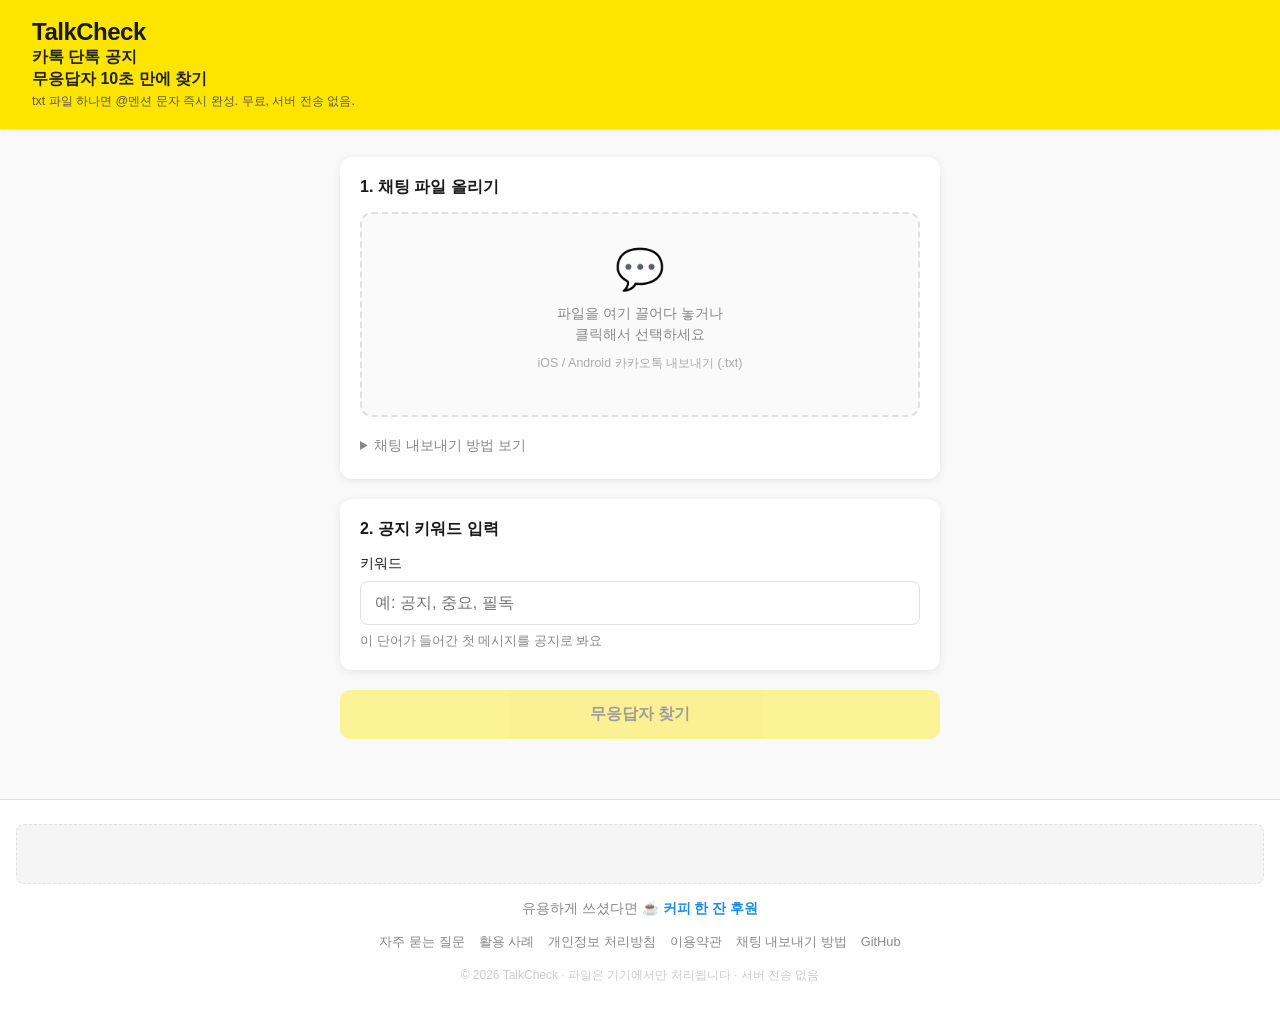
<file: index.html>
<!DOCTYPE html>
<html lang="ko">
<head>
  <meta charset="UTF-8">
  <meta name="viewport" content="width=device-width, initial-scale=1.0">
  <title>카톡 단톡 무응답자 10초 만에 찾기 — TalkCheck</title>
  <meta name="description" content="카카오톡 대화 내보내기 .txt 파일을 올리면 공지 확인 안 한 멤버를 자동으로 찾아드려요. @멘션 텍스트 즉시 완성. 모든 처리는 브라우저 내부 — 서버 전송 0. 완전 무료.">
  <meta name="keywords" content="카톡 공지 확인 안 한 사람, 카카오톡 단톡방 무응답자, 카톡 공지 읽씹, 단체방 공지 멘션, 카카오톡 대화 내보내기 분석">
  <meta name="author" content="TalkCheck">
  <link rel="canonical" href="https://dorisurararara-crypto.github.io/talkcheck/">
  <meta property="og:type" content="website">
  <meta property="og:url" content="https://dorisurararara-crypto.github.io/talkcheck/">
  <meta property="og:title" content="카톡 단톡 무응답자 10초 만에 찾기 — TalkCheck">
  <meta property="og:description" content="공지 보내고 누가 확인 안 했는지 일일이 세는 거 그만. txt 파일 하나면 @멘션 문자 즉시 완성. 서버 전송 0.">
  <meta property="og:image" content="https://dorisurararara-crypto.github.io/talkcheck/og-image.png">
  <meta property="og:image:width" content="1200">
  <meta property="og:image:height" content="630">
  <meta property="og:locale" content="ko_KR">
  <meta name="twitter:card" content="summary_large_image">
  <meta name="twitter:title" content="카톡 단톡 무응답자 10초 만에 찾기 — TalkCheck">
  <meta name="twitter:description" content="txt 파일 드래그 → 키워드 입력 → @멘션 완성. 무료, 서버 없음.">
  <meta name="twitter:image" content="https://dorisurararara-crypto.github.io/talkcheck/og-image.png">
  <meta name="theme-color" content="#FEE500">
  <meta name="apple-mobile-web-app-title" content="톡체크">
  <meta name="apple-mobile-web-app-capable" content="yes">
  <link rel="stylesheet" href="css/style.css">
  <link rel="manifest" href="pwa/manifest.json">
  <link rel="icon" href="favicon.svg" type="image/svg+xml">
  <script type="application/ld+json">
  {
    "@context": "https://schema.org",
    "@type": "WebApplication",
    "name": "TalkCheck",
    "alternateName": "톡체크",
    "description": "카카오톡 단체 채팅방 대화 내보내기 파일로 공지 무응답자를 찾아 @멘션 텍스트를 자동 생성합니다. 서버 전송 0, 완전 무료.",
    "url": "https://dorisurararara-crypto.github.io/talkcheck/",
    "applicationCategory": "UtilitiesApplication",
    "operatingSystem": "Any",
    "inLanguage": "ko-KR",
    "featureList": [
      "카카오톡 iOS/Android 내보내기 파일 자동 감지",
      "공지 키워드 지정 무응답자 추출",
      "@멘션 텍스트 원클릭 생성",
      "브라우저 내부 처리 — 서버 전송 없음",
      "PWA 오프라인 지원"
    ],
    "offers": {
      "@type": "Offer",
      "price": "0",
      "priceCurrency": "KRW"
    },
    "screenshot": "https://dorisurararara-crypto.github.io/talkcheck/og-image.png"
  }
  </script>
  <!-- GoatCounter 분석 (무료 100k/월) -->
  <script data-goatcounter="https://talkcheck.goatcounter.com/count"
          async src="//gc.zgo.at/count.js"></script>
  <!-- AdSense placeholder — 승인 후 activate_adsense.sh 실행 시 ca-pub-PLACEHOLDER → 실 ID 교체 -->
  <script async src="https://pagead2.googlesyndication.com/pagead/js/adsbygoogle.js?client=ca-pub-8170207135799034" crossorigin="anonymous"></script>
</head>
<body>
  <header>
    <div>
      <div class="logo">TalkCheck</div>
      <div class="subtitle">카톡 단톡 공지<br>무응답자 10초 만에 찾기</div>
      <p class="hero-subhead">txt 파일 하나면 @멘션 문자 즉시 완성. 무료, 서버 전송 없음.</p>
    </div>
  </header>

  <main>
    <!-- Step 1: 파일 업로드 -->
    <div class="card">
      <h2>1. 채팅 파일 올리기</h2>
      <div class="drop-zone" id="dropZone" role="button" tabindex="0" aria-label="채팅 파일 선택 또는 드래그앤드롭">
        <span class="icon">💬</span>
        <p>파일을 여기 끌어다 놓거나<br>클릭해서 선택하세요</p>
        <p style="font-size:0.78rem;margin-top:8px;color:#aaa">iOS / Android 카카오톡 내보내기 (.txt)</p>
        <p class="file-name" id="fileName" aria-live="polite"></p>
      </div>
      <input type="file" id="fileInput" accept=".txt" aria-hidden="true">

      <details style="margin-top:16px;">
        <summary style="cursor:pointer;font-size:0.85rem;color:#888;padding:4px 0;">채팅 내보내기 방법 보기</summary>
        <div class="how-to" style="margin-top:12px;">
          <ol>
            <li><strong>iOS:</strong> 채팅방 → 우측 상단 메뉴 → 대화 내용 내보내기 → 파일로 저장</li>
            <li><strong>Android:</strong> 채팅방 → 우측 상단 ⋮ → 채팅방 서랍 → 채팅방 관리 → 대화내용 내보내기</li>
          </ol>
        </div>
      </details>
    </div>

    <!-- Step 2: 공지 키워드 -->
    <div class="card">
      <h2>2. 공지 키워드 입력</h2>
      <div class="input-group">
        <label for="keyword">키워드</label>
        <input type="text" id="keyword" placeholder="예: 공지, 중요, 필독" maxlength="50" autocomplete="off">
        <p class="input-hint">이 단어가 들어간 첫 메시지를 공지로 봐요</p>
      </div>
    </div>

    <!-- 실행 버튼 -->
    <button class="btn btn-primary" id="analyzeBtn" disabled>
      무응답자 찾기
    </button>

    <!-- 로딩 -->
    <div class="loading" id="loading" aria-live="polite">분석 중...</div>

    <!-- 에러 -->
    <div class="error-msg" id="errorMsg" role="alert" aria-live="assertive"></div>

    <!-- 결과 -->
    <div id="resultSection" aria-live="polite">
      <!-- 공지 정보 -->
      <div class="card">
        <div class="announcement-info" id="announcementInfo"></div>
        <div class="result-meta" id="resultMeta"></div>

        <!-- 무응답자 없음 -->
        <div class="no-result" id="noNonResponders" style="display:none;">
          <span class="icon">✅</span>
          모든 멤버가 응답했어요! ✅
        </div>

        <!-- 무응답자 있음 -->
        <div id="nonResponderSection" style="display:none;">
          <div class="responder-status" id="responderStatus"></div>
          <ul class="nonresponder-list" id="nonResponderList"></ul>

          <h2 style="font-size:0.95rem;margin-bottom:8px;">@멘션 텍스트</h2>
          <div class="mention-box" id="mentionBox" aria-label="복사할 멘션 텍스트"></div>
          <button class="btn btn-copy" id="copyBtn">
            📋 복사하기
          </button>

          <!-- Toss 도네이션 CTA — 복사 직후 최고 전환 시점 -->
          <div class="donate-cta" id="donateCta" style="display:none;">
            <p class="donate-text">도움이 됐다면 ☕ 커피 한 잔 후원해주세요</p>
            <a class="btn btn-donate" href="https://toss.me/dorisurararara" target="_blank" rel="noopener" id="tossCta">
              토스로 후원하기
            </a>
          </div>
        </div>
      </div>
    </div>
  </main>

  <footer>
    <!-- AdSense placeholder -->
    <div class="footer-ads" id="adsPlaceholder">
      <ins class="adsbygoogle"
           style="display:block"
           data-ad-client="ca-pub-8170207135799034"
           data-ad-slot="6361552920"
           data-ad-format="auto"
           data-full-width-responsive="true"></ins>
      <script>(adsbygoogle = window.adsbygoogle || []).push({});</script>
    </div>

    <!-- Toss 도네이션 -->
    <div class="footer-donate">
      유용하게 쓰셨다면 ☕ <a href="https://toss.me/dorisurararara" target="_blank" rel="noopener" id="tossLink"><strong>커피 한 잔 후원</strong></a>
    </div>

    <div class="footer-links">
      <a href="docs/faq.html">자주 묻는 질문</a>
      <a href="docs/use-cases.html">활용 사례</a>
      <a href="docs/privacy.html">개인정보 처리방침</a>
      <a href="docs/terms.html">이용약관</a>
      <a href="docs/how-to-export.html">채팅 내보내기 방법</a>
      <a href="https://github.com/dorisurararara-crypto/talkcheck" target="_blank" rel="noopener">GitHub</a>
    </div>

    <div style="font-size:0.75rem;color:#ccc;">
      &copy; 2026 TalkCheck · 파일은 기기에서만 처리됩니다 · 서버 전송 없음
    </div>
  </footer>

  <script src="js/parser.js"></script>
  <script src="js/analyzer.js"></script>
  <script src="js/ui.js"></script>
  <script src="js/ab.js"></script>
  <script src="js/analytics.js"></script>
  <script>
    // ── 앱 초기화 ──
    const dropZone = document.getElementById('dropZone');
    const fileInput = document.getElementById('fileInput');
    const fileNameEl = document.getElementById('fileName');
    const keywordInput = document.getElementById('keyword');
    const analyzeBtn = document.getElementById('analyzeBtn');
    const loading = document.getElementById('loading');
    const errorMsg = document.getElementById('errorMsg');
    const resultSection = document.getElementById('resultSection');
    const announcementInfo = document.getElementById('announcementInfo');
    const resultMeta = document.getElementById('resultMeta');
    const noNonResponders = document.getElementById('noNonResponders');
    const nonResponderSection = document.getElementById('nonResponderSection');
    const responderStatus = document.getElementById('responderStatus');
    const nonResponderList = document.getElementById('nonResponderList');
    const mentionBox = document.getElementById('mentionBox');
    const copyBtn = document.getElementById('copyBtn');

    let parsedData = null;

    // 키워드 저장/복원
    const KEYWORD_KEY = 'talkcheck.lastKeyword';
    const saved = localStorage.getItem(KEYWORD_KEY);
    if (saved) keywordInput.value = saved;
    keywordInput.addEventListener('input', () => {
      localStorage.setItem(KEYWORD_KEY, keywordInput.value);
    });

    // 파일 피커 초기화
    initFilePicker(dropZone, fileInput, async (file) => {
      fileNameEl.textContent = file.name;
      showError('');
      loading.classList.add('visible');
      analyzeBtn.disabled = true;

      try {
        const text = await readFileAsText(file);
        parsedData = parseKakaoTxt(text);

        if (parsedData.format === 'unknown') {
          showError('카카오톡 txt 파일만 됩니다. 채팅방 → 대화 내보내기 → 파일로 저장 후 다시 올려보세요.');
          parsedData = null;
        } else {
          analyzeBtn.disabled = false;
          trackEvent('file_parsed');
        }
      } catch (e) {
        showError('파일을 읽을 수 없어요. 카카오톡 최신 버전으로 다시 내보내기 해보세요.');
        parsedData = null;
      } finally {
        loading.classList.remove('visible');
      }
    });

    // 분석 실행
    analyzeBtn.addEventListener('click', () => {
      if (!parsedData) return;
      const keyword = keywordInput.value.trim();
      if (!keyword) {
        showError('공지 키워드를 입력해주세요.');
        keywordInput.focus();
        return;
      }

      showError('');
      const { messages, members, format } = parsedData;
      const { announcedAt, announcerAuthor, matched } = detectAnnouncement(messages, keyword);

      if (!matched) {
        showError(`"${keyword}"가 포함된 공지를 찾지 못했어요. 키워드를 바꿔보세요. 채팅에서 실제 쓴 단어 그대로 입력하면 잘 돼요.`);
        return;
      }

      const { responders, nonResponders } = computeNonResponders(messages, members, announcedAt, announcerAuthor);
      const mentionText = buildMentionText(nonResponders);

      // 공지 정보 표시
      announcementInfo.innerHTML =
        `📢 공지: <strong>${announcerAuthor}</strong> · ${formatDate(announcedAt)}`;

      // 결과 메타
      resultMeta.innerHTML =
        `전체 <span>${members.size}명</span> 중 <span>${responders.length}명</span> 응답 완료`;

      if (nonResponders.length === 0) {
        noNonResponders.style.display = 'block';
        nonResponderSection.style.display = 'none';
      } else {
        noNonResponders.style.display = 'none';
        nonResponderSection.style.display = 'block';

        // 배지
        responderStatus.innerHTML =
          `<span class="badge badge-red">${nonResponders.length}명이 아직 응답 안 했어요</span>` +
          `<span class="badge badge-green">✓ ${responders.length}명 응답 완료</span>`;

        // 무응답자 목록
        nonResponderList.innerHTML = nonResponders
          .map(name => `<li>${escapeHtml(name)}</li>`)
          .join('');

        // 멘션 텍스트
        mentionBox.textContent = mentionText;
      }

      resultSection.classList.add('visible');
      resultSection.scrollIntoView({ behavior: 'smooth', block: 'start' });
      trackEvent('result_shown');
    });

    // 복사 버튼
    copyBtn.addEventListener('click', async () => {
      const text = mentionBox.textContent;
      const ok = await copyToClipboard(text);
      if (ok) {
        copyBtn.textContent = '✓ 복사됐어요';
        copyBtn.classList.add('copied');
        setTimeout(() => {
          copyBtn.textContent = '📋 복사하기';
          copyBtn.classList.remove('copied');
        }, 2000);
        trackEvent('result_copied');        // 변형 미분리 (범용 집계)
        trackEventAB('copy_btn_click');     // A/B lift 계산용
        // 복사 성공 시 Toss CTA 노출
        const donateCta = document.getElementById('donateCta');
        if (donateCta) donateCta.style.display = 'block';
      }
    });

    // 유틸
    // Toss CTA 클릭 추적
    const tossCta = document.getElementById('tossCta');
    if (tossCta) {
      tossCta.addEventListener('click', () => trackEvent('toss_cta_click'));
    }

    function showError(msg) {
      if (msg) {
        errorMsg.textContent = msg;
        errorMsg.classList.add('visible');
        resultSection.classList.remove('visible');
      } else {
        errorMsg.textContent = '';
        errorMsg.classList.remove('visible');
      }
    }

    function formatDate(date) {
      if (!date) return '';
      return date.toLocaleString('ko-KR', {
        month: 'long', day: 'numeric',
        hour: '2-digit', minute: '2-digit'
      });
    }

    function escapeHtml(str) {
      return str
        .replace(/&/g, '&amp;')
        .replace(/</g, '&lt;')
        .replace(/>/g, '&gt;')
        .replace(/"/g, '&quot;')
        .replace(/'/g, '&#039;');
    }

    // Toss 후원 클릭 추적
    const tossLink = document.getElementById('tossLink');
    if (tossLink) {
      tossLink.addEventListener('click', () => trackEvent('toss_donate_click'));
    }

    // PWA 서비스 워커 등록 — 루트 상대 경로 (GitHub Pages 서브디렉토리 호환)
    if ('serviceWorker' in navigator) {
      navigator.serviceWorker.register('./service-worker.js').catch(() => {});
    }
  </script>
</body>
</html>
</file>
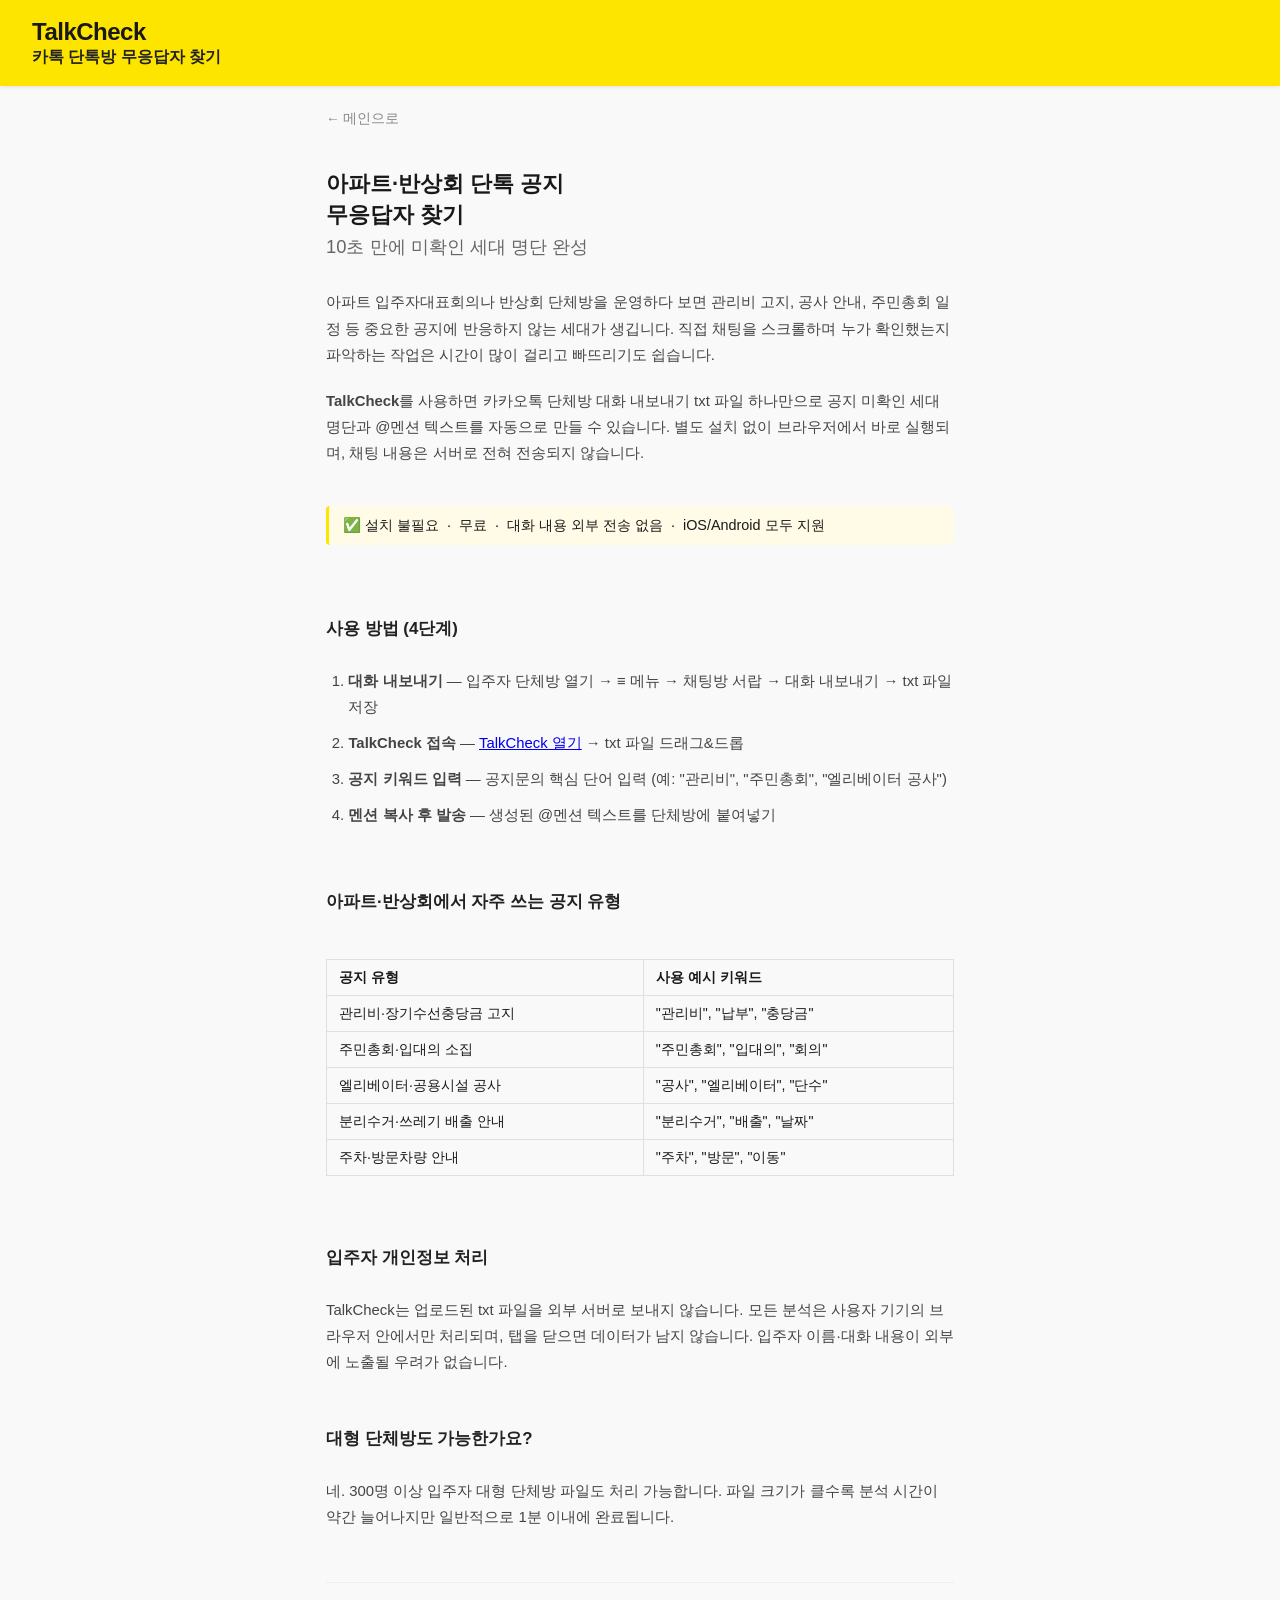
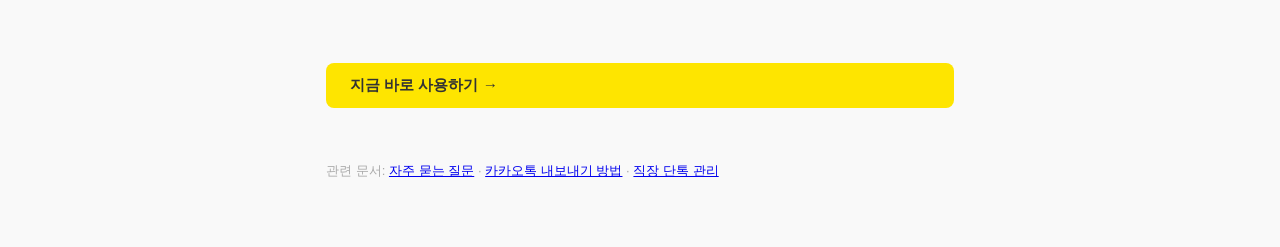
<file: docs/apartment-notice.html>
<!DOCTYPE html>
<html lang="ko">
<head>
  <meta charset="UTF-8">
  <meta name="viewport" content="width=device-width, initial-scale=1.0">
  <title>아파트·반상회 단톡 공지 무응답자 찾기 — TalkCheck</title>
  <meta name="description" content="아파트 입주자대표회의·반상회 단톡방 공지 확인 안 한 세대 10초 만에 파악. 카카오톡 txt 파일 업로드 → @멘션 명단 자동 생성. 개인정보 서버 전송 없음, 무료.">
  <link rel="canonical" href="https://dorisurararara-crypto.github.io/talkcheck/docs/apartment-notice.html">
  <meta property="og:title" content="아파트·반상회 단톡 공지 무응답자 찾기 — TalkCheck">
  <meta property="og:description" content="아파트 관리비, 주민총회, 공사 안내 등 단톡 공지 후 미확인 세대 자동 추출. 무료.">
  <meta property="og:url" content="https://dorisurararara-crypto.github.io/talkcheck/docs/apartment-notice.html">
  <meta property="og:type" content="article">
  <meta property="og:locale" content="ko_KR">
  <meta property="og:image" content="https://dorisurararara-crypto.github.io/talkcheck/og-image.png">
  <meta name="twitter:card" content="summary_large_image">
  <meta name="twitter:title" content="아파트·반상회 단톡 공지 무응답자 찾기 — TalkCheck">
  <meta name="twitter:description" content="아파트 단톡 미확인 세대 명단 자동 추출. txt 파일 하나면 충분.">
  <link rel="stylesheet" href="../css/style.css">
  <script type="application/ld+json">
  {
    "@context": "https://schema.org",
    "@type": "HowTo",
    "name": "아파트·반상회 단톡방 공지 미확인 세대 찾기",
    "description": "아파트 입주자대표회의나 반상회 카카오톡 단체방에서 공지 미확인 세대를 자동 추출하는 방법",
    "totalTime": "PT1M",
    "supply": [
      {"@type": "HowToSupply", "name": "아파트 입주자 단체방 카카오톡 대화 내보내기 txt 파일"}
    ],
    "tool": [
      {"@type": "HowToTool", "name": "TalkCheck 웹 서비스 (무료, 설치 불필요)"}
    ],
    "step": [
      {
        "@type": "HowToStep",
        "position": 1,
        "name": "단체방 대화 내보내기",
        "text": "아파트 입주자 단체방 → ≡ 메뉴 → 채팅방 서랍 → 대화 내보내기 → txt 저장"
      },
      {
        "@type": "HowToStep",
        "position": 2,
        "name": "TalkCheck에 파일 업로드",
        "text": "TalkCheck 접속 후 txt 파일 드래그&드롭"
      },
      {
        "@type": "HowToStep",
        "position": 3,
        "name": "공지 키워드 설정",
        "text": "공지에 포함된 단어 입력 (예: '관리비', '주민총회', '공사')"
      },
      {
        "@type": "HowToStep",
        "position": 4,
        "name": "미확인 세대 명단 복사",
        "text": "자동 생성된 @멘션 텍스트 복사 → 단체방에 붙여넣기"
      }
    ]
  }
  </script>
  <style>
    main { max-width: 660px; margin: 0 auto; padding: 24px 16px 64px; }
    h1 { font-size: 1.35rem; margin-bottom: 8px; line-height: 1.45; }
    h2 { font-size: 1.05rem; margin-top: 32px; margin-bottom: 8px; color: #222; }
    p, li { font-size: 0.93rem; line-height: 1.75; color: #444; }
    li { margin-bottom: 5px; }
    .back { display: inline-block; margin-bottom: 20px; font-size: 0.85rem; color: #888; text-decoration: none; }
    .back:hover { color: #333; }
    .highlight { background: #fffbe6; border-left: 3px solid #FEE500; padding: 10px 14px; border-radius: 4px; font-size: 0.9rem; margin: 20px 0; }
    .cta { display: inline-block; margin-top: 28px; padding: 12px 24px; background: #FEE500; color: #333; font-weight: bold; border-radius: 8px; text-decoration: none; font-size: 0.95rem; }
    .cta:hover { background: #f5d800; }
    ol { padding-left: 1.4em; }
    ol li { margin-bottom: 10px; }
    table { width: 100%; border-collapse: collapse; font-size: 0.88rem; margin: 18px 0; }
    th, td { border: 1px solid #e0e0e0; padding: 8px 12px; text-align: left; }
    th { background: #f9f9f9; font-weight: 600; }
    hr { border: none; border-top: 1px solid #eee; margin: 32px 0; }
  </style>
</head>
<body>
  <header>
    <div>
      <div class="logo">TalkCheck</div>
      <div class="subtitle">카톡 단톡방 무응답자 찾기</div>
    </div>
  </header>
  <main>
    <a href="../index.html" class="back">← 메인으로</a>

    <h1>아파트·반상회 단톡 공지<br>무응답자 찾기<br><span style="font-size:0.85em;font-weight:400;color:#666">10초 만에 미확인 세대 명단 완성</span></h1>

    <p>아파트 입주자대표회의나 반상회 단체방을 운영하다 보면 관리비 고지, 공사 안내, 주민총회 일정 등 중요한 공지에 반응하지 않는 세대가 생깁니다. 직접 채팅을 스크롤하며 누가 확인했는지 파악하는 작업은 시간이 많이 걸리고 빠뜨리기도 쉽습니다.</p>

    <p><strong>TalkCheck</strong>를 사용하면 카카오톡 단체방 대화 내보내기 txt 파일 하나만으로 공지 미확인 세대 명단과 @멘션 텍스트를 자동으로 만들 수 있습니다. 별도 설치 없이 브라우저에서 바로 실행되며, 채팅 내용은 서버로 전혀 전송되지 않습니다.</p>

    <div class="highlight">
      ✅ 설치 불필요 &nbsp;·&nbsp; 무료 &nbsp;·&nbsp; 대화 내용 외부 전송 없음 &nbsp;·&nbsp; iOS/Android 모두 지원
    </div>

    <h2>사용 방법 (4단계)</h2>
    <ol>
      <li><strong>대화 내보내기</strong> — 입주자 단체방 열기 → ≡ 메뉴 → 채팅방 서랍 → 대화 내보내기 → txt 파일 저장</li>
      <li><strong>TalkCheck 접속</strong> — <a href="../index.html">TalkCheck 열기</a> → txt 파일 드래그&드롭</li>
      <li><strong>공지 키워드 입력</strong> — 공지문의 핵심 단어 입력 (예: "관리비", "주민총회", "엘리베이터 공사")</li>
      <li><strong>멘션 복사 후 발송</strong> — 생성된 @멘션 텍스트를 단체방에 붙여넣기</li>
    </ol>

    <h2>아파트·반상회에서 자주 쓰는 공지 유형</h2>
    <table>
      <tr><th>공지 유형</th><th>사용 예시 키워드</th></tr>
      <tr><td>관리비·장기수선충당금 고지</td><td>"관리비", "납부", "충당금"</td></tr>
      <tr><td>주민총회·입대의 소집</td><td>"주민총회", "입대의", "회의"</td></tr>
      <tr><td>엘리베이터·공용시설 공사</td><td>"공사", "엘리베이터", "단수"</td></tr>
      <tr><td>분리수거·쓰레기 배출 안내</td><td>"분리수거", "배출", "날짜"</td></tr>
      <tr><td>주차·방문차량 안내</td><td>"주차", "방문", "이동"</td></tr>
    </table>

    <h2>입주자 개인정보 처리</h2>
    <p>TalkCheck는 업로드된 txt 파일을 외부 서버로 보내지 않습니다. 모든 분석은 사용자 기기의 브라우저 안에서만 처리되며, 탭을 닫으면 데이터가 남지 않습니다. 입주자 이름·대화 내용이 외부에 노출될 우려가 없습니다.</p>

    <h2>대형 단체방도 가능한가요?</h2>
    <p>네. 300명 이상 입주자 대형 단체방 파일도 처리 가능합니다. 파일 크기가 클수록 분석 시간이 약간 늘어나지만 일반적으로 1분 이내에 완료됩니다.</p>

    <hr>

    <a href="../index.html" class="cta">지금 바로 사용하기 →</a>

    <p style="margin-top:32px;font-size:0.82rem;color:#aaa">관련 문서: <a href="faq.html">자주 묻는 질문</a> · <a href="how-to-export.html">카카오톡 내보내기 방법</a> · <a href="work-group-chat-management.html">직장 단톡 관리</a></p>
  </main>
</body>
</html>
</file>
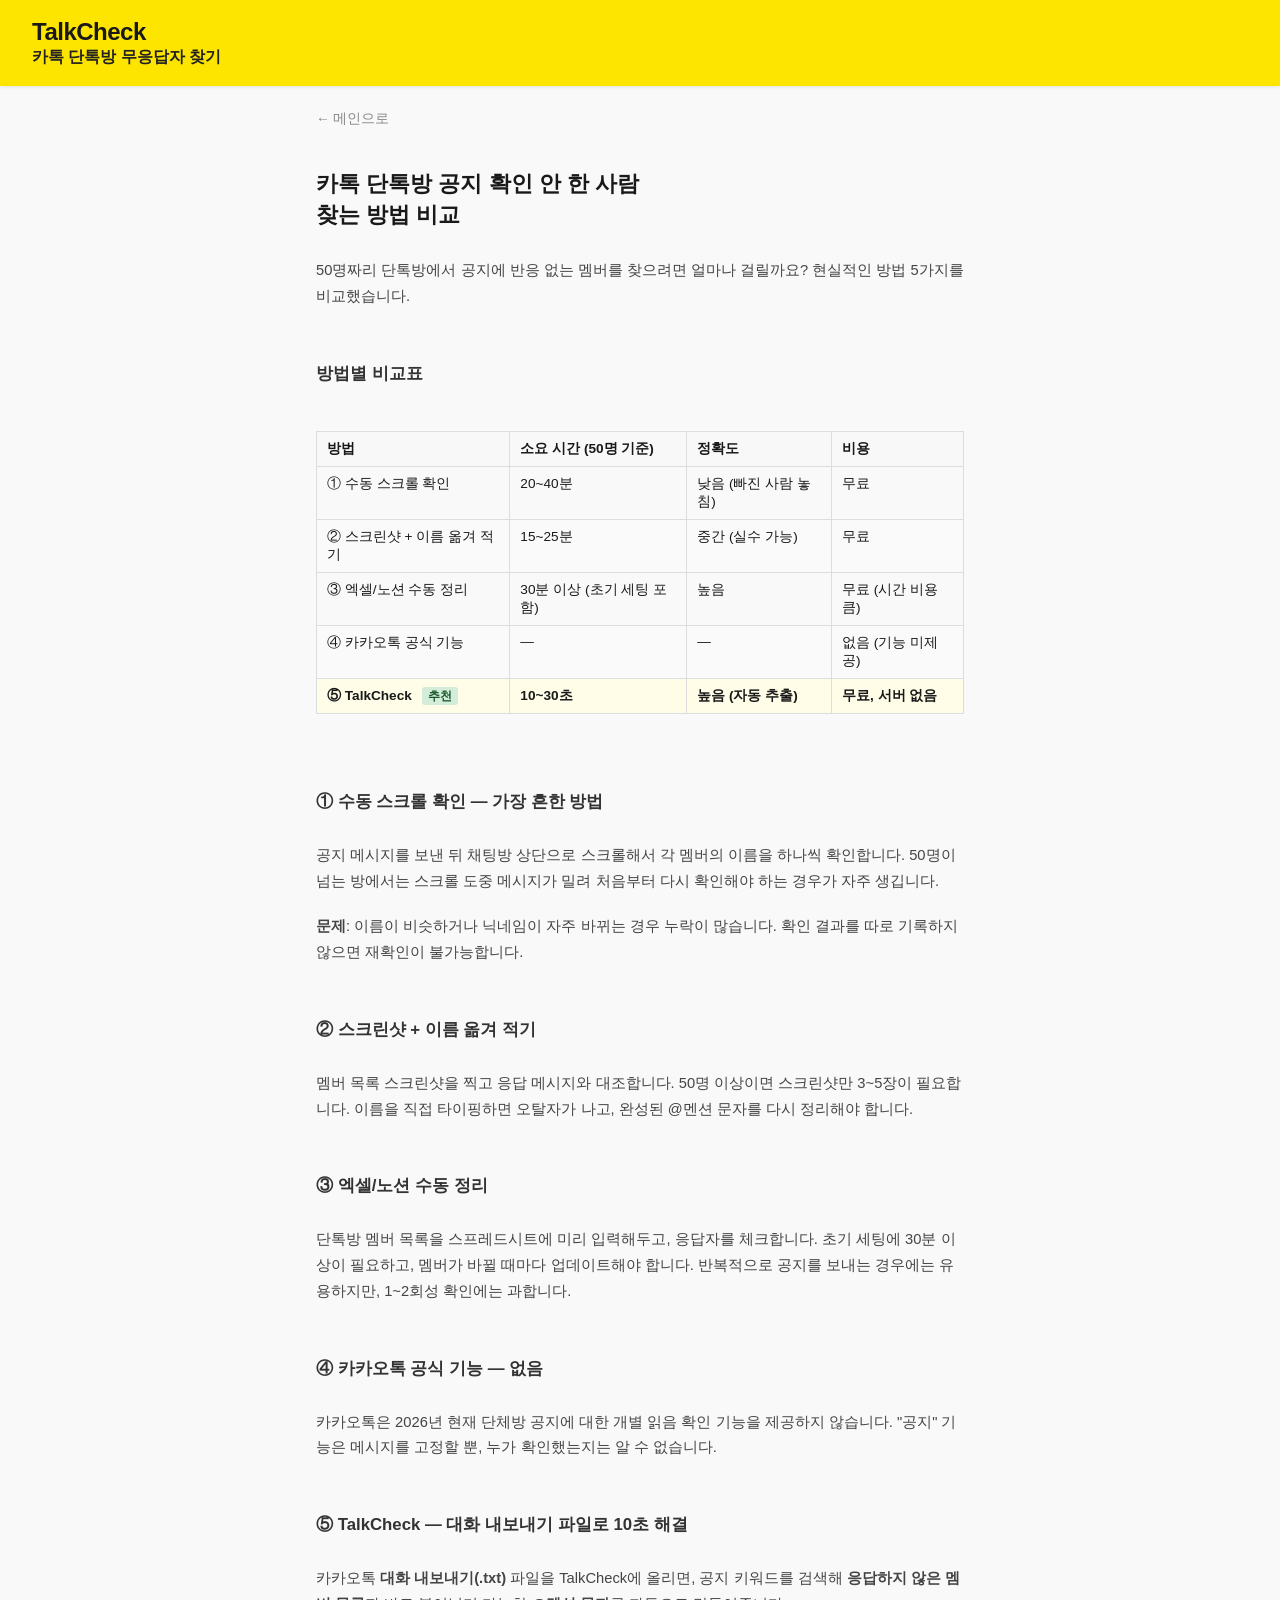
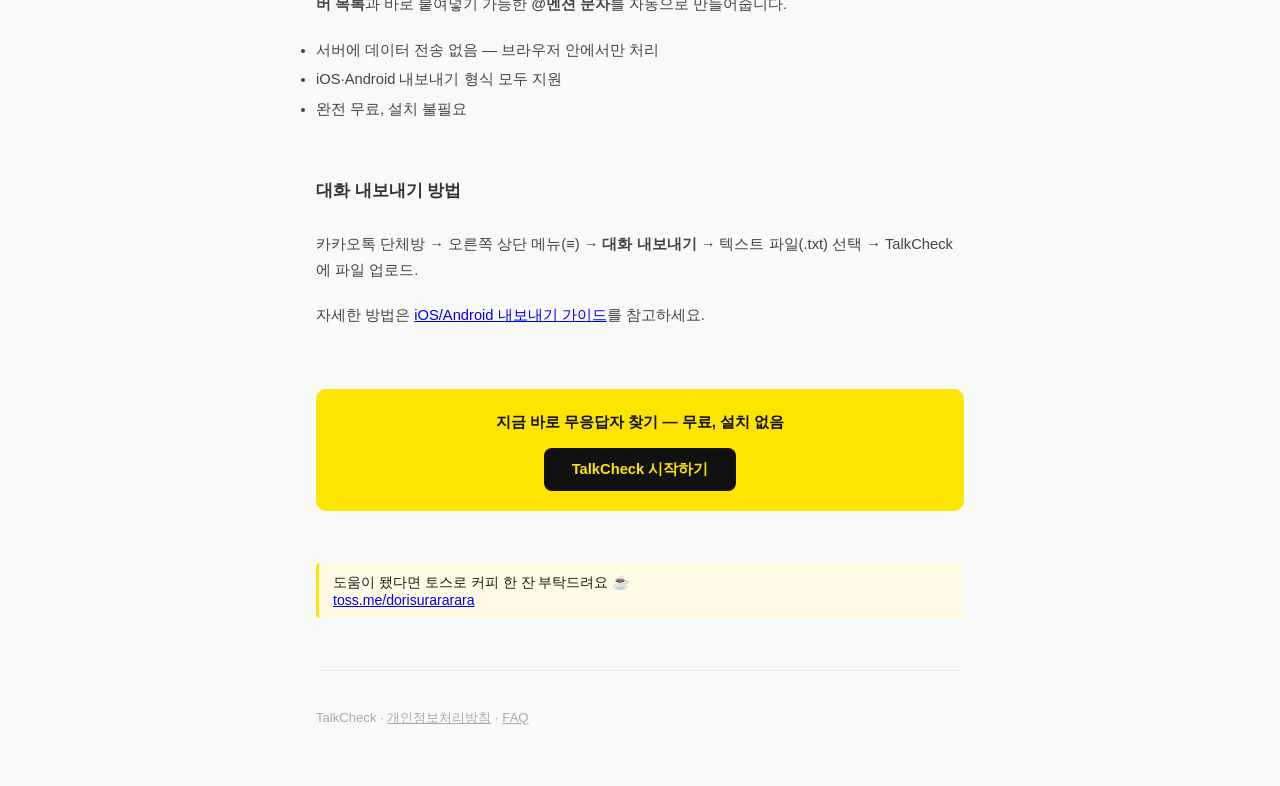
<file: docs/compare.html>
<!DOCTYPE html>
<html lang="ko">
<head>
  <meta charset="UTF-8">
  <meta name="viewport" content="width=device-width, initial-scale=1.0">
  <title>카톡 단톡방 공지 확인 안 한 사람 찾는 방법 비교 — TalkCheck</title>
  <meta name="description" content="카카오톡 단체방에서 공지 확인 안 한 멤버를 찾는 방법 5가지 비교. 수동 스크롤·스크린샷·엑셀·앱·TalkCheck 중 가장 빠른 방법은?">
  <link rel="canonical" href="https://dorisurararara-crypto.github.io/talkcheck/docs/compare.html">
  <meta property="og:title" content="카톡 단톡방 공지 무응답자 찾기 — 방법 비교">
  <meta property="og:description" content="수동 스크롤 vs 스크린샷 vs 엑셀 vs TalkCheck. 50명 단톡방 기준 소요 시간 비교.">
  <meta property="og:url" content="https://dorisurararara-crypto.github.io/talkcheck/docs/compare.html">
  <meta property="og:type" content="article">
  <meta property="og:locale" content="ko_KR">
  <meta name="twitter:card" content="summary">
  <meta name="twitter:title" content="카톡 단톡방 무응답자 찾기 방법 비교 — TalkCheck">
  <meta name="twitter:description" content="수동 vs 엑셀 vs TalkCheck. 50명 단톡방 기준 10초 vs 20분.">
  <link rel="stylesheet" href="../css/style.css">
  <script type="application/ld+json">
  {
    "@context": "https://schema.org",
    "@type": "Article",
    "headline": "카톡 단톡방 공지 확인 안 한 사람 찾는 방법 비교",
    "description": "카카오톡 단체방에서 공지 무응답자를 찾는 5가지 방법을 소요 시간·정확도·편의성 기준으로 비교합니다.",
    "author": {"@type": "Organization", "name": "TalkCheck"},
    "datePublished": "2026-05-03",
    "dateModified": "2026-05-03",
    "url": "https://dorisurararara-crypto.github.io/talkcheck/docs/compare.html",
    "publisher": {"@type": "Organization", "name": "TalkCheck", "url": "https://dorisurararara-crypto.github.io/talkcheck/"}
  }
  </script>
  <!-- GoatCounter 분석 (무료 100k/월) -->
  <script data-goatcounter="https://talkcheck.goatcounter.com/count"
          async src="//gc.zgo.at/count.js"></script>
  <style>
    main { max-width: 680px; margin: 0 auto; padding: 24px 16px 56px; }
    h1 { font-size: 1.4rem; margin-bottom: 8px; line-height: 1.4; }
    h2 { font-size: 1.05rem; margin-top: 32px; margin-bottom: 10px; color: #333; }
    p, li { font-size: 0.92rem; line-height: 1.75; color: #444; }
    li { margin-bottom: 4px; }
    .back { display: inline-block; margin-bottom: 20px; font-size: 0.85rem; color: #888; text-decoration: none; }
    .back:hover { color: #333; }
    .tag { font-size: 0.78rem; background: #fff3cd; color: #856404; padding: 2px 6px; border-radius: 3px; margin-left: 6px; vertical-align: middle; }
    .tag.best { background: #d4edda; color: #155724; }

    table { width: 100%; border-collapse: collapse; margin: 16px 0 24px; font-size: 0.85rem; }
    th { background: #f8f8f8; border: 1px solid #ddd; padding: 8px 10px; text-align: left; font-weight: 600; }
    td { border: 1px solid #ddd; padding: 8px 10px; vertical-align: top; }
    tr:nth-child(even) td { background: #fafafa; }
    .highlight td { background: #fffde7 !important; }

    .cta-box { background: #FEE500; border-radius: 10px; padding: 20px 24px; text-align: center; margin-top: 40px; }
    .cta-box p { color: #111; margin: 0 0 12px; font-weight: 600; font-size: 0.95rem; }
    .cta-btn { display: inline-block; background: #111; color: #FEE500; text-decoration: none;
                padding: 12px 28px; border-radius: 8px; font-size: 0.92rem; font-weight: 700; }
    .cta-btn:hover { opacity: 0.85; }

    .donate { background: #fffbe6; border-left: 3px solid #FEE500; padding: 10px 14px; border-radius: 4px; font-size: 0.88rem; margin-top: 32px; }
  </style>
</head>
<body>
  <header>
    <div>
      <div class="logo">TalkCheck</div>
      <div class="subtitle">카톡 단톡방 무응답자 찾기</div>
    </div>
  </header>
  <main>
    <a href="../index.html" class="back">← 메인으로</a>

    <h1>카톡 단톡방 공지 확인 안 한 사람<br>찾는 방법 비교</h1>
    <p>50명짜리 단톡방에서 공지에 반응 없는 멤버를 찾으려면 얼마나 걸릴까요? 현실적인 방법 5가지를 비교했습니다.</p>

    <h2>방법별 비교표</h2>
    <table>
      <thead>
        <tr>
          <th>방법</th>
          <th>소요 시간 (50명 기준)</th>
          <th>정확도</th>
          <th>비용</th>
        </tr>
      </thead>
      <tbody>
        <tr>
          <td>① 수동 스크롤 확인</td>
          <td>20~40분</td>
          <td>낮음 (빠진 사람 놓침)</td>
          <td>무료</td>
        </tr>
        <tr>
          <td>② 스크린샷 + 이름 옮겨 적기</td>
          <td>15~25분</td>
          <td>중간 (실수 가능)</td>
          <td>무료</td>
        </tr>
        <tr>
          <td>③ 엑셀/노션 수동 정리</td>
          <td>30분 이상 (초기 세팅 포함)</td>
          <td>높음</td>
          <td>무료 (시간 비용 큼)</td>
        </tr>
        <tr>
          <td>④ 카카오톡 공식 기능</td>
          <td>—</td>
          <td>—</td>
          <td>없음 (기능 미제공)</td>
        </tr>
        <tr class="highlight">
          <td><strong>⑤ TalkCheck <span class="tag best">추천</span></strong></td>
          <td><strong>10~30초</strong></td>
          <td><strong>높음 (자동 추출)</strong></td>
          <td><strong>무료, 서버 없음</strong></td>
        </tr>
      </tbody>
    </table>

    <h2>① 수동 스크롤 확인 — 가장 흔한 방법</h2>
    <p>공지 메시지를 보낸 뒤 채팅방 상단으로 스크롤해서 각 멤버의 이름을 하나씩 확인합니다. 50명이 넘는 방에서는 스크롤 도중 메시지가 밀려 처음부터 다시 확인해야 하는 경우가 자주 생깁니다.</p>
    <p><strong>문제</strong>: 이름이 비슷하거나 닉네임이 자주 바뀌는 경우 누락이 많습니다. 확인 결과를 따로 기록하지 않으면 재확인이 불가능합니다.</p>

    <h2>② 스크린샷 + 이름 옮겨 적기</h2>
    <p>멤버 목록 스크린샷을 찍고 응답 메시지와 대조합니다. 50명 이상이면 스크린샷만 3~5장이 필요합니다. 이름을 직접 타이핑하면 오탈자가 나고, 완성된 @멘션 문자를 다시 정리해야 합니다.</p>

    <h2>③ 엑셀/노션 수동 정리</h2>
    <p>단톡방 멤버 목록을 스프레드시트에 미리 입력해두고, 응답자를 체크합니다. 초기 세팅에 30분 이상이 필요하고, 멤버가 바뀔 때마다 업데이트해야 합니다. 반복적으로 공지를 보내는 경우에는 유용하지만, 1~2회성 확인에는 과합니다.</p>

    <h2>④ 카카오톡 공식 기능 — 없음</h2>
    <p>카카오톡은 2026년 현재 단체방 공지에 대한 개별 읽음 확인 기능을 제공하지 않습니다. "공지" 기능은 메시지를 고정할 뿐, 누가 확인했는지는 알 수 없습니다.</p>

    <h2>⑤ TalkCheck — 대화 내보내기 파일로 10초 해결</h2>
    <p>카카오톡 <strong>대화 내보내기(.txt)</strong> 파일을 TalkCheck에 올리면, 공지 키워드를 검색해 <strong>응답하지 않은 멤버 목록</strong>과 바로 붙여넣기 가능한 <strong>@멘션 문자</strong>를 자동으로 만들어줍니다.</p>
    <ul>
      <li>서버에 데이터 전송 없음 — 브라우저 안에서만 처리</li>
      <li>iOS·Android 내보내기 형식 모두 지원</li>
      <li>완전 무료, 설치 불필요</li>
    </ul>

    <h2>대화 내보내기 방법</h2>
    <p>카카오톡 단체방 → 오른쪽 상단 메뉴(≡) → <strong>대화 내보내기</strong> → 텍스트 파일(.txt) 선택 → TalkCheck에 파일 업로드.</p>
    <p>자세한 방법은 <a href="how-to-export.html">iOS/Android 내보내기 가이드</a>를 참고하세요.</p>

    <div class="cta-box">
      <p>지금 바로 무응답자 찾기 — 무료, 설치 없음</p>
      <a href="../index.html" class="cta-btn">TalkCheck 시작하기</a>
    </div>

    <div class="donate">
      도움이 됐다면 토스로 커피 한 잔 부탁드려요 ☕<br>
      <a href="https://toss.me/dorisurararara" target="_blank" rel="noopener">toss.me/dorisurararara</a>
    </div>

    <hr style="border:none;border-top:1px solid #eee;margin:32px 0 16px;">
    <p style="font-size:0.82rem;color:#aaa;">TalkCheck · <a href="privacy.html" style="color:#aaa;">개인정보처리방침</a> · <a href="faq.html" style="color:#aaa;">FAQ</a></p>
  </main>
</body>
</html>
</file>
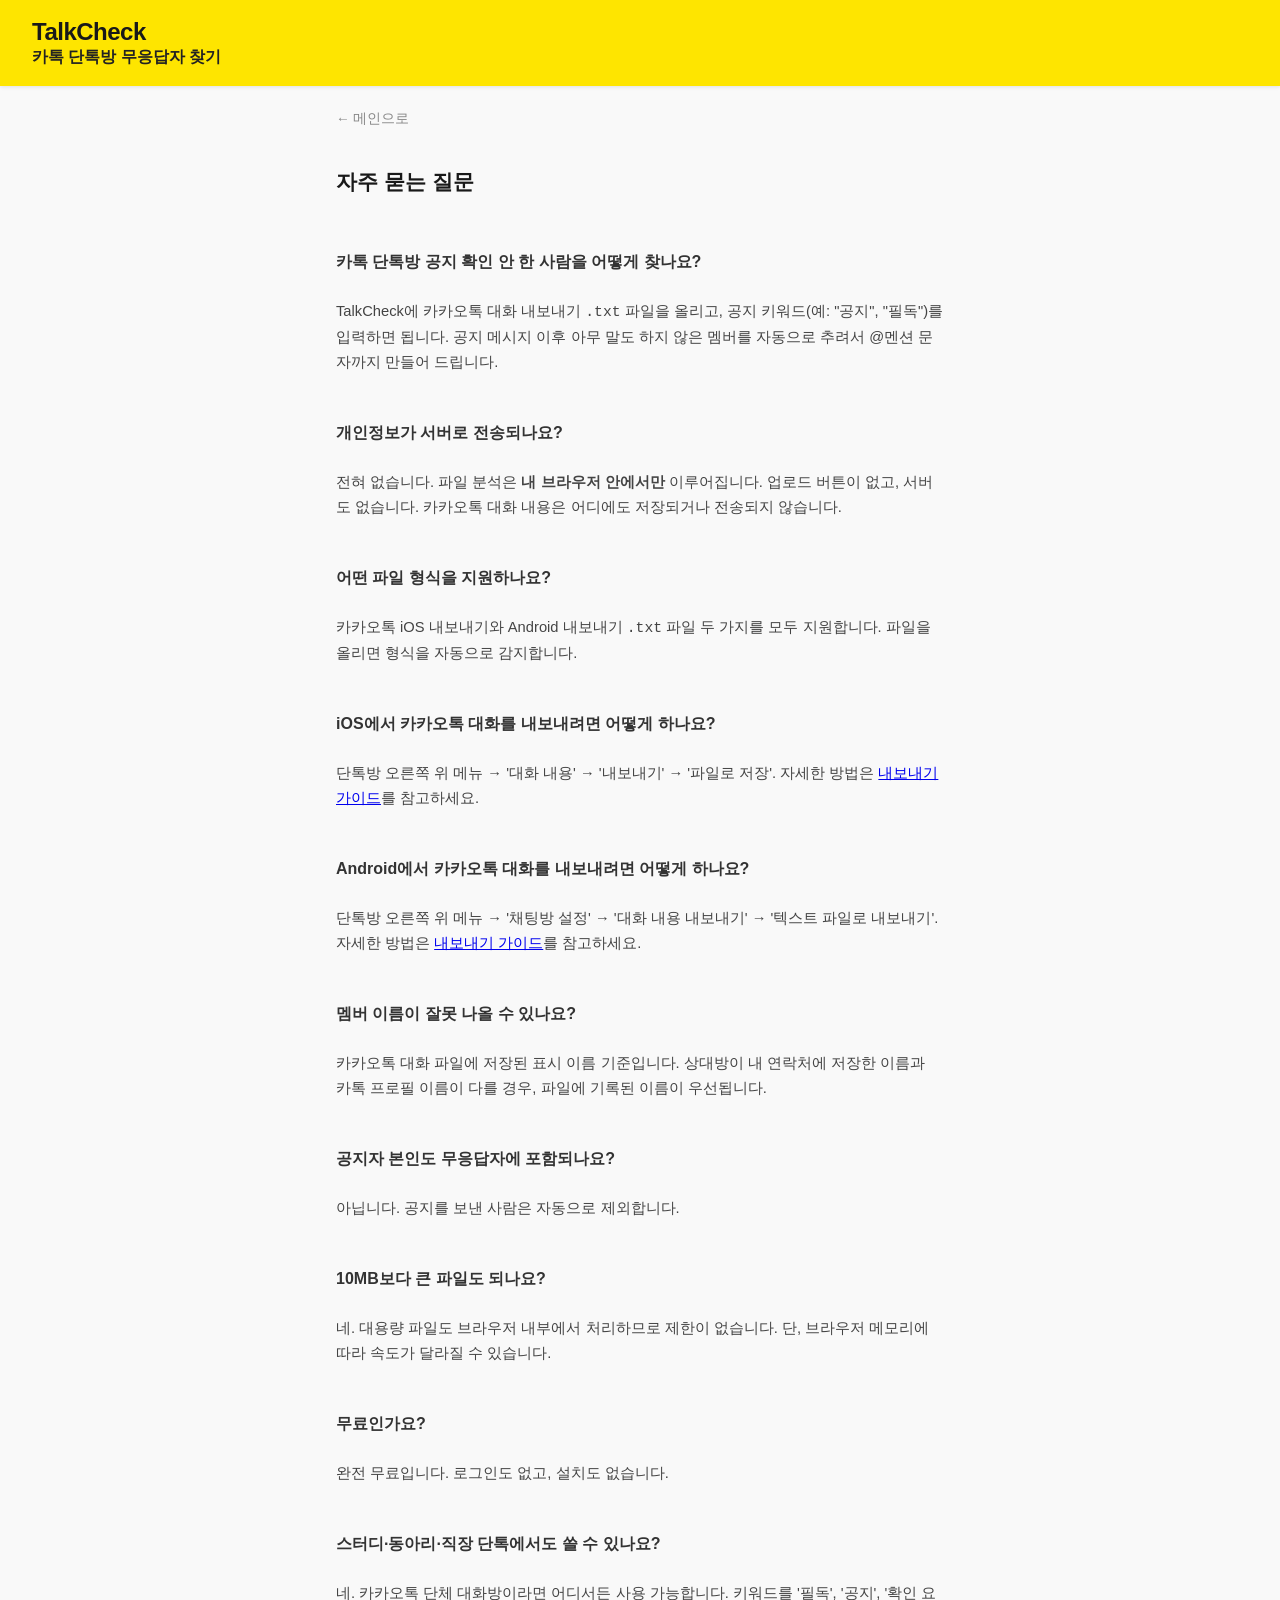
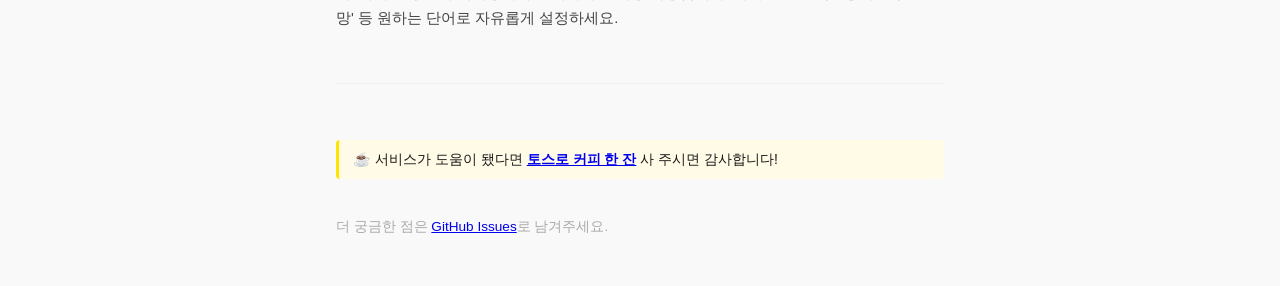
<file: docs/faq.html>
<!DOCTYPE html>
<html lang="ko">
<head>
  <meta charset="UTF-8">
  <meta name="viewport" content="width=device-width, initial-scale=1.0">
  <title>자주 묻는 질문 — TalkCheck</title>
  <meta name="description" content="TalkCheck 자주 묻는 질문. 카톡 단톡방 공지 무응답자 찾는 방법, 개인정보 처리, 지원 파일 형식, 무료 여부 등.">
  <link rel="canonical" href="https://dorisurararara-crypto.github.io/talkcheck/docs/faq.html">
  <link rel="stylesheet" href="../css/style.css">
  <style>
    main { max-width: 640px; margin: 0 auto; padding: 24px 16px 48px; }
    h1 { font-size: 1.3rem; margin-bottom: 8px; }
    h2 { font-size: 1rem; margin-top: 28px; margin-bottom: 6px; color: #333; }
    p, li { font-size: 0.92rem; line-height: 1.7; color: #444; }
    li { margin-bottom: 4px; }
    .back { display: inline-block; margin-bottom: 20px; font-size: 0.85rem; color: #888; text-decoration: none; }
    .back:hover { color: #333; }
    hr { border: none; border-top: 1px solid #eee; margin: 32px 0 16px; }
    .donate { background: #fffbe6; border-left: 3px solid #FEE500; padding: 10px 14px; border-radius: 4px; font-size: 0.88rem; margin-top: 20px; }
  </style>
</head>
<body>
  <header>
    <div>
      <div class="logo">TalkCheck</div>
      <div class="subtitle">카톡 단톡방 무응답자 찾기</div>
    </div>
  </header>
  <main>
    <a href="../index.html" class="back">← 메인으로</a>
    <h1>자주 묻는 질문</h1>

    <h2>카톡 단톡방 공지 확인 안 한 사람을 어떻게 찾나요?</h2>
    <p>TalkCheck에 카카오톡 대화 내보내기 <code>.txt</code> 파일을 올리고, 공지 키워드(예: "공지", "필독")를 입력하면 됩니다. 공지 메시지 이후 아무 말도 하지 않은 멤버를 자동으로 추려서 @멘션 문자까지 만들어 드립니다.</p>

    <h2>개인정보가 서버로 전송되나요?</h2>
    <p>전혀 없습니다. 파일 분석은 <strong>내 브라우저 안에서만</strong> 이루어집니다. 업로드 버튼이 없고, 서버도 없습니다. 카카오톡 대화 내용은 어디에도 저장되거나 전송되지 않습니다.</p>

    <h2>어떤 파일 형식을 지원하나요?</h2>
    <p>카카오톡 iOS 내보내기와 Android 내보내기 <code>.txt</code> 파일 두 가지를 모두 지원합니다. 파일을 올리면 형식을 자동으로 감지합니다.</p>

    <h2>iOS에서 카카오톡 대화를 내보내려면 어떻게 하나요?</h2>
    <p>단톡방 오른쪽 위 메뉴 → '대화 내용' → '내보내기' → '파일로 저장'. 자세한 방법은 <a href="how-to-export.html">내보내기 가이드</a>를 참고하세요.</p>

    <h2>Android에서 카카오톡 대화를 내보내려면 어떻게 하나요?</h2>
    <p>단톡방 오른쪽 위 메뉴 → '채팅방 설정' → '대화 내용 내보내기' → '텍스트 파일로 내보내기'. 자세한 방법은 <a href="how-to-export.html">내보내기 가이드</a>를 참고하세요.</p>

    <h2>멤버 이름이 잘못 나올 수 있나요?</h2>
    <p>카카오톡 대화 파일에 저장된 표시 이름 기준입니다. 상대방이 내 연락처에 저장한 이름과 카톡 프로필 이름이 다를 경우, 파일에 기록된 이름이 우선됩니다.</p>

    <h2>공지자 본인도 무응답자에 포함되나요?</h2>
    <p>아닙니다. 공지를 보낸 사람은 자동으로 제외합니다.</p>

    <h2>10MB보다 큰 파일도 되나요?</h2>
    <p>네. 대용량 파일도 브라우저 내부에서 처리하므로 제한이 없습니다. 단, 브라우저 메모리에 따라 속도가 달라질 수 있습니다.</p>

    <h2>무료인가요?</h2>
    <p>완전 무료입니다. 로그인도 없고, 설치도 없습니다.</p>

    <h2>스터디·동아리·직장 단톡에서도 쓸 수 있나요?</h2>
    <p>네. 카카오톡 단체 대화방이라면 어디서든 사용 가능합니다. 키워드를 '필독', '공지', '확인 요망' 등 원하는 단어로 자유롭게 설정하세요.</p>

    <hr>
    <div class="donate">
      ☕ 서비스가 도움이 됐다면 <a href="https://toss.me/dorisurararara" target="_blank" rel="noopener"><strong>토스로 커피 한 잔</strong></a> 사 주시면 감사합니다!
    </div>
    <p style="margin-top:16px;font-size:0.85rem;color:#aaa;">
      더 궁금한 점은 <a href="https://github.com/dorisurararara-crypto/talkcheck/issues" target="_blank" rel="noopener">GitHub Issues</a>로 남겨주세요.
    </p>
  </main>
</body>
</html>
</file>
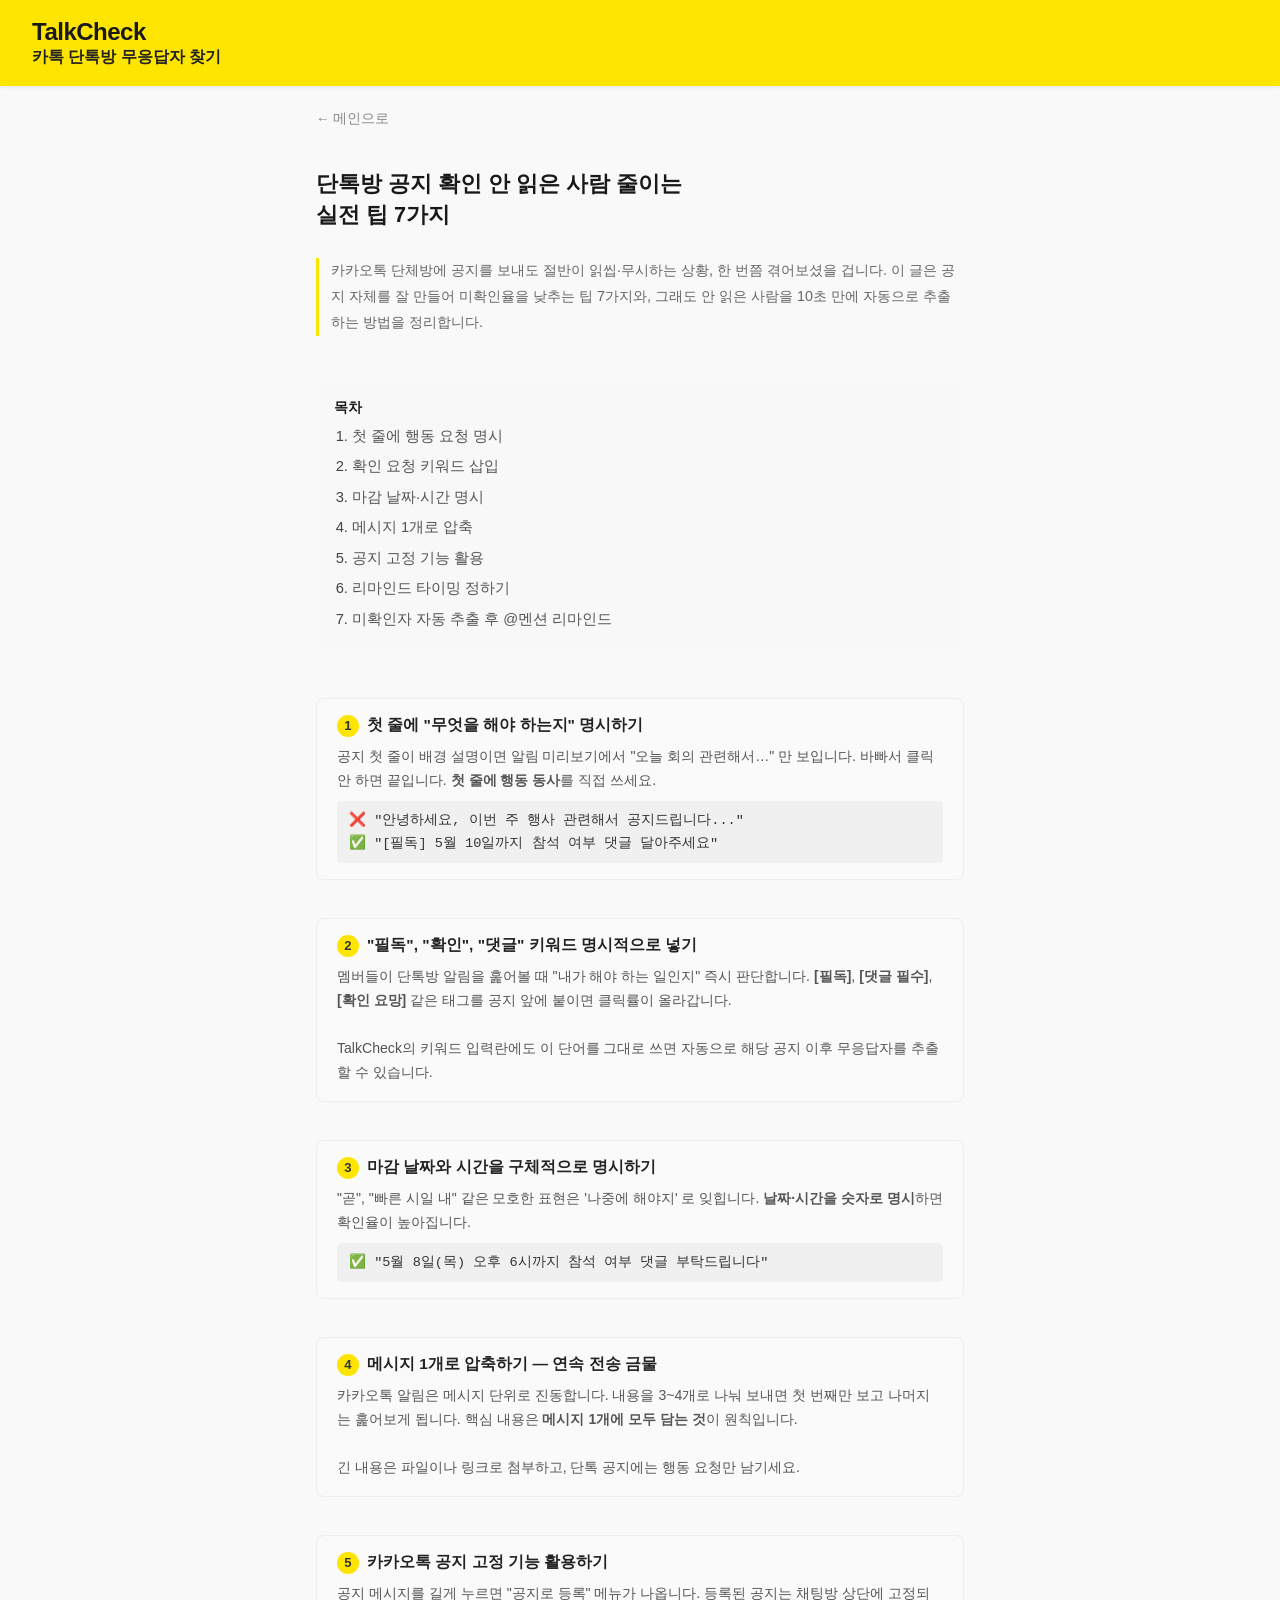
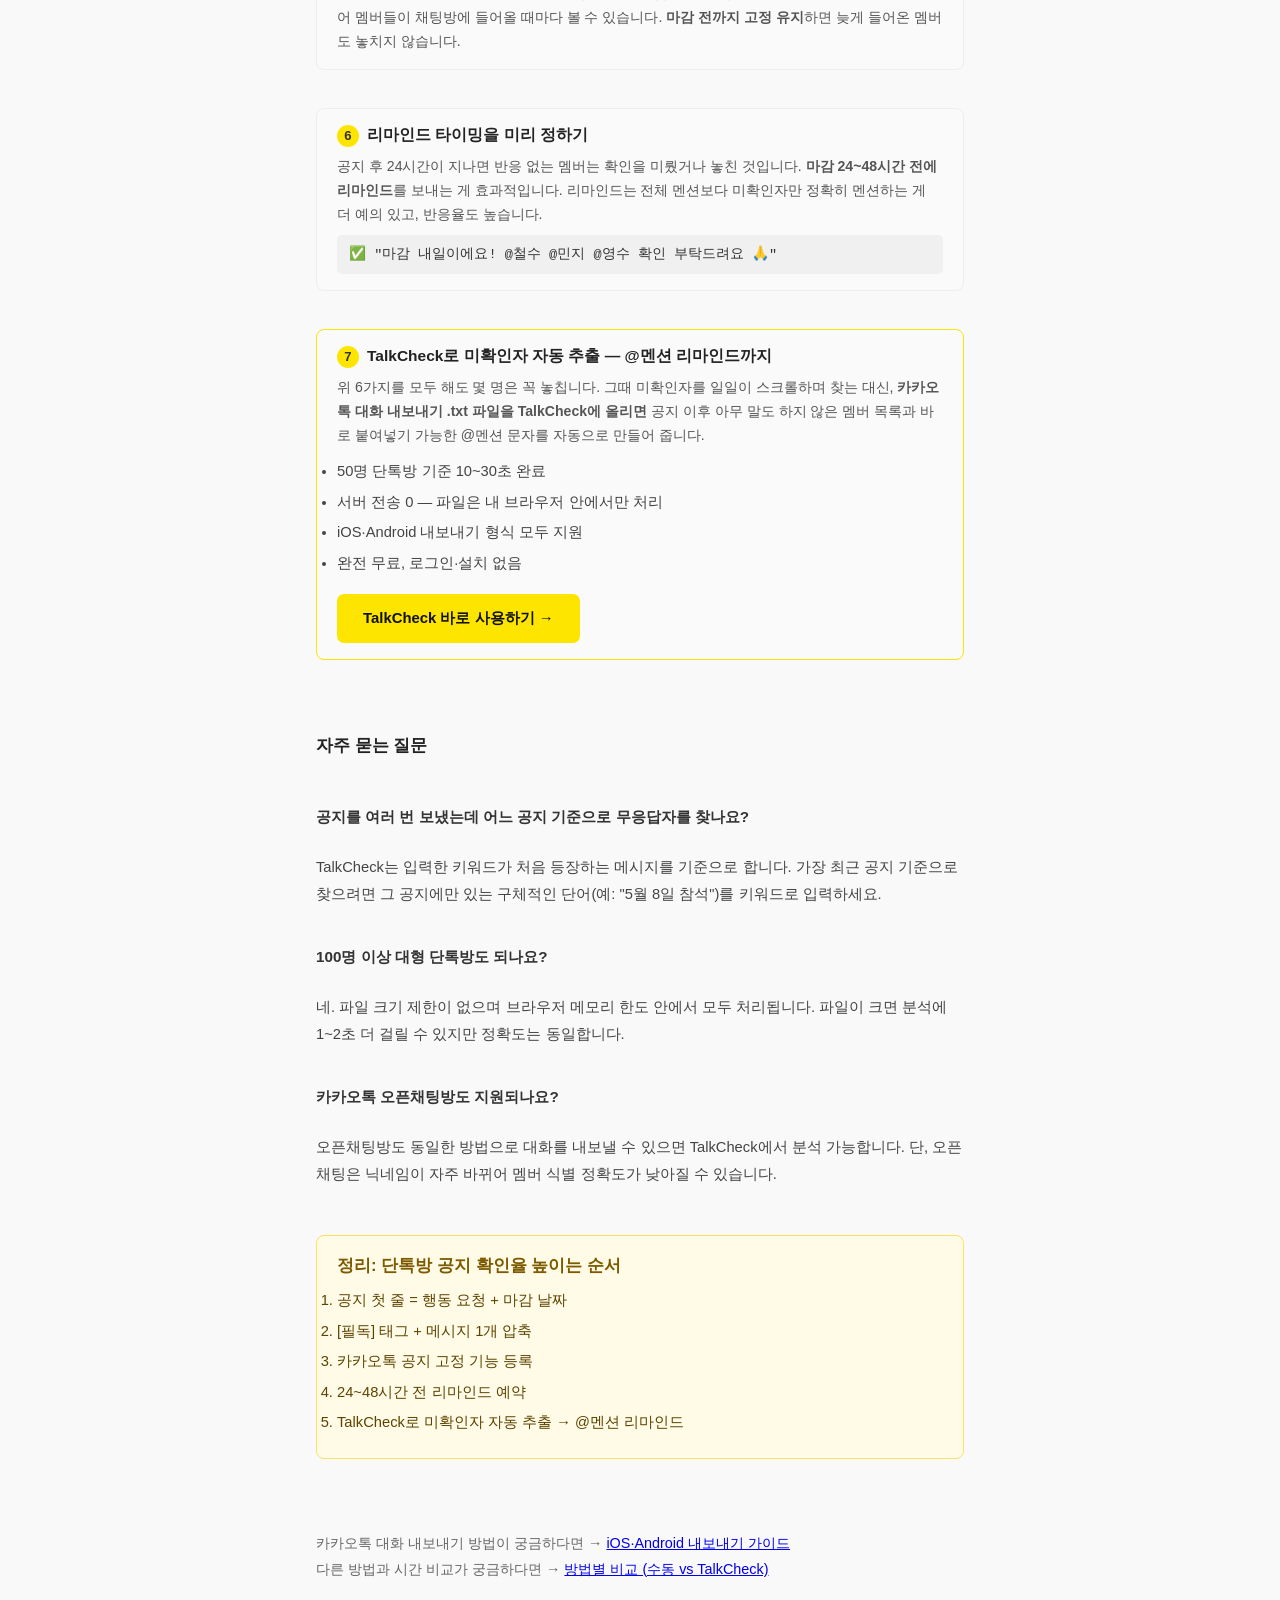
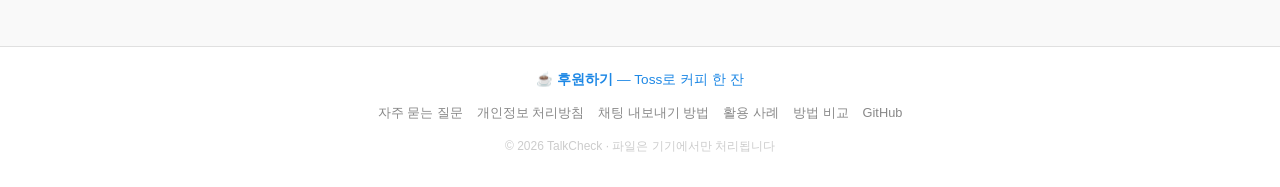
<file: docs/group-notice-tips.html>
<!DOCTYPE html>
<html lang="ko">
<head>
  <meta charset="UTF-8">
  <meta name="viewport" content="width=device-width, initial-scale=1.0">
  <title>단톡방 공지 확인 안 읽은 사람 줄이는 방법 7가지 + 무응답자 자동 추출 — TalkCheck</title>
  <meta name="description" content="카카오톡 단체방 공지를 보내도 읽씹·무시하는 멤버가 생기는 이유와 해결법. 공지 작성 팁 7가지 + 미확인자 @멘션 자동 추출로 리마인드까지.">
  <link rel="canonical" href="https://dorisurararara-crypto.github.io/talkcheck/docs/group-notice-tips.html">
  <meta property="og:title" content="단톡방 공지 안 읽은 사람 줄이는 방법 7가지 — TalkCheck">
  <meta property="og:description" content="카카오톡 단체방 공지 읽씹·무응답 줄이는 팁 + 그래도 안 읽은 사람 자동 추출하는 방법.">
  <meta property="og:url" content="https://dorisurararara-crypto.github.io/talkcheck/docs/group-notice-tips.html">
  <meta property="og:type" content="article">
  <meta property="og:locale" content="ko_KR">
  <meta name="twitter:card" content="summary">
  <meta name="twitter:title" content="단톡방 공지 읽씹 줄이는 방법 7가지 — TalkCheck">
  <meta name="twitter:description" content="공지 무시 멤버 줄이는 팁 + 그래도 안 읽은 사람 자동 멘션 추출.">
  <link rel="stylesheet" href="../css/style.css">
  <!-- GoatCounter 분석 -->
  <script data-goatcounter="https://talkcheck.goatcounter.com/count"
          async src="//gc.zgo.at/count.js"></script>
  <script type="application/ld+json">
  {
    "@context": "https://schema.org",
    "@type": "HowTo",
    "name": "단톡방 공지 확인 안 읽은 사람 줄이는 방법",
    "description": "카카오톡 단체방 공지를 보내도 확인 안 하는 멤버를 줄이는 실전 팁과, 그래도 미확인자를 자동으로 추출하는 방법.",
    "url": "https://dorisurararara-crypto.github.io/talkcheck/docs/group-notice-tips.html",
    "inLanguage": "ko-KR",
    "publisher": { "@type": "Organization", "name": "TalkCheck" },
    "datePublished": "2026-05-03",
    "step": [
      { "@type": "HowToStep", "name": "공지 첫 줄에 핵심 행동을 명시하기" },
      { "@type": "HowToStep", "name": "확인 요청 키워드 포함하기" },
      { "@type": "HowToStep", "name": "마감 날짜·시간 명시하기" },
      { "@type": "HowToStep", "name": "단일 메시지로 압축하기" },
      { "@type": "HowToStep", "name": "공지 고정 기능 활용하기" },
      { "@type": "HowToStep", "name": "리마인드 타이밍 정하기" },
      { "@type": "HowToStep", "name": "TalkCheck로 미확인자 자동 추출 후 @멘션 리마인드" }
    ]
  }
  </script>
  <style>
    main { max-width: 680px; margin: 0 auto; padding: 24px 16px 64px; }
    h1 { font-size: 1.35rem; margin-bottom: 8px; line-height: 1.45; }
    h2 { font-size: 1.05rem; margin-top: 36px; margin-bottom: 10px; color: #222; }
    h3 { font-size: 0.95rem; margin-top: 20px; margin-bottom: 6px; color: #333; }
    p, li { font-size: 0.92rem; line-height: 1.8; color: #444; }
    li { margin-bottom: 4px; }
    .intro { color: #666; font-size: 0.9rem; margin-bottom: 28px; border-left: 3px solid #FEE500; padding-left: 12px; }
    .tip-card { background: #fafafa; border: 1px solid #eee; border-radius: 8px; padding: 16px 20px; margin-bottom: 18px; }
    .tip-num { display: inline-block; background: #FEE500; color: #333; font-weight: bold; font-size: 0.82rem; border-radius: 50%; width: 22px; height: 22px; text-align: center; line-height: 22px; margin-right: 8px; }
    .tip-title { font-size: 0.97rem; font-weight: bold; color: #222; }
    .tip-body { font-size: 0.88rem; color: #555; margin-top: 8px; line-height: 1.7; }
    .example { background: #f0f0f0; border-radius: 5px; padding: 8px 12px; font-size: 0.85rem; color: #333; margin-top: 8px; font-family: monospace; white-space: pre-line; }
    .highlight-box { background: #fffbe6; border: 1px solid #ffe066; border-radius: 8px; padding: 18px 20px; margin: 28px 0; }
    .highlight-box h2 { margin-top: 0; color: #7c5a00; }
    .highlight-box p, .highlight-box li { color: #5c4300; }
    .cta-btn { display: inline-block; background: #FEE500; color: #111; text-decoration: none; padding: 12px 26px; border-radius: 7px; font-weight: bold; font-size: 0.93rem; margin-top: 10px; }
    .cta-btn:hover { background: #f5db00; }
    .back { display: inline-block; margin-bottom: 20px; font-size: 0.85rem; color: #888; text-decoration: none; }
    .back:hover { color: #333; }
    .toc { background: #f8f8f8; border-radius: 7px; padding: 14px 18px; margin-bottom: 28px; font-size: 0.88rem; }
    .toc ol { margin: 6px 0 0; padding-left: 18px; }
    .toc li { margin-bottom: 4px; }
    .toc a { color: #555; text-decoration: none; }
    .toc a:hover { color: #111; text-decoration: underline; }
  </style>
</head>
<body>
  <header>
    <div>
      <div class="logo">TalkCheck</div>
      <div class="subtitle">카톡 단톡방 무응답자 찾기</div>
    </div>
  </header>
  <main>
    <a href="../index.html" class="back">← 메인으로</a>

    <h1>단톡방 공지 확인 안 읽은 사람 줄이는<br>실전 팁 7가지</h1>
    <p class="intro">카카오톡 단체방에 공지를 보내도 절반이 읽씹·무시하는 상황, 한 번쯤 겪어보셨을 겁니다. 이 글은 공지 자체를 잘 만들어 미확인율을 낮추는 팁 7가지와, 그래도 안 읽은 사람을 10초 만에 자동으로 추출하는 방법을 정리합니다.</p>

    <nav class="toc">
      <strong>목차</strong>
      <ol>
        <li><a href="#tip1">첫 줄에 행동 요청 명시</a></li>
        <li><a href="#tip2">확인 요청 키워드 삽입</a></li>
        <li><a href="#tip3">마감 날짜·시간 명시</a></li>
        <li><a href="#tip4">메시지 1개로 압축</a></li>
        <li><a href="#tip5">공지 고정 기능 활용</a></li>
        <li><a href="#tip6">리마인드 타이밍 정하기</a></li>
        <li><a href="#tip7">미확인자 자동 추출 후 @멘션 리마인드</a></li>
      </ol>
    </nav>

    <!-- 팁 1 -->
    <div class="tip-card" id="tip1">
      <span class="tip-num">1</span><span class="tip-title">첫 줄에 "무엇을 해야 하는지" 명시하기</span>
      <div class="tip-body">
        공지 첫 줄이 배경 설명이면 알림 미리보기에서 "오늘 회의 관련해서…" 만 보입니다. 바빠서 클릭 안 하면 끝입니다.
        <strong>첫 줄에 행동 동사</strong>를 직접 쓰세요.
        <div class="example">❌ "안녕하세요, 이번 주 행사 관련해서 공지드립니다..."
✅ "[필독] 5월 10일까지 참석 여부 댓글 달아주세요"</div>
      </div>
    </div>

    <!-- 팁 2 -->
    <div class="tip-card" id="tip2">
      <span class="tip-num">2</span><span class="tip-title">"필독", "확인", "댓글" 키워드 명시적으로 넣기</span>
      <div class="tip-body">
        멤버들이 단톡방 알림을 훑어볼 때 "내가 해야 하는 일인지" 즉시 판단합니다.
        <strong>[필독]</strong>, <strong>[댓글 필수]</strong>, <strong>[확인 요망]</strong> 같은 태그를 공지 앞에 붙이면 클릭률이 올라갑니다.
        <br><br>TalkCheck의 키워드 입력란에도 이 단어를 그대로 쓰면 자동으로 해당 공지 이후 무응답자를 추출할 수 있습니다.
      </div>
    </div>

    <!-- 팁 3 -->
    <div class="tip-card" id="tip3">
      <span class="tip-num">3</span><span class="tip-title">마감 날짜와 시간을 구체적으로 명시하기</span>
      <div class="tip-body">
        "곧", "빠른 시일 내" 같은 모호한 표현은 '나중에 해야지' 로 잊힙니다.
        <strong>날짜·시간을 숫자로 명시</strong>하면 확인율이 높아집니다.
        <div class="example">✅ "5월 8일(목) 오후 6시까지 참석 여부 댓글 부탁드립니다"</div>
      </div>
    </div>

    <!-- 팁 4 -->
    <div class="tip-card" id="tip4">
      <span class="tip-num">4</span><span class="tip-title">메시지 1개로 압축하기 — 연속 전송 금물</span>
      <div class="tip-body">
        카카오톡 알림은 메시지 단위로 진동합니다. 내용을 3~4개로 나눠 보내면 첫 번째만 보고 나머지는 훑어보게 됩니다.
        핵심 내용은 <strong>메시지 1개에 모두 담는 것</strong>이 원칙입니다.
        <br><br>긴 내용은 파일이나 링크로 첨부하고, 단톡 공지에는 행동 요청만 남기세요.
      </div>
    </div>

    <!-- 팁 5 -->
    <div class="tip-card" id="tip5">
      <span class="tip-num">5</span><span class="tip-title">카카오톡 공지 고정 기능 활용하기</span>
      <div class="tip-body">
        공지 메시지를 길게 누르면 "공지로 등록" 메뉴가 나옵니다. 등록된 공지는 채팅방 상단에 고정되어 멤버들이 채팅방에 들어올 때마다 볼 수 있습니다.
        <strong>마감 전까지 고정 유지</strong>하면 늦게 들어온 멤버도 놓치지 않습니다.
      </div>
    </div>

    <!-- 팁 6 -->
    <div class="tip-card" id="tip6">
      <span class="tip-num">6</span><span class="tip-title">리마인드 타이밍을 미리 정하기</span>
      <div class="tip-body">
        공지 후 24시간이 지나면 반응 없는 멤버는 확인을 미뤘거나 놓친 것입니다.
        <strong>마감 24~48시간 전에 리마인드</strong>를 보내는 게 효과적입니다.
        리마인드는 전체 멘션보다 미확인자만 정확히 멘션하는 게 더 예의 있고, 반응율도 높습니다.
        <div class="example">✅ "마감 내일이에요! @철수 @민지 @영수 확인 부탁드려요 🙏"</div>
      </div>
    </div>

    <!-- 팁 7 — talkcheck 자연 연결 -->
    <div class="tip-card" id="tip7" style="border-color:#FEE500;">
      <span class="tip-num">7</span><span class="tip-title">TalkCheck로 미확인자 자동 추출 — @멘션 리마인드까지</span>
      <div class="tip-body">
        위 6가지를 모두 해도 몇 명은 꼭 놓칩니다. 그때 미확인자를 일일이 스크롤하며 찾는 대신, <strong>카카오톡 대화 내보내기 .txt 파일을 TalkCheck에 올리면</strong> 공지 이후 아무 말도 하지 않은 멤버 목록과 바로 붙여넣기 가능한 @멘션 문자를 자동으로 만들어 줍니다.
        <ul style="margin-top:10px;">
          <li>50명 단톡방 기준 10~30초 완료</li>
          <li>서버 전송 0 — 파일은 내 브라우저 안에서만 처리</li>
          <li>iOS·Android 내보내기 형식 모두 지원</li>
          <li>완전 무료, 로그인·설치 없음</li>
        </ul>
        <a href="../index.html" class="cta-btn" style="display:inline-block;margin-top:14px;">TalkCheck 바로 사용하기 →</a>
      </div>
    </div>

    <!-- 자주 묻는 질문 -->
    <h2>자주 묻는 질문</h2>

    <h3>공지를 여러 번 보냈는데 어느 공지 기준으로 무응답자를 찾나요?</h3>
    <p>TalkCheck는 입력한 키워드가 처음 등장하는 메시지를 기준으로 합니다. 가장 최근 공지 기준으로 찾으려면 그 공지에만 있는 구체적인 단어(예: "5월 8일 참석")를 키워드로 입력하세요.</p>

    <h3>100명 이상 대형 단톡방도 되나요?</h3>
    <p>네. 파일 크기 제한이 없으며 브라우저 메모리 한도 안에서 모두 처리됩니다. 파일이 크면 분석에 1~2초 더 걸릴 수 있지만 정확도는 동일합니다.</p>

    <h3>카카오톡 오픈채팅방도 지원되나요?</h3>
    <p>오픈채팅방도 동일한 방법으로 대화를 내보낼 수 있으면 TalkCheck에서 분석 가능합니다. 단, 오픈채팅은 닉네임이 자주 바뀌어 멤버 식별 정확도가 낮아질 수 있습니다.</p>

    <div class="highlight-box">
      <h2>정리: 단톡방 공지 확인율 높이는 순서</h2>
      <ol>
        <li>공지 첫 줄 = 행동 요청 + 마감 날짜</li>
        <li>[필독] 태그 + 메시지 1개 압축</li>
        <li>카카오톡 공지 고정 기능 등록</li>
        <li>24~48시간 전 리마인드 예약</li>
        <li>TalkCheck로 미확인자 자동 추출 → @멘션 리마인드</li>
      </ol>
    </div>

    <p style="margin-top:24px;font-size:0.9rem;color:#666;">
      카카오톡 대화 내보내기 방법이 궁금하다면 → <a href="how-to-export.html">iOS·Android 내보내기 가이드</a><br>
      다른 방법과 시간 비교가 궁금하다면 → <a href="compare.html">방법별 비교 (수동 vs TalkCheck)</a>
    </p>
  </main>
  <footer>
    <div class="footer-donate">
      ☕ <a href="https://toss.me/dorisurararara" target="_blank" rel="noopener"><strong>후원하기</strong> — Toss로 커피 한 잔</a>
    </div>
    <div class="footer-links">
      <a href="faq.html">자주 묻는 질문</a>
      <a href="privacy.html">개인정보 처리방침</a>
      <a href="how-to-export.html">채팅 내보내기 방법</a>
      <a href="use-cases.html">활용 사례</a>
      <a href="compare.html">방법 비교</a>
      <a href="https://github.com/dorisurararara-crypto/talkcheck" target="_blank" rel="noopener">GitHub</a>
    </div>
    <div style="font-size:0.75rem;color:#ccc;">&copy; 2026 TalkCheck · 파일은 기기에서만 처리됩니다</div>
  </footer>
</body>
</html>
</file>
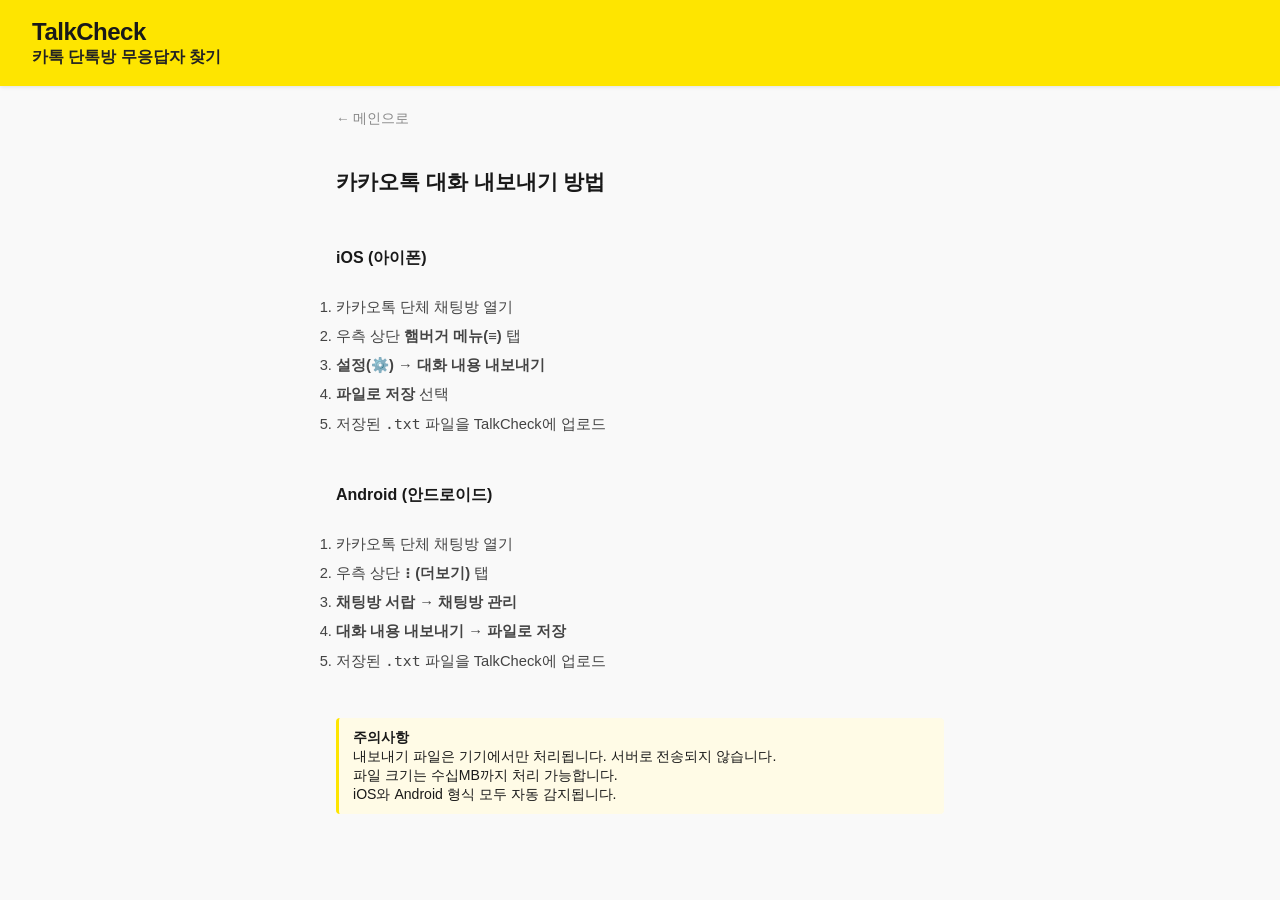
<file: docs/how-to-export.html>
<!DOCTYPE html>
<html lang="ko">
<head>
  <meta charset="UTF-8">
  <meta name="viewport" content="width=device-width, initial-scale=1.0">
  <title>채팅 내보내기 방법 — TalkCheck</title>
  <link rel="stylesheet" href="../css/style.css">
  <style>
    main { max-width: 640px; margin: 0 auto; padding: 24px 16px 48px; }
    h1 { font-size: 1.3rem; margin-bottom: 8px; }
    h2 { font-size: 1rem; margin-top: 24px; margin-bottom: 6px; }
    ol, p { font-size: 0.92rem; line-height: 1.7; color: #444; }
    li { margin-bottom: 4px; }
    .note { background: #fffbe6; border-left: 3px solid #FEE500; padding: 10px 14px; border-radius: 4px; font-size: 0.88rem; margin-top: 20px; }
    .back { display: inline-block; margin-bottom: 20px; font-size: 0.85rem; color: #888; text-decoration: none; }
    .back:hover { color: #333; }
  </style>
</head>
<body>
  <header>
    <div>
      <div class="logo">TalkCheck</div>
      <div class="subtitle">카톡 단톡방 무응답자 찾기</div>
    </div>
  </header>
  <main>
    <a href="../index.html" class="back">← 메인으로</a>
    <h1>카카오톡 대화 내보내기 방법</h1>

    <h2>iOS (아이폰)</h2>
    <ol>
      <li>카카오톡 단체 채팅방 열기</li>
      <li>우측 상단 <strong>햄버거 메뉴(≡)</strong> 탭</li>
      <li><strong>설정(⚙️)</strong> → <strong>대화 내용 내보내기</strong></li>
      <li><strong>파일로 저장</strong> 선택</li>
      <li>저장된 <code>.txt</code> 파일을 TalkCheck에 업로드</li>
    </ol>

    <h2>Android (안드로이드)</h2>
    <ol>
      <li>카카오톡 단체 채팅방 열기</li>
      <li>우측 상단 <strong>⋮ (더보기)</strong> 탭</li>
      <li><strong>채팅방 서랍</strong> → <strong>채팅방 관리</strong></li>
      <li><strong>대화 내용 내보내기</strong> → <strong>파일로 저장</strong></li>
      <li>저장된 <code>.txt</code> 파일을 TalkCheck에 업로드</li>
    </ol>

    <div class="note">
      <strong>주의사항</strong><br>
      내보내기 파일은 기기에서만 처리됩니다. 서버로 전송되지 않습니다.<br>
      파일 크기는 수십MB까지 처리 가능합니다.<br>
      iOS와 Android 형식 모두 자동 감지됩니다.
    </div>
  </main>
</body>
</html>
</file>
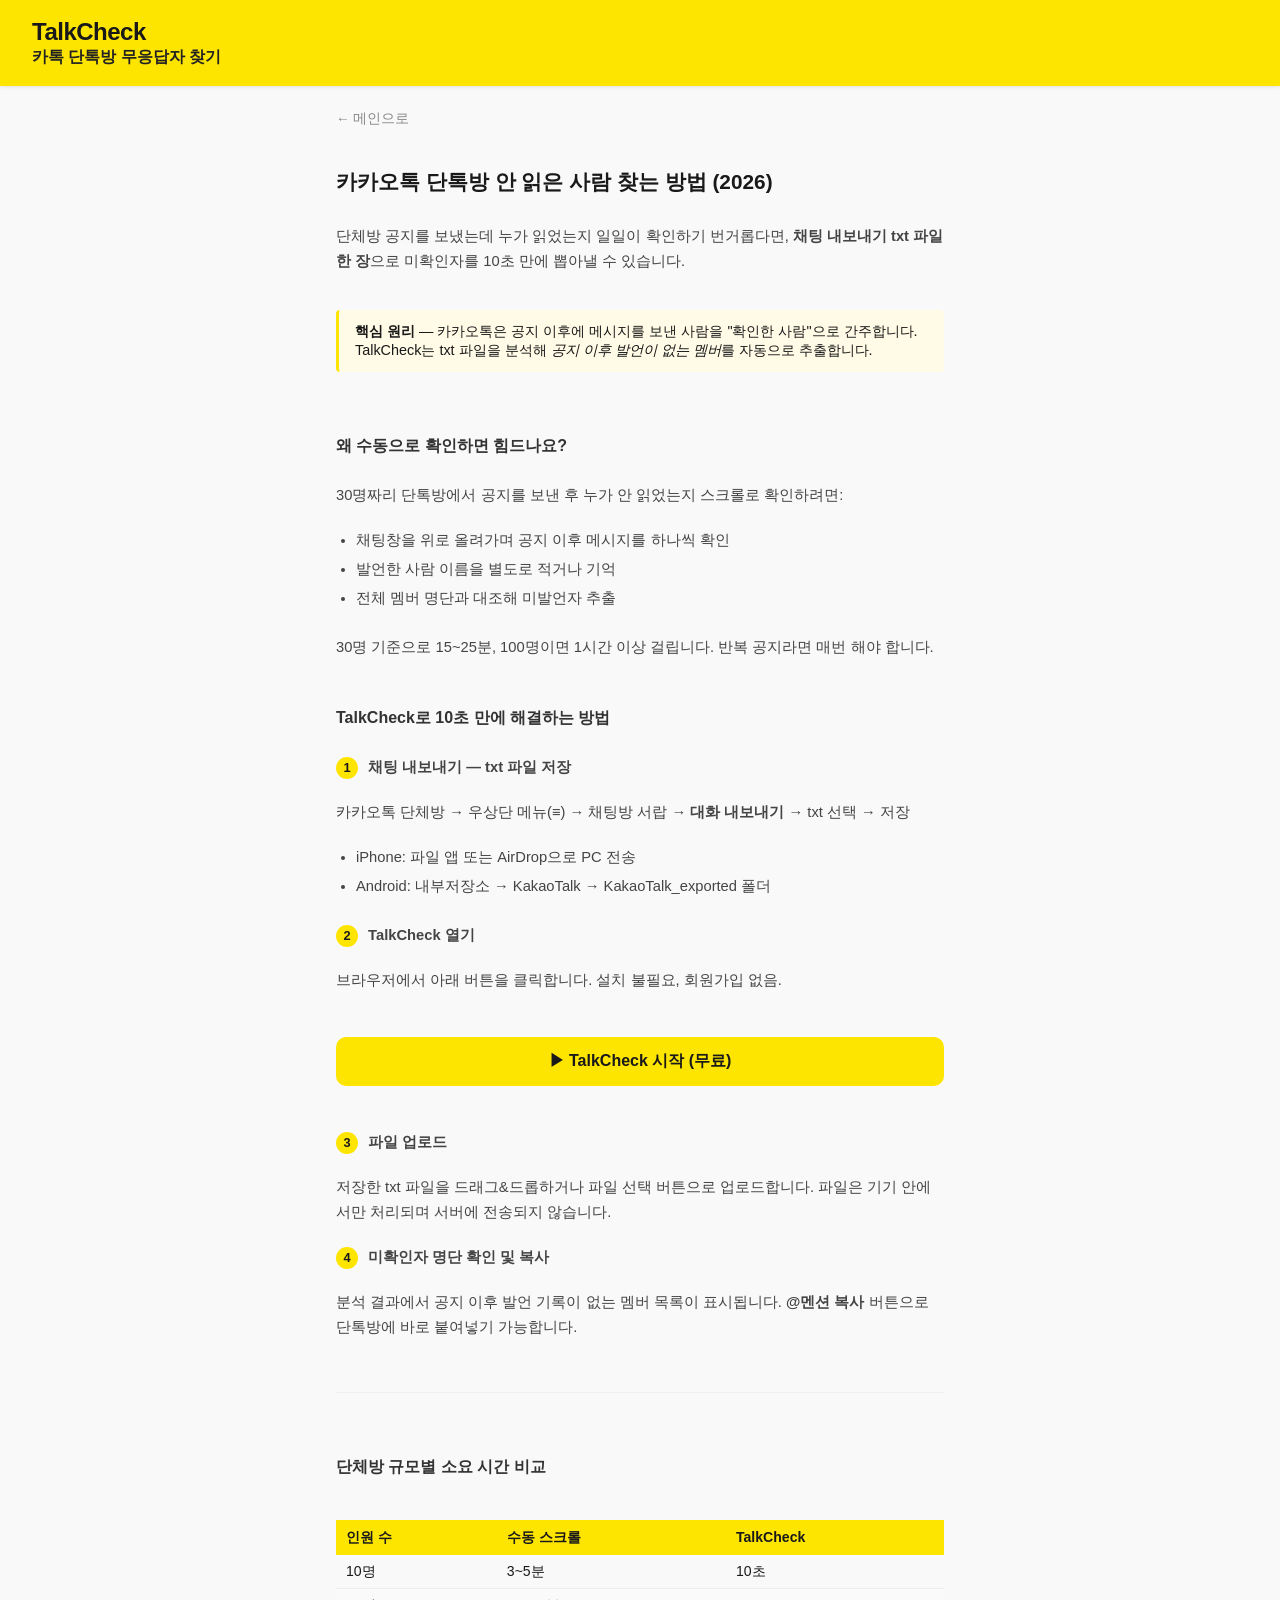
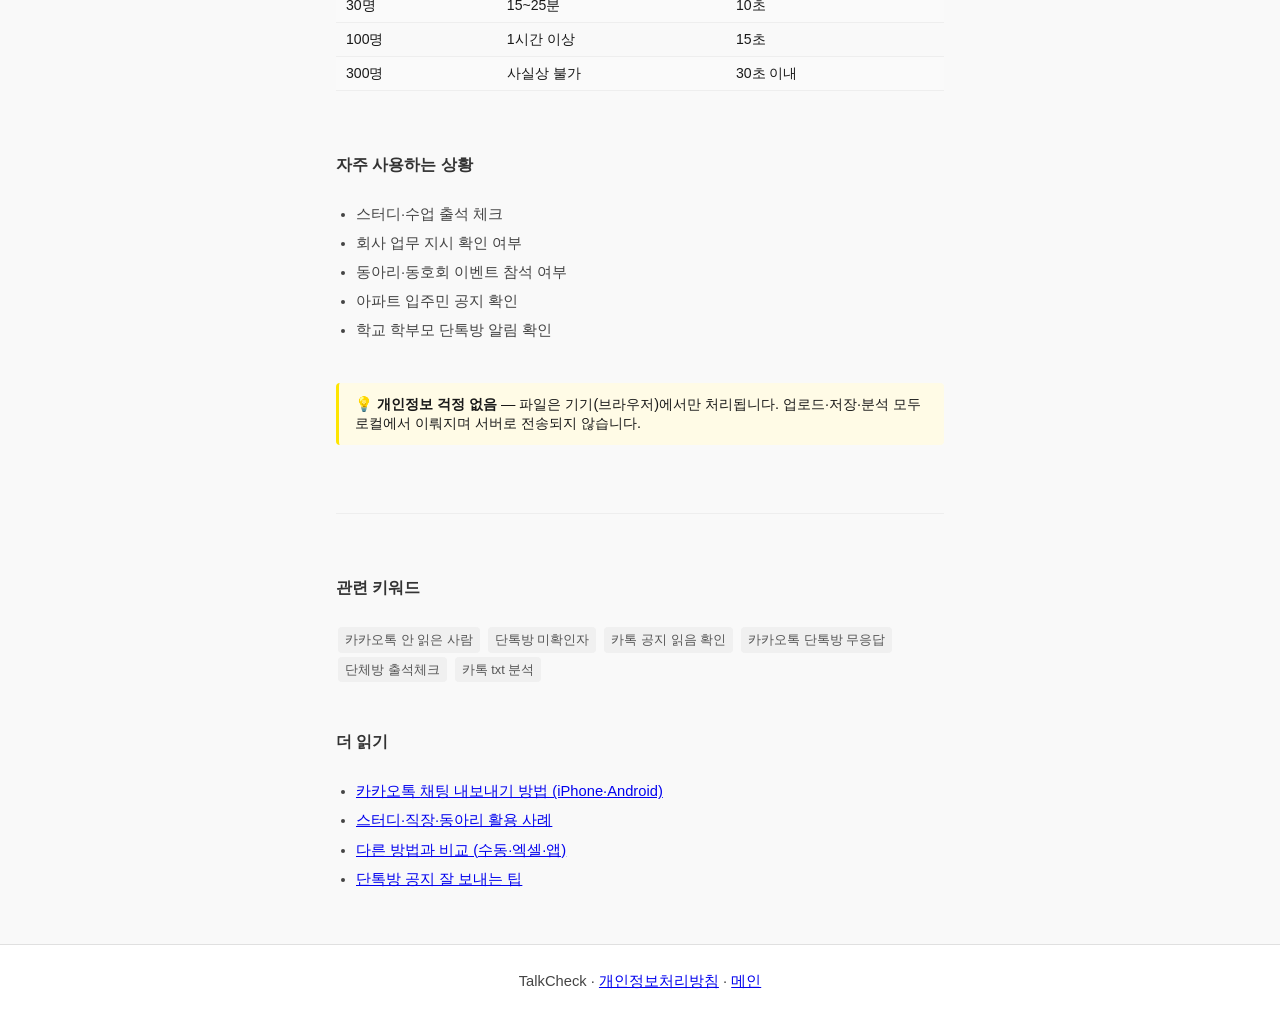
<file: docs/kakaotalk-unread-members.html>
<!DOCTYPE html>
<html lang="ko">
<head>
  <meta charset="UTF-8">
  <meta name="viewport" content="width=device-width, initial-scale=1.0">
  <title>카카오톡 단톡방 안 읽은 사람 찾는 방법 (2026) — TalkCheck</title>
  <meta name="description" content="카카오톡 단체방 공지나 메시지를 아직 안 읽은 사람을 10초 만에 확인하는 방법. 수동 스크롤 없이 txt 파일 업로드 한 번으로 미확인자 자동 추출.">
  <link rel="canonical" href="https://dorisurararara-crypto.github.io/talkcheck/docs/kakaotalk-unread-members.html">
  <meta property="og:title" content="카카오톡 단톡방 안 읽은 사람 찾는 방법 — TalkCheck">
  <meta property="og:description" content="채팅방 내보내기 txt 한 번으로 미확인 멤버 자동 추출. 수동 스크롤 불필요.">
  <meta property="og:url" content="https://dorisurararara-crypto.github.io/talkcheck/docs/kakaotalk-unread-members.html">
  <meta property="og:type" content="article">
  <meta property="og:locale" content="ko_KR">
  <meta property="og:image" content="https://dorisurararara-crypto.github.io/talkcheck/og-image.png">
  <meta name="twitter:card" content="summary_large_image">
  <meta name="twitter:title" content="카카오톡 단톡방 안 읽은 사람 찾는 방법">
  <meta name="twitter:description" content="txt 파일 업로드 한 번 → 미확인자 명단 즉시 추출. TalkCheck.">
  <link rel="stylesheet" href="../css/style.css">
  <script type="application/ld+json">
  {
    "@context": "https://schema.org",
    "@type": "HowTo",
    "name": "카카오톡 단톡방 안 읽은 사람 찾는 방법",
    "description": "카카오톡 단체방 채팅 내보내기 파일을 이용해 공지를 아직 읽지 않은 멤버를 자동으로 추출하는 방법",
    "totalTime": "PT1M",
    "supply": [
      {"@type": "HowToSupply", "name": "카카오톡 단체방 채팅 내보내기 txt 파일"},
      {"@type": "HowToSupply", "name": "멤버 명단 (선택, 없어도 작동)"}
    ],
    "tool": [
      {"@type": "HowToTool", "name": "TalkCheck 웹 서비스 (무료, 설치 불필요)"}
    ],
    "step": [
      {
        "@type": "HowToStep",
        "position": 1,
        "name": "채팅방 내보내기",
        "text": "카카오톡 단체방 → 우측 상단 메뉴(≡) → 채팅방 서랍 → 대화 내보내기 → txt 파일 저장"
      },
      {
        "@type": "HowToStep",
        "position": 2,
        "name": "TalkCheck 접속 후 파일 업로드",
        "text": "TalkCheck(https://dorisurararara-crypto.github.io/talkcheck/) 접속 → txt 파일 드래그&드롭 또는 파일 선택"
      },
      {
        "@type": "HowToStep",
        "position": 3,
        "name": "공지 날짜·기준 설정",
        "text": "분석할 공지 날짜를 선택하거나 '최근 공지 기준' 자동 감지 사용"
      },
      {
        "@type": "HowToStep",
        "position": 4,
        "name": "미확인자 명단 확인",
        "text": "공지 이후 메시지를 보내지 않은 멤버 목록이 즉시 표시됨. @멘션 문자 복사 버튼으로 바로 공유 가능"
      }
    ]
  }
  </script>
  <style>
    main { max-width: 640px; margin: 0 auto; padding: 24px 16px 48px; }
    h1 { font-size: 1.3rem; margin-bottom: 8px; }
    h2 { font-size: 1rem; margin-top: 28px; margin-bottom: 6px; color: #333; }
    p, li { font-size: 0.92rem; line-height: 1.7; color: #444; }
    li { margin-bottom: 4px; }
    ol, ul { padding-left: 20px; }
    .back { display: inline-block; margin-bottom: 20px; font-size: 0.85rem; color: #888; text-decoration: none; }
    .back:hover { color: #333; }
    .highlight-box { background: #fffbe6; border-left: 3px solid #FEE500; padding: 12px 16px; border-radius: 4px; font-size: 0.9rem; margin: 16px 0; }
    .step-num { display: inline-block; background: #FEE500; color: #191919; font-weight: bold; border-radius: 50%; width: 22px; height: 22px; text-align: center; line-height: 22px; font-size: 0.8rem; margin-right: 6px; }
    .cta-btn { display: block; background: #FEE500; color: #191919; font-weight: 700; text-align: center; padding: 14px; border-radius: 10px; font-size: 1rem; text-decoration: none; margin: 24px 0; }
    .cta-btn:hover { background: #E6CF00; }
    table { width: 100%; border-collapse: collapse; font-size: 0.88rem; margin: 16px 0; }
    th { background: #FEE500; padding: 8px 10px; text-align: left; }
    td { padding: 7px 10px; border-bottom: 1px solid #eee; }
    tr:nth-child(even) td { background: #fafafa; }
    .tag { display: inline-block; background: #f0f0f0; border-radius: 4px; padding: 2px 7px; font-size: 0.8rem; color: #555; margin: 2px; }
    hr { border: none; border-top: 1px solid #eee; margin: 32px 0 16px; }
  </style>
</head>
<body>
  <header>
    <div>
      <div class="logo">TalkCheck</div>
      <div class="subtitle">카톡 단톡방 무응답자 찾기</div>
    </div>
  </header>
  <main>
    <a href="../index.html" class="back">← 메인으로</a>

    <h1>카카오톡 단톡방 안 읽은 사람 찾는 방법 (2026)</h1>
    <p>단체방 공지를 보냈는데 누가 읽었는지 일일이 확인하기 번거롭다면, <strong>채팅 내보내기 txt 파일 한 장</strong>으로 미확인자를 10초 만에 뽑아낼 수 있습니다.</p>

    <div class="highlight-box">
      <strong>핵심 원리</strong> — 카카오톡은 공지 이후에 메시지를 보낸 사람을 "확인한 사람"으로 간주합니다. TalkCheck는 txt 파일을 분석해 <em>공지 이후 발언이 없는 멤버</em>를 자동으로 추출합니다.
    </div>

    <h2>왜 수동으로 확인하면 힘드나요?</h2>
    <p>30명짜리 단톡방에서 공지를 보낸 후 누가 안 읽었는지 스크롤로 확인하려면:</p>
    <ul>
      <li>채팅창을 위로 올려가며 공지 이후 메시지를 하나씩 확인</li>
      <li>발언한 사람 이름을 별도로 적거나 기억</li>
      <li>전체 멤버 명단과 대조해 미발언자 추출</li>
    </ul>
    <p>30명 기준으로 15~25분, 100명이면 1시간 이상 걸립니다. 반복 공지라면 매번 해야 합니다.</p>

    <h2>TalkCheck로 10초 만에 해결하는 방법</h2>

    <p><span class="step-num">1</span> <strong>채팅 내보내기 — txt 파일 저장</strong></p>
    <p>카카오톡 단체방 → 우상단 메뉴(≡) → 채팅방 서랍 → <strong>대화 내보내기</strong> → txt 선택 → 저장</p>
    <ul>
      <li>iPhone: 파일 앱 또는 AirDrop으로 PC 전송</li>
      <li>Android: 내부저장소 → KakaoTalk → KakaoTalk_exported 폴더</li>
    </ul>

    <p><span class="step-num">2</span> <strong>TalkCheck 열기</strong></p>
    <p>브라우저에서 아래 버튼을 클릭합니다. 설치 불필요, 회원가입 없음.</p>
    <a href="../index.html" class="cta-btn">▶ TalkCheck 시작 (무료)</a>

    <p><span class="step-num">3</span> <strong>파일 업로드</strong></p>
    <p>저장한 txt 파일을 드래그&드롭하거나 파일 선택 버튼으로 업로드합니다. 파일은 기기 안에서만 처리되며 서버에 전송되지 않습니다.</p>

    <p><span class="step-num">4</span> <strong>미확인자 명단 확인 및 복사</strong></p>
    <p>분석 결과에서 공지 이후 발언 기록이 없는 멤버 목록이 표시됩니다. <strong>@멘션 복사</strong> 버튼으로 단톡방에 바로 붙여넣기 가능합니다.</p>

    <hr>

    <h2>단체방 규모별 소요 시간 비교</h2>
    <table>
      <thead>
        <tr><th>인원 수</th><th>수동 스크롤</th><th>TalkCheck</th></tr>
      </thead>
      <tbody>
        <tr><td>10명</td><td>3~5분</td><td>10초</td></tr>
        <tr><td>30명</td><td>15~25분</td><td>10초</td></tr>
        <tr><td>100명</td><td>1시간 이상</td><td>15초</td></tr>
        <tr><td>300명</td><td>사실상 불가</td><td>30초 이내</td></tr>
      </tbody>
    </table>

    <h2>자주 사용하는 상황</h2>
    <ul>
      <li>스터디·수업 출석 체크</li>
      <li>회사 업무 지시 확인 여부</li>
      <li>동아리·동호회 이벤트 참석 여부</li>
      <li>아파트 입주민 공지 확인</li>
      <li>학교 학부모 단톡방 알림 확인</li>
    </ul>

    <div class="highlight-box">
      💡 <strong>개인정보 걱정 없음</strong> — 파일은 기기(브라우저)에서만 처리됩니다. 업로드·저장·분석 모두 로컬에서 이뤄지며 서버로 전송되지 않습니다.
    </div>

    <hr>

    <h2>관련 키워드</h2>
    <p>
      <span class="tag">카카오톡 안 읽은 사람</span>
      <span class="tag">단톡방 미확인자</span>
      <span class="tag">카톡 공지 읽음 확인</span>
      <span class="tag">카카오톡 단톡방 무응답</span>
      <span class="tag">단체방 출석체크</span>
      <span class="tag">카톡 txt 분석</span>
    </p>

    <h2>더 읽기</h2>
    <ul>
      <li><a href="how-to-export.html">카카오톡 채팅 내보내기 방법 (iPhone·Android)</a></li>
      <li><a href="use-cases.html">스터디·직장·동아리 활용 사례</a></li>
      <li><a href="compare.html">다른 방법과 비교 (수동·엑셀·앱)</a></li>
      <li><a href="group-notice-tips.html">단톡방 공지 잘 보내는 팁</a></li>
    </ul>
  </main>
  <footer>
    <p>TalkCheck · <a href="privacy.html">개인정보처리방침</a> · <a href="../index.html">메인</a></p>
  </footer>
</body>
</html>
</file>
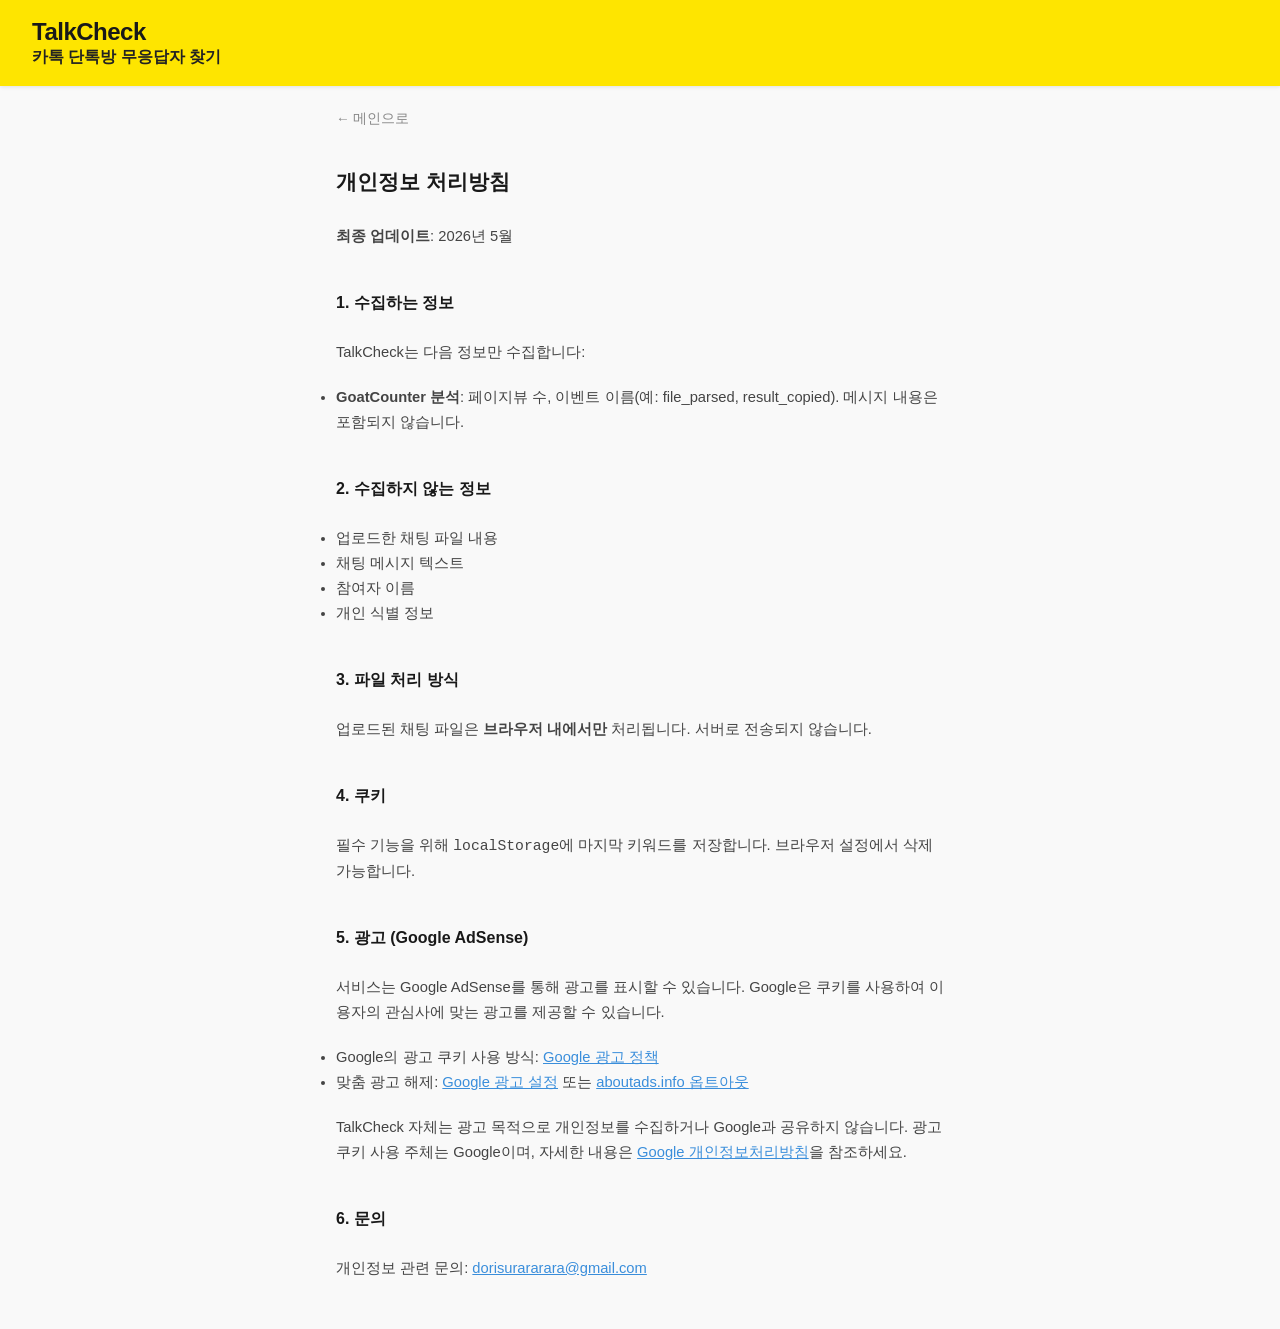
<file: docs/privacy.html>
<!DOCTYPE html>
<html lang="ko">
<head>
  <meta charset="UTF-8">
  <meta name="viewport" content="width=device-width, initial-scale=1.0">
  <title>개인정보 처리방침 — TalkCheck</title>
  <link rel="stylesheet" href="../css/style.css">
  <style>
    main { max-width: 640px; margin: 0 auto; padding: 24px 16px 48px; }
    h1 { font-size: 1.3rem; margin-bottom: 8px; }
    h2 { font-size: 1rem; margin-top: 24px; margin-bottom: 6px; }
    p, li { font-size: 0.92rem; line-height: 1.7; color: #444; }
    a { color: #3A8EDB; }
    .back { display: inline-block; margin-bottom: 20px; font-size: 0.85rem; color: #888; text-decoration: none; }
    .back:hover { color: #333; }
  </style>
</head>
<body>
  <header>
    <div>
      <div class="logo">TalkCheck</div>
      <div class="subtitle">카톡 단톡방 무응답자 찾기</div>
    </div>
  </header>
  <main>
    <a href="../index.html" class="back">← 메인으로</a>
    <h1>개인정보 처리방침</h1>
    <p><strong>최종 업데이트</strong>: 2026년 5월</p>

    <h2>1. 수집하는 정보</h2>
    <p>TalkCheck는 다음 정보만 수집합니다:</p>
    <ul>
      <li><strong>GoatCounter 분석</strong>: 페이지뷰 수, 이벤트 이름(예: file_parsed, result_copied). 메시지 내용은 포함되지 않습니다.</li>
    </ul>

    <h2>2. 수집하지 않는 정보</h2>
    <ul>
      <li>업로드한 채팅 파일 내용</li>
      <li>채팅 메시지 텍스트</li>
      <li>참여자 이름</li>
      <li>개인 식별 정보</li>
    </ul>

    <h2>3. 파일 처리 방식</h2>
    <p>업로드된 채팅 파일은 <strong>브라우저 내에서만</strong> 처리됩니다. 서버로 전송되지 않습니다.</p>

    <h2>4. 쿠키</h2>
    <p>필수 기능을 위해 <code>localStorage</code>에 마지막 키워드를 저장합니다. 브라우저 설정에서 삭제 가능합니다.</p>

    <h2>5. 광고 (Google AdSense)</h2>
    <p>서비스는 Google AdSense를 통해 광고를 표시할 수 있습니다. Google은 쿠키를 사용하여 이용자의 관심사에 맞는 광고를 제공할 수 있습니다.</p>
    <ul>
      <li>Google의 광고 쿠키 사용 방식: <a href="https://policies.google.com/technologies/ads" target="_blank" rel="noopener">Google 광고 정책</a></li>
      <li>맞춤 광고 해제: <a href="https://adssettings.google.com/" target="_blank" rel="noopener">Google 광고 설정</a> 또는 <a href="https://optout.aboutads.info/" target="_blank" rel="noopener">aboutads.info 옵트아웃</a></li>
    </ul>
    <p>TalkCheck 자체는 광고 목적으로 개인정보를 수집하거나 Google과 공유하지 않습니다. 광고 쿠키 사용 주체는 Google이며, 자세한 내용은 <a href="https://policies.google.com/privacy" target="_blank" rel="noopener">Google 개인정보처리방침</a>을 참조하세요.</p>

    <h2>6. 문의</h2>
    <p>개인정보 관련 문의: <a href="mailto:dorisurararara@gmail.com">dorisurararara@gmail.com</a></p>
  </main>
</body>
</html>
</file>
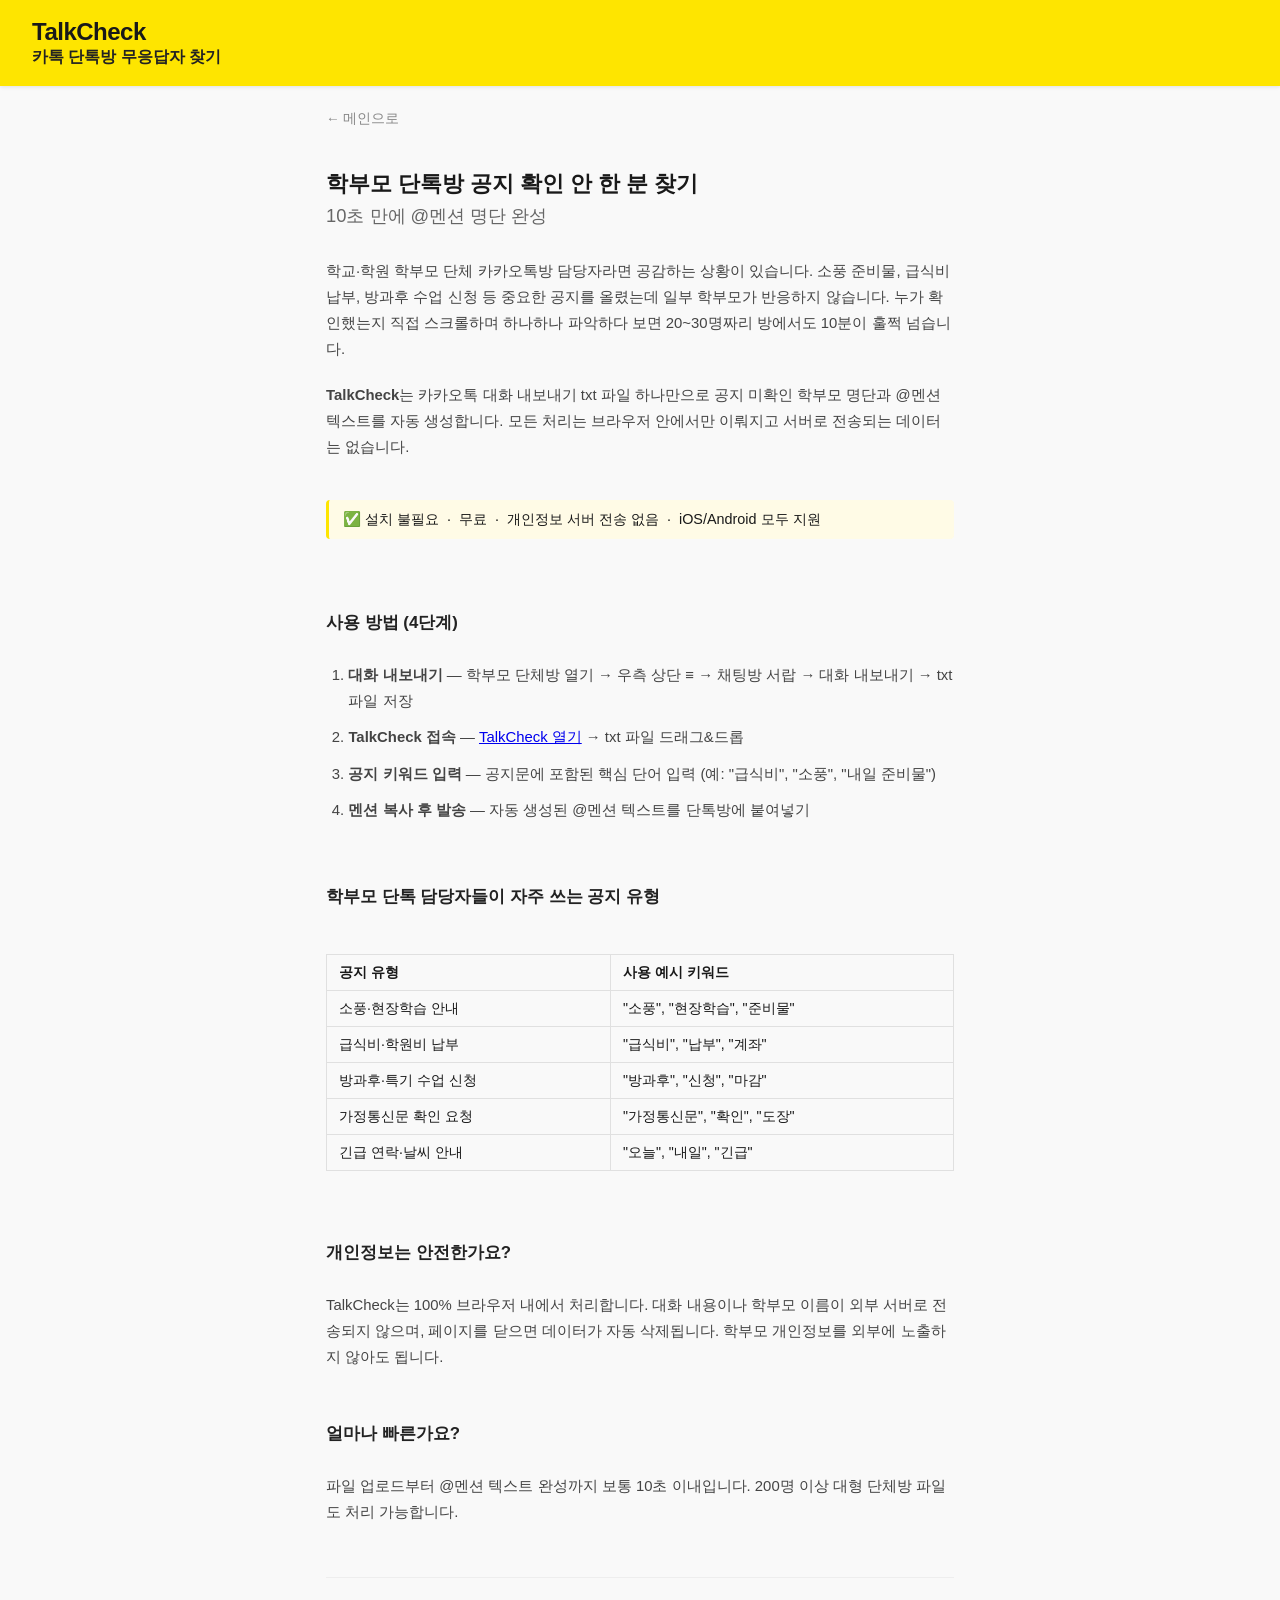
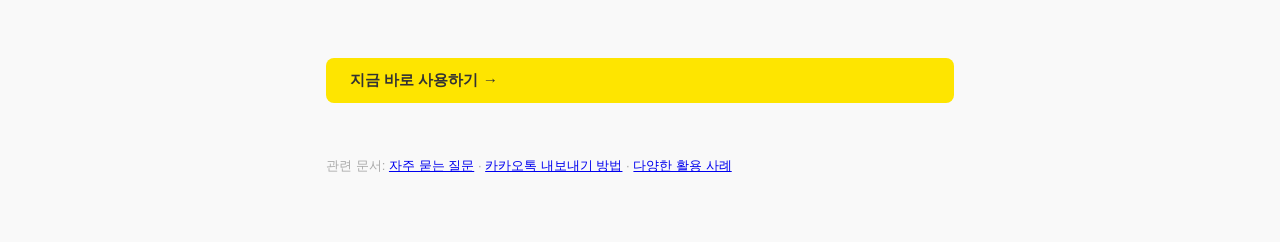
<file: docs/school-parents-chat.html>
<!DOCTYPE html>
<html lang="ko">
<head>
  <meta charset="UTF-8">
  <meta name="viewport" content="width=device-width, initial-scale=1.0">
  <title>학부모 단톡방 공지 확인 안 한 분 찾기 — TalkCheck</title>
  <meta name="description" content="학교 학부모 단톡방 공지 보냈는데 확인 안 한 분 누구인지 10초 만에 확인. 카카오톡 txt 파일 한 번 올리면 @멘션 명단 자동 완성. 무료, 서버 전송 없음.">
  <link rel="canonical" href="https://dorisurararara-crypto.github.io/talkcheck/docs/school-parents-chat.html">
  <meta property="og:title" content="학부모 단톡방 공지 확인 안 한 분 찾기 — TalkCheck">
  <meta property="og:description" content="학부모 단톡 공지 후 미확인 학부모 명단 자동 추출. txt 파일 업로드만으로 @멘션 텍스트 완성.">
  <meta property="og:url" content="https://dorisurararara-crypto.github.io/talkcheck/docs/school-parents-chat.html">
  <meta property="og:type" content="article">
  <meta property="og:locale" content="ko_KR">
  <meta property="og:image" content="https://dorisurararara-crypto.github.io/talkcheck/og-image.png">
  <meta name="twitter:card" content="summary_large_image">
  <meta name="twitter:title" content="학부모 단톡방 공지 확인 안 한 분 찾기">
  <meta name="twitter:description" content="학부모 단톡 미확인자 명단 자동 추출 — TalkCheck">
  <link rel="stylesheet" href="../css/style.css">
  <script type="application/ld+json">
  {
    "@context": "https://schema.org",
    "@type": "HowTo",
    "name": "학부모 단톡방 공지 확인 안 한 분 찾기",
    "description": "학교 학부모 단체 카카오톡 채팅방에서 공지 미확인 학부모를 자동으로 추출하는 방법",
    "totalTime": "PT1M",
    "supply": [
      {"@type": "HowToSupply", "name": "학부모 단체방 카카오톡 대화 내보내기 txt 파일"}
    ],
    "tool": [
      {"@type": "HowToTool", "name": "TalkCheck 웹 서비스 (무료, 설치 불필요)"}
    ],
    "step": [
      {
        "@type": "HowToStep",
        "position": 1,
        "name": "카카오톡 단체방 대화 내보내기",
        "text": "학부모 단체방 → 우측 상단 ≡ 메뉴 → 채팅방 서랍 → 대화 내보내기 → txt 파일 저장"
      },
      {
        "@type": "HowToStep",
        "position": 2,
        "name": "TalkCheck에 파일 업로드",
        "text": "TalkCheck 접속 후 txt 파일 드래그&드롭 또는 클릭 선택"
      },
      {
        "@type": "HowToStep",
        "position": 3,
        "name": "공지 키워드 입력",
        "text": "공지문에 포함된 단어(예: '내일 준비물', '급식비', '소풍') 입력"
      },
      {
        "@type": "HowToStep",
        "position": 4,
        "name": "미확인 학부모 @멘션 복사",
        "text": "미확인 학부모 명단과 @멘션 텍스트가 자동 생성 → 복사해서 단톡방에 붙여넣기"
      }
    ]
  }
  </script>
  <style>
    main { max-width: 660px; margin: 0 auto; padding: 24px 16px 64px; }
    h1 { font-size: 1.35rem; margin-bottom: 8px; line-height: 1.45; }
    h2 { font-size: 1.05rem; margin-top: 32px; margin-bottom: 8px; color: #222; }
    p, li { font-size: 0.93rem; line-height: 1.75; color: #444; }
    li { margin-bottom: 5px; }
    .back { display: inline-block; margin-bottom: 20px; font-size: 0.85rem; color: #888; text-decoration: none; }
    .back:hover { color: #333; }
    .highlight { background: #fffbe6; border-left: 3px solid #FEE500; padding: 10px 14px; border-radius: 4px; font-size: 0.9rem; margin: 20px 0; }
    .cta { display: inline-block; margin-top: 28px; padding: 12px 24px; background: #FEE500; color: #333; font-weight: bold; border-radius: 8px; text-decoration: none; font-size: 0.95rem; }
    .cta:hover { background: #f5d800; }
    ol { padding-left: 1.4em; }
    ol li { margin-bottom: 10px; }
    table { width: 100%; border-collapse: collapse; font-size: 0.88rem; margin: 18px 0; }
    th, td { border: 1px solid #e0e0e0; padding: 8px 12px; text-align: left; }
    th { background: #f9f9f9; font-weight: 600; }
    hr { border: none; border-top: 1px solid #eee; margin: 32px 0; }
  </style>
</head>
<body>
  <header>
    <div>
      <div class="logo">TalkCheck</div>
      <div class="subtitle">카톡 단톡방 무응답자 찾기</div>
    </div>
  </header>
  <main>
    <a href="../index.html" class="back">← 메인으로</a>

    <h1>학부모 단톡방 공지 확인 안 한 분 찾기<br><span style="font-size:0.85em;font-weight:400;color:#666">10초 만에 @멘션 명단 완성</span></h1>

    <p>학교·학원 학부모 단체 카카오톡방 담당자라면 공감하는 상황이 있습니다. 소풍 준비물, 급식비 납부, 방과후 수업 신청 등 중요한 공지를 올렸는데 일부 학부모가 반응하지 않습니다. 누가 확인했는지 직접 스크롤하며 하나하나 파악하다 보면 20~30명짜리 방에서도 10분이 훌쩍 넘습니다.</p>

    <p><strong>TalkCheck</strong>는 카카오톡 대화 내보내기 txt 파일 하나만으로 공지 미확인 학부모 명단과 @멘션 텍스트를 자동 생성합니다. 모든 처리는 브라우저 안에서만 이뤄지고 서버로 전송되는 데이터는 없습니다.</p>

    <div class="highlight">
      ✅ 설치 불필요 &nbsp;·&nbsp; 무료 &nbsp;·&nbsp; 개인정보 서버 전송 없음 &nbsp;·&nbsp; iOS/Android 모두 지원
    </div>

    <h2>사용 방법 (4단계)</h2>
    <ol>
      <li><strong>대화 내보내기</strong> — 학부모 단체방 열기 → 우측 상단 ≡ → 채팅방 서랍 → 대화 내보내기 → txt 파일 저장</li>
      <li><strong>TalkCheck 접속</strong> — <a href="../index.html">TalkCheck 열기</a> → txt 파일 드래그&드롭</li>
      <li><strong>공지 키워드 입력</strong> — 공지문에 포함된 핵심 단어 입력 (예: "급식비", "소풍", "내일 준비물")</li>
      <li><strong>멘션 복사 후 발송</strong> — 자동 생성된 @멘션 텍스트를 단톡방에 붙여넣기</li>
    </ol>

    <h2>학부모 단톡 담당자들이 자주 쓰는 공지 유형</h2>
    <table>
      <tr><th>공지 유형</th><th>사용 예시 키워드</th></tr>
      <tr><td>소풍·현장학습 안내</td><td>"소풍", "현장학습", "준비물"</td></tr>
      <tr><td>급식비·학원비 납부</td><td>"급식비", "납부", "계좌"</td></tr>
      <tr><td>방과후·특기 수업 신청</td><td>"방과후", "신청", "마감"</td></tr>
      <tr><td>가정통신문 확인 요청</td><td>"가정통신문", "확인", "도장"</td></tr>
      <tr><td>긴급 연락·날씨 안내</td><td>"오늘", "내일", "긴급"</td></tr>
    </table>

    <h2>개인정보는 안전한가요?</h2>
    <p>TalkCheck는 100% 브라우저 내에서 처리합니다. 대화 내용이나 학부모 이름이 외부 서버로 전송되지 않으며, 페이지를 닫으면 데이터가 자동 삭제됩니다. 학부모 개인정보를 외부에 노출하지 않아도 됩니다.</p>

    <h2>얼마나 빠른가요?</h2>
    <p>파일 업로드부터 @멘션 텍스트 완성까지 보통 10초 이내입니다. 200명 이상 대형 단체방 파일도 처리 가능합니다.</p>

    <hr>

    <a href="../index.html" class="cta">지금 바로 사용하기 →</a>

    <p style="margin-top:32px;font-size:0.82rem;color:#aaa">관련 문서: <a href="faq.html">자주 묻는 질문</a> · <a href="how-to-export.html">카카오톡 내보내기 방법</a> · <a href="use-cases.html">다양한 활용 사례</a></p>
  </main>
</body>
</html>
</file>
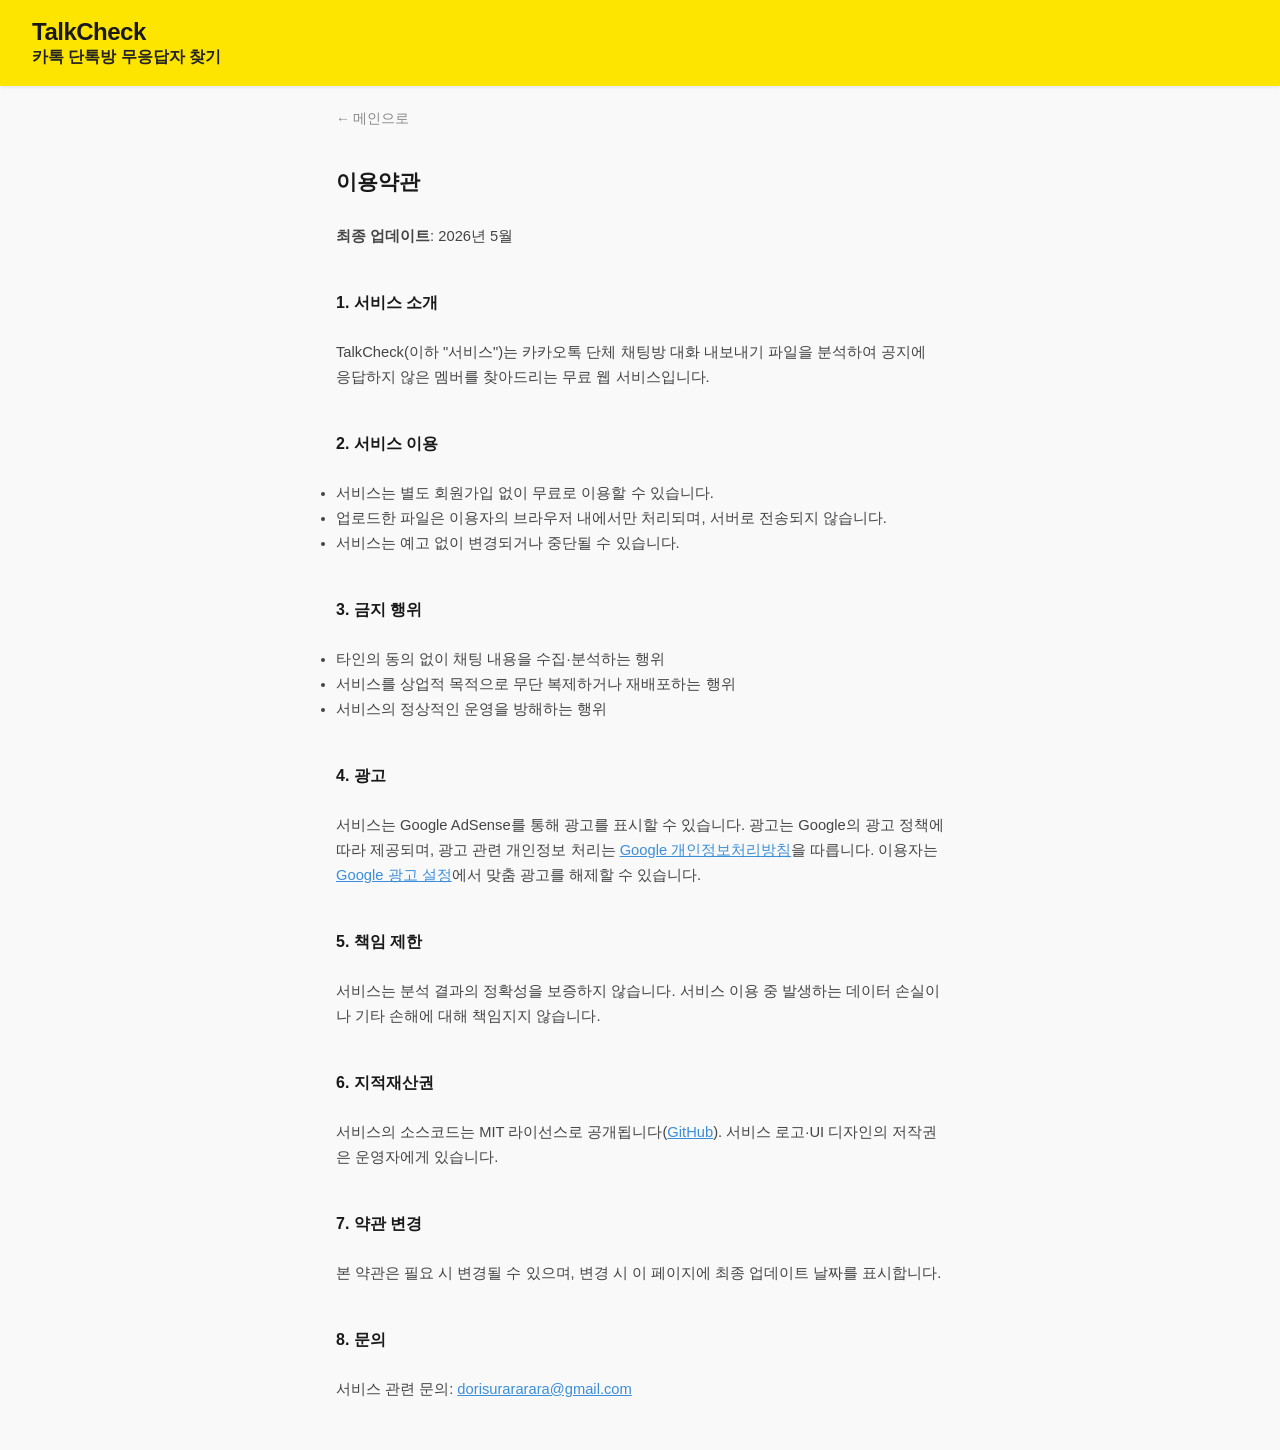
<file: docs/terms.html>
<!DOCTYPE html>
<html lang="ko">
<head>
  <meta charset="UTF-8">
  <meta name="viewport" content="width=device-width, initial-scale=1.0">
  <title>이용약관 — TalkCheck</title>
  <link rel="stylesheet" href="../css/style.css">
  <style>
    main { max-width: 640px; margin: 0 auto; padding: 24px 16px 48px; }
    h1 { font-size: 1.3rem; margin-bottom: 8px; }
    h2 { font-size: 1rem; margin-top: 24px; margin-bottom: 6px; }
    p, li { font-size: 0.92rem; line-height: 1.7; color: #444; }
    a { color: #3A8EDB; }
    .back { display: inline-block; margin-bottom: 20px; font-size: 0.85rem; color: #888; text-decoration: none; }
    .back:hover { color: #333; }
  </style>
</head>
<body>
  <header>
    <div>
      <div class="logo">TalkCheck</div>
      <div class="subtitle">카톡 단톡방 무응답자 찾기</div>
    </div>
  </header>
  <main>
    <a href="../index.html" class="back">← 메인으로</a>
    <h1>이용약관</h1>
    <p><strong>최종 업데이트</strong>: 2026년 5월</p>

    <h2>1. 서비스 소개</h2>
    <p>TalkCheck(이하 "서비스")는 카카오톡 단체 채팅방 대화 내보내기 파일을 분석하여 공지에 응답하지 않은 멤버를 찾아드리는 무료 웹 서비스입니다.</p>

    <h2>2. 서비스 이용</h2>
    <ul>
      <li>서비스는 별도 회원가입 없이 무료로 이용할 수 있습니다.</li>
      <li>업로드한 파일은 이용자의 브라우저 내에서만 처리되며, 서버로 전송되지 않습니다.</li>
      <li>서비스는 예고 없이 변경되거나 중단될 수 있습니다.</li>
    </ul>

    <h2>3. 금지 행위</h2>
    <ul>
      <li>타인의 동의 없이 채팅 내용을 수집·분석하는 행위</li>
      <li>서비스를 상업적 목적으로 무단 복제하거나 재배포하는 행위</li>
      <li>서비스의 정상적인 운영을 방해하는 행위</li>
    </ul>

    <h2>4. 광고</h2>
    <p>서비스는 Google AdSense를 통해 광고를 표시할 수 있습니다. 광고는 Google의 광고 정책에 따라 제공되며, 광고 관련 개인정보 처리는 <a href="https://policies.google.com/privacy" target="_blank" rel="noopener">Google 개인정보처리방침</a>을 따릅니다. 이용자는 <a href="https://adssettings.google.com/" target="_blank" rel="noopener">Google 광고 설정</a>에서 맞춤 광고를 해제할 수 있습니다.</p>

    <h2>5. 책임 제한</h2>
    <p>서비스는 분석 결과의 정확성을 보증하지 않습니다. 서비스 이용 중 발생하는 데이터 손실이나 기타 손해에 대해 책임지지 않습니다.</p>

    <h2>6. 지적재산권</h2>
    <p>서비스의 소스코드는 MIT 라이선스로 공개됩니다(<a href="https://github.com/dorisurararara-crypto/talkcheck" target="_blank" rel="noopener">GitHub</a>). 서비스 로고·UI 디자인의 저작권은 운영자에게 있습니다.</p>

    <h2>7. 약관 변경</h2>
    <p>본 약관은 필요 시 변경될 수 있으며, 변경 시 이 페이지에 최종 업데이트 날짜를 표시합니다.</p>

    <h2>8. 문의</h2>
    <p>서비스 관련 문의: <a href="mailto:dorisurararara@gmail.com">dorisurararara@gmail.com</a></p>
  </main>
</body>
</html>
</file>
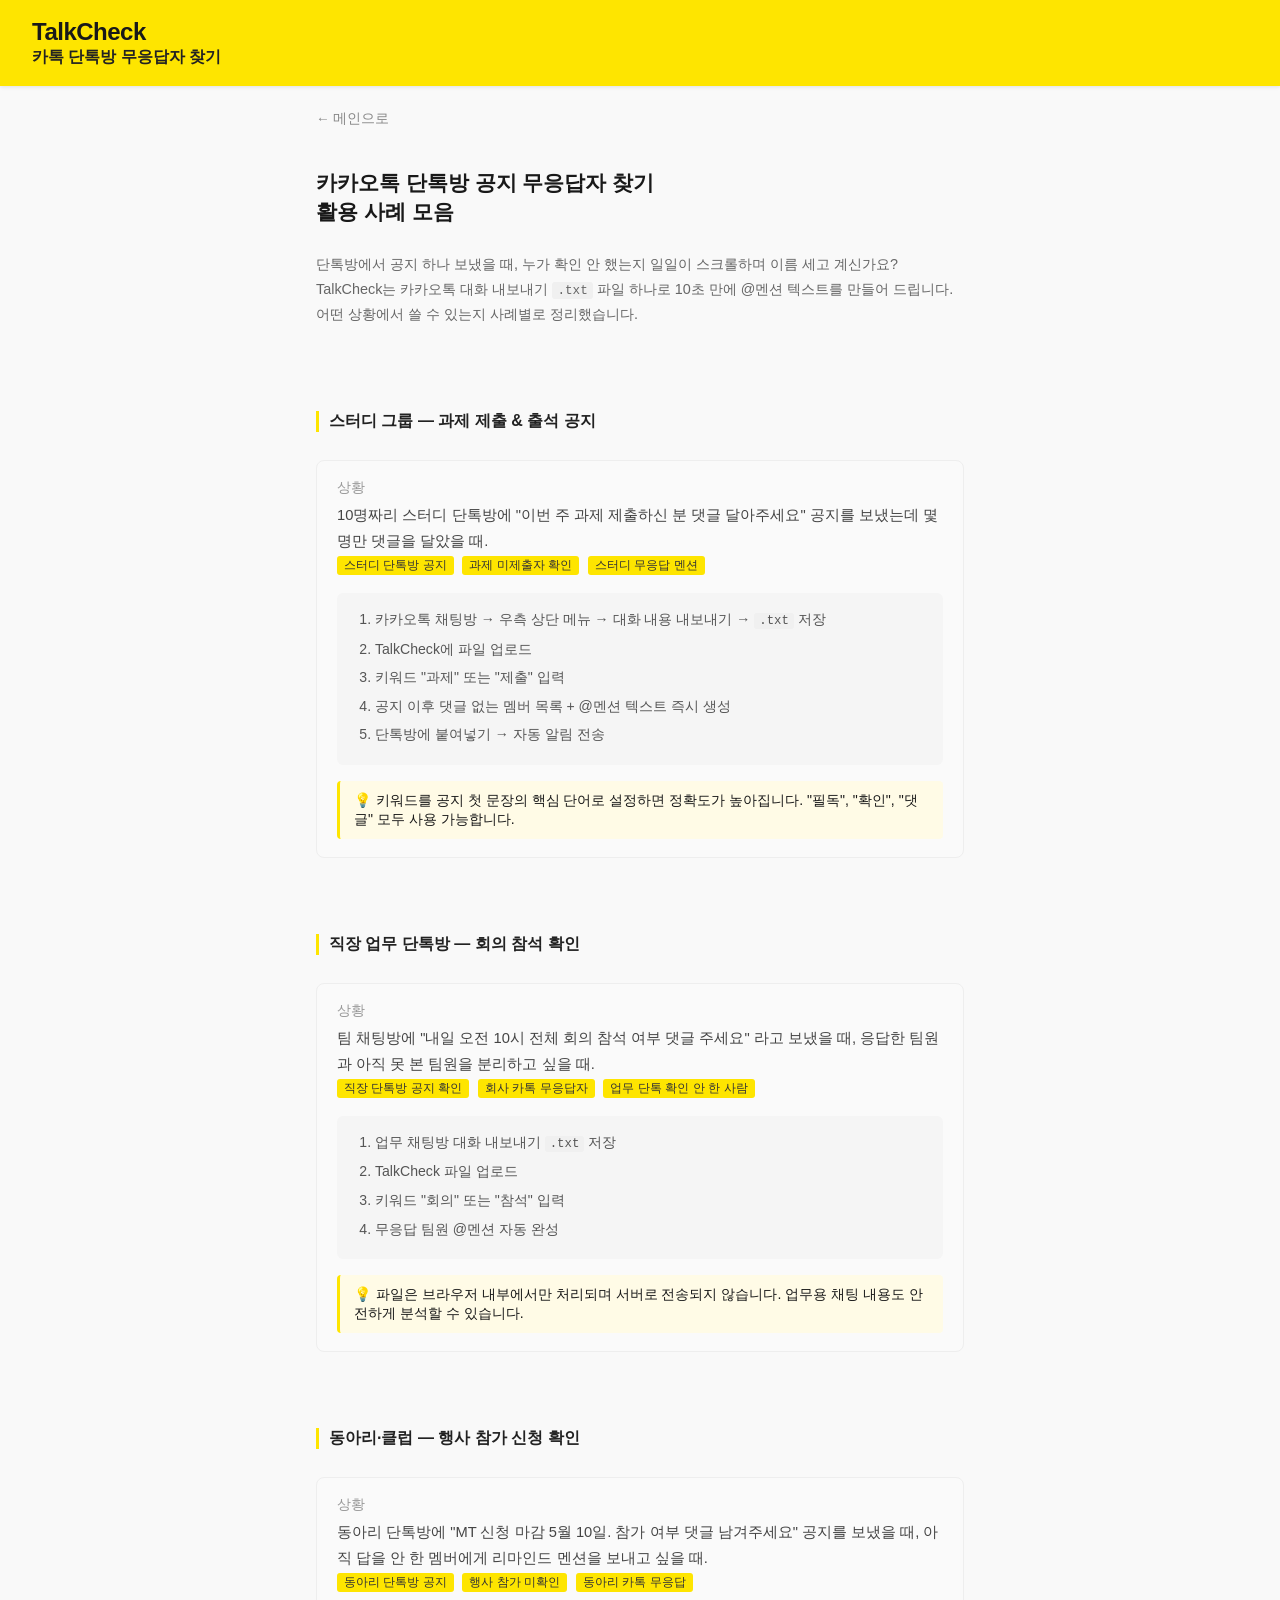
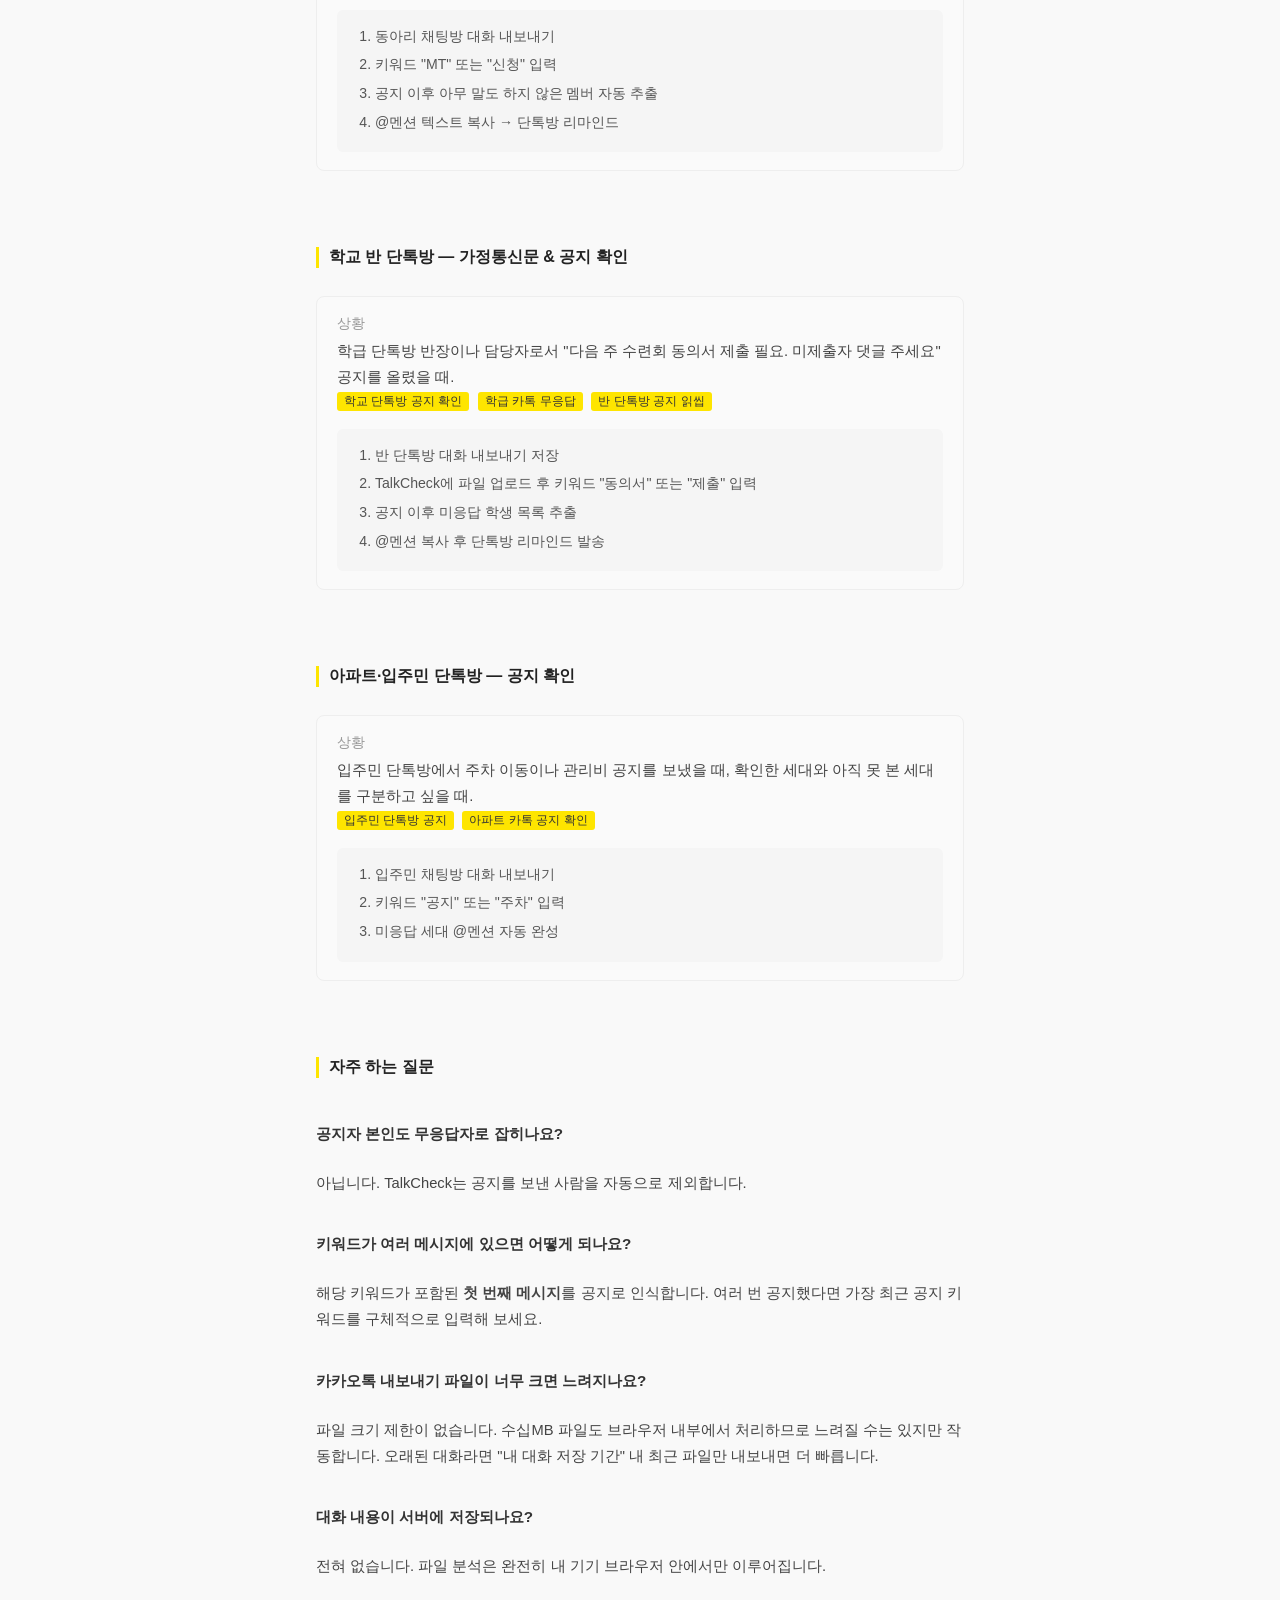
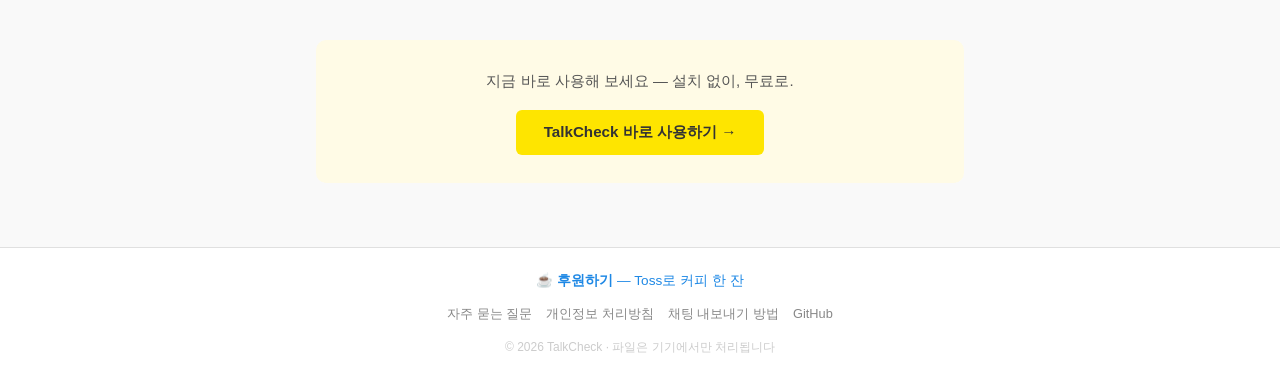
<file: docs/use-cases.html>
<!DOCTYPE html>
<html lang="ko">
<head>
  <meta charset="UTF-8">
  <meta name="viewport" content="width=device-width, initial-scale=1.0">
  <title>카톡 단톡방 무응답자 찾기 활용 사례 — 스터디·직장·동아리 | TalkCheck</title>
  <meta name="description" content="TalkCheck로 카카오톡 단체방 공지 확인 안 한 사람을 자동으로 추출하는 방법. 스터디·직장 업무·동아리·아파트 입주민 단톡방 실제 활용 사례 모음.">
  <link rel="canonical" href="https://dorisurararara-crypto.github.io/talkcheck/docs/use-cases.html">
  <meta property="og:title" content="카톡 단톡방 무응답자 찾기 활용 사례 — TalkCheck">
  <meta property="og:description" content="스터디·직장·동아리 단톡방 공지 확인 안 한 멤버를 10초 만에 @멘션 문자로. TalkCheck 실제 활용 사례.">
  <meta property="og:url" content="https://dorisurararara-crypto.github.io/talkcheck/docs/use-cases.html">
  <meta property="og:type" content="article">
  <meta property="og:locale" content="ko_KR">
  <meta name="twitter:card" content="summary">
  <meta name="twitter:title" content="카톡 단톡방 무응답자 찾기 활용 사례 — TalkCheck">
  <meta name="twitter:description" content="스터디·직장·동아리 단톡방 공지 확인 안 한 멤버를 10초 만에 @멘션 문자로.">
  <link rel="stylesheet" href="../css/style.css">
  <script type="application/ld+json">
  {
    "@context": "https://schema.org",
    "@type": "Article",
    "headline": "카톡 단톡방 무응답자 찾기 활용 사례 — 스터디·직장·동아리",
    "description": "TalkCheck로 카카오톡 단체방 공지 확인 안 한 사람을 자동으로 추출하는 방법. 스터디·직장 업무·동아리·아파트 입주민 단톡방 실제 활용 사례.",
    "url": "https://dorisurararara-crypto.github.io/talkcheck/docs/use-cases.html",
    "inLanguage": "ko-KR",
    "publisher": {
      "@type": "Organization",
      "name": "TalkCheck"
    },
    "datePublished": "2026-05-03"
  }
  </script>
  <style>
    main { max-width: 680px; margin: 0 auto; padding: 24px 16px 64px; }
    h1 { font-size: 1.3rem; margin-bottom: 6px; line-height: 1.4; }
    h2 { font-size: 1rem; margin-top: 36px; margin-bottom: 8px; color: #222; border-left: 3px solid #FEE500; padding-left: 10px; }
    h3 { font-size: 0.95rem; margin-top: 18px; margin-bottom: 6px; color: #333; }
    p, li { font-size: 0.92rem; line-height: 1.75; color: #444; }
    li { margin-bottom: 4px; }
    .intro { color: #666; font-size: 0.9rem; margin-bottom: 28px; }
    .case-card { background: #fafafa; border: 1px solid #eee; border-radius: 8px; padding: 18px 20px; margin-bottom: 20px; }
    .case-card .scenario { font-size: 0.85rem; color: #999; margin-bottom: 6px; }
    .case-card .keyword { display: inline-block; background: #FEE500; color: #333; font-size: 0.78rem; border-radius: 3px; padding: 1px 7px; margin-right: 4px; margin-bottom: 6px; }
    .steps { background: #f5f5f5; border-radius: 6px; padding: 14px 18px; margin-top: 12px; }
    .steps ol { margin: 0; padding-left: 20px; }
    .steps li { font-size: 0.88rem; color: #555; }
    .tip { background: #fffbe6; border-left: 3px solid #FEE500; padding: 10px 14px; border-radius: 4px; font-size: 0.88rem; margin-top: 16px; }
    .cta { text-align: center; margin-top: 40px; padding: 28px 20px; background: #fffbe6; border-radius: 10px; }
    .cta a.btn-cta { display: inline-block; background: #FEE500; color: #333; text-decoration: none; padding: 12px 28px; border-radius: 6px; font-weight: bold; font-size: 0.95rem; }
    .cta a.btn-cta:hover { background: #f5db00; }
    .back { display: inline-block; margin-bottom: 20px; font-size: 0.85rem; color: #888; text-decoration: none; }
    .back:hover { color: #333; }
    code { background: #f0f0f0; padding: 1px 5px; border-radius: 3px; font-size: 0.88em; }
  </style>
</head>
<body>
  <header>
    <div>
      <div class="logo">TalkCheck</div>
      <div class="subtitle">카톡 단톡방 무응답자 찾기</div>
    </div>
  </header>
  <main>
    <a href="../index.html" class="back">← 메인으로</a>
    <h1>카카오톡 단톡방 공지 무응답자 찾기<br>활용 사례 모음</h1>
    <p class="intro">단톡방에서 공지 하나 보냈을 때, 누가 확인 안 했는지 일일이 스크롤하며 이름 세고 계신가요? TalkCheck는 카카오톡 대화 내보내기 <code>.txt</code> 파일 하나로 10초 만에 @멘션 텍스트를 만들어 드립니다. 어떤 상황에서 쓸 수 있는지 사례별로 정리했습니다.</p>

    <!-- 사례 1: 스터디 -->
    <h2>스터디 그룹 — 과제 제출 & 출석 공지</h2>
    <div class="case-card">
      <div class="scenario">상황</div>
      <p>10명짜리 스터디 단톡방에 "이번 주 과제 제출하신 분 댓글 달아주세요" 공지를 보냈는데 몇 명만 댓글을 달았을 때.</p>
      <div>
        <span class="keyword">스터디 단톡방 공지</span>
        <span class="keyword">과제 미제출자 확인</span>
        <span class="keyword">스터디 무응답 멘션</span>
      </div>
      <div class="steps">
        <ol>
          <li>카카오톡 채팅방 → 우측 상단 메뉴 → 대화 내용 내보내기 → <code>.txt</code> 저장</li>
          <li>TalkCheck에 파일 업로드</li>
          <li>키워드 "과제" 또는 "제출" 입력</li>
          <li>공지 이후 댓글 없는 멤버 목록 + @멘션 텍스트 즉시 생성</li>
          <li>단톡방에 붙여넣기 → 자동 알림 전송</li>
        </ol>
      </div>
      <div class="tip">💡 키워드를 공지 첫 문장의 핵심 단어로 설정하면 정확도가 높아집니다. "필독", "확인", "댓글" 모두 사용 가능합니다.</div>
    </div>

    <!-- 사례 2: 직장 -->
    <h2>직장 업무 단톡방 — 회의 참석 확인</h2>
    <div class="case-card">
      <div class="scenario">상황</div>
      <p>팀 채팅방에 "내일 오전 10시 전체 회의 참석 여부 댓글 주세요" 라고 보냈을 때, 응답한 팀원과 아직 못 본 팀원을 분리하고 싶을 때.</p>
      <div>
        <span class="keyword">직장 단톡방 공지 확인</span>
        <span class="keyword">회사 카톡 무응답자</span>
        <span class="keyword">업무 단톡 확인 안 한 사람</span>
      </div>
      <div class="steps">
        <ol>
          <li>업무 채팅방 대화 내보내기 <code>.txt</code> 저장</li>
          <li>TalkCheck 파일 업로드</li>
          <li>키워드 "회의" 또는 "참석" 입력</li>
          <li>무응답 팀원 @멘션 자동 완성</li>
        </ol>
      </div>
      <div class="tip">💡 파일은 브라우저 내부에서만 처리되며 서버로 전송되지 않습니다. 업무용 채팅 내용도 안전하게 분석할 수 있습니다.</div>
    </div>

    <!-- 사례 3: 동아리 -->
    <h2>동아리·클럽 — 행사 참가 신청 확인</h2>
    <div class="case-card">
      <div class="scenario">상황</div>
      <p>동아리 단톡방에 "MT 신청 마감 5월 10일. 참가 여부 댓글 남겨주세요" 공지를 보냈을 때, 아직 답을 안 한 멤버에게 리마인드 멘션을 보내고 싶을 때.</p>
      <div>
        <span class="keyword">동아리 단톡방 공지</span>
        <span class="keyword">행사 참가 미확인</span>
        <span class="keyword">동아리 카톡 무응답</span>
      </div>
      <div class="steps">
        <ol>
          <li>동아리 채팅방 대화 내보내기</li>
          <li>키워드 "MT" 또는 "신청" 입력</li>
          <li>공지 이후 아무 말도 하지 않은 멤버 자동 추출</li>
          <li>@멘션 텍스트 복사 → 단톡방 리마인드</li>
        </ol>
      </div>
    </div>

    <!-- 사례 4: 학교 반 단톡 -->
    <h2>학교 반 단톡방 — 가정통신문 & 공지 확인</h2>
    <div class="case-card">
      <div class="scenario">상황</div>
      <p>학급 단톡방 반장이나 담당자로서 "다음 주 수련회 동의서 제출 필요. 미제출자 댓글 주세요" 공지를 올렸을 때.</p>
      <div>
        <span class="keyword">학교 단톡방 공지 확인</span>
        <span class="keyword">학급 카톡 무응답</span>
        <span class="keyword">반 단톡방 공지 읽씹</span>
      </div>
      <div class="steps">
        <ol>
          <li>반 단톡방 대화 내보내기 저장</li>
          <li>TalkCheck에 파일 업로드 후 키워드 "동의서" 또는 "제출" 입력</li>
          <li>공지 이후 미응답 학생 목록 추출</li>
          <li>@멘션 복사 후 단톡방 리마인드 발송</li>
        </ol>
      </div>
    </div>

    <!-- 사례 5: 아파트/커뮤니티 -->
    <h2>아파트·입주민 단톡방 — 공지 확인</h2>
    <div class="case-card">
      <div class="scenario">상황</div>
      <p>입주민 단톡방에서 주차 이동이나 관리비 공지를 보냈을 때, 확인한 세대와 아직 못 본 세대를 구분하고 싶을 때.</p>
      <div>
        <span class="keyword">입주민 단톡방 공지</span>
        <span class="keyword">아파트 카톡 공지 확인</span>
      </div>
      <div class="steps">
        <ol>
          <li>입주민 채팅방 대화 내보내기</li>
          <li>키워드 "공지" 또는 "주차" 입력</li>
          <li>미응답 세대 @멘션 자동 완성</li>
        </ol>
      </div>
    </div>

    <!-- 공통 FAQ -->
    <h2>자주 하는 질문</h2>
    <h3>공지자 본인도 무응답자로 잡히나요?</h3>
    <p>아닙니다. TalkCheck는 공지를 보낸 사람을 자동으로 제외합니다.</p>

    <h3>키워드가 여러 메시지에 있으면 어떻게 되나요?</h3>
    <p>해당 키워드가 포함된 <strong>첫 번째 메시지</strong>를 공지로 인식합니다. 여러 번 공지했다면 가장 최근 공지 키워드를 구체적으로 입력해 보세요.</p>

    <h3>카카오톡 내보내기 파일이 너무 크면 느려지나요?</h3>
    <p>파일 크기 제한이 없습니다. 수십MB 파일도 브라우저 내부에서 처리하므로 느려질 수는 있지만 작동합니다. 오래된 대화라면 "내 대화 저장 기간" 내 최근 파일만 내보내면 더 빠릅니다.</p>

    <h3>대화 내용이 서버에 저장되나요?</h3>
    <p>전혀 없습니다. 파일 분석은 완전히 내 기기 브라우저 안에서만 이루어집니다.</p>

    <div class="cta">
      <p style="margin-bottom:16px;font-size:0.93rem;color:#555;">지금 바로 사용해 보세요 — 설치 없이, 무료로.</p>
      <a href="../index.html" class="btn-cta">TalkCheck 바로 사용하기 →</a>
    </div>
  </main>
  <footer>
    <div class="footer-donate">
      ☕ <a href="https://toss.me/dorisurararara" target="_blank" rel="noopener"><strong>후원하기</strong> — Toss로 커피 한 잔</a>
    </div>
    <div class="footer-links">
      <a href="faq.html">자주 묻는 질문</a>
      <a href="privacy.html">개인정보 처리방침</a>
      <a href="how-to-export.html">채팅 내보내기 방법</a>
      <a href="https://github.com/dorisurararara-crypto/talkcheck" target="_blank" rel="noopener">GitHub</a>
    </div>
    <div style="font-size:0.75rem;color:#ccc;">&copy; 2026 TalkCheck · 파일은 기기에서만 처리됩니다</div>
  </footer>
</body>
</html>
</file>
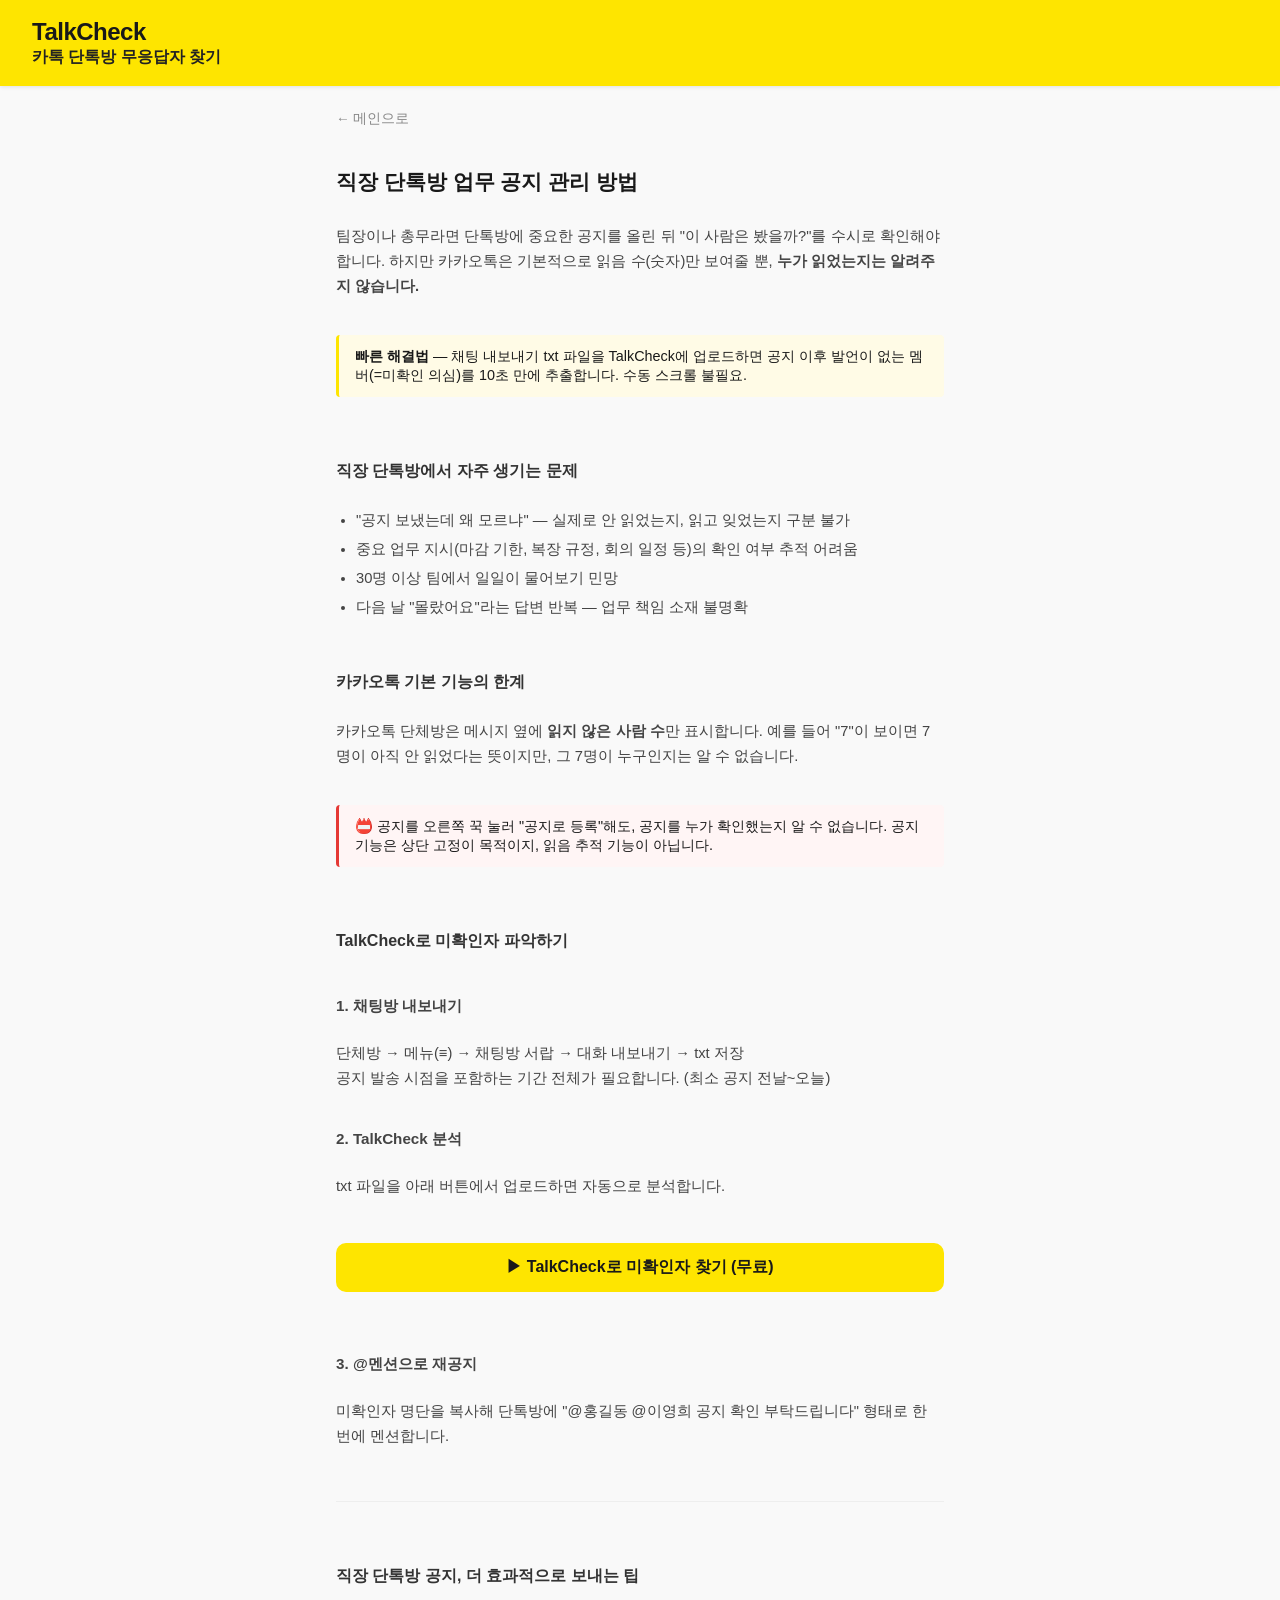
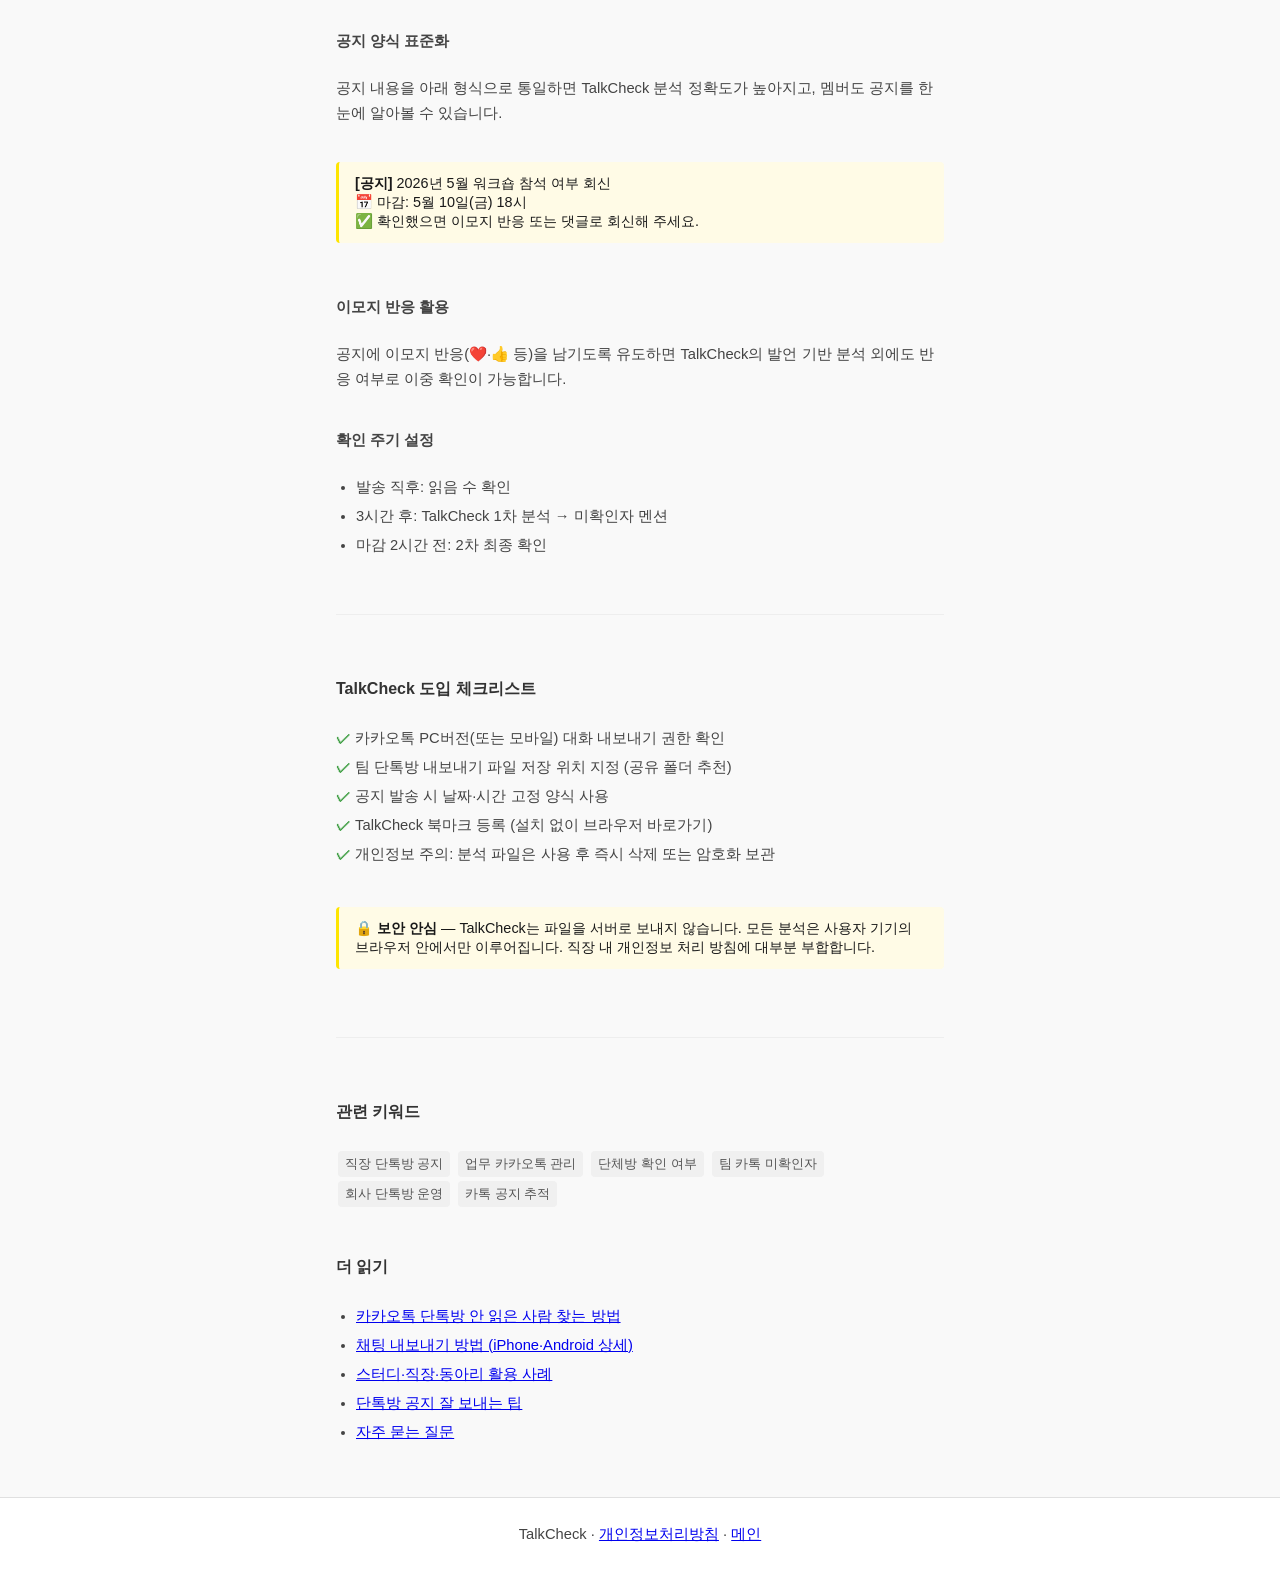
<file: docs/work-group-chat-management.html>
<!DOCTYPE html>
<html lang="ko">
<head>
  <meta charset="UTF-8">
  <meta name="viewport" content="width=device-width, initial-scale=1.0">
  <title>직장 단톡방 업무 공지 관리 방법 — 확인 여부 추적 팁 | TalkCheck</title>
  <meta name="description" content="직장 카카오톡 단체방에서 업무 지시·공지 확인 여부를 효율적으로 관리하는 방법. 팀장·총무가 알아야 할 단톡방 운영 팁과 미확인자 추적 자동화.">
  <link rel="canonical" href="https://dorisurararara-crypto.github.io/talkcheck/docs/work-group-chat-management.html">
  <meta property="og:title" content="직장 단톡방 업무 공지 관리 방법 — TalkCheck">
  <meta property="og:description" content="팀장·총무를 위한 단톡방 공지 확인 추적 자동화. 수동 스크롤 없이 미확인자 즉시 파악.">
  <meta property="og:url" content="https://dorisurararara-crypto.github.io/talkcheck/docs/work-group-chat-management.html">
  <meta property="og:type" content="article">
  <meta property="og:locale" content="ko_KR">
  <meta property="og:image" content="https://dorisurararara-crypto.github.io/talkcheck/og-image.png">
  <meta name="twitter:card" content="summary_large_image">
  <meta name="twitter:title" content="직장 단톡방 업무 공지 관리 방법 — TalkCheck">
  <meta name="twitter:description" content="팀장·총무용. 공지 확인 여부 10초 추적, 수동 스크롤 0.">
  <link rel="stylesheet" href="../css/style.css">
  <script type="application/ld+json">
  {
    "@context": "https://schema.org",
    "@type": "Article",
    "headline": "직장 단톡방 업무 공지 관리 방법 — 확인 여부 추적 팁",
    "description": "직장 카카오톡 단체방에서 업무 지시·공지 확인 여부를 효율적으로 관리하는 방법",
    "author": {"@type": "Organization", "name": "TalkCheck"},
    "publisher": {"@type": "Organization", "name": "TalkCheck", "url": "https://dorisurararara-crypto.github.io/talkcheck/"},
    "datePublished": "2026-05-03",
    "dateModified": "2026-05-03",
    "inLanguage": "ko"
  }
  </script>
  <style>
    main { max-width: 640px; margin: 0 auto; padding: 24px 16px 48px; }
    h1 { font-size: 1.3rem; margin-bottom: 8px; }
    h2 { font-size: 1rem; margin-top: 28px; margin-bottom: 6px; color: #333; }
    h3 { font-size: 0.95rem; margin-top: 18px; margin-bottom: 4px; color: #444; }
    p, li { font-size: 0.92rem; line-height: 1.7; color: #444; }
    li { margin-bottom: 4px; }
    ol, ul { padding-left: 20px; }
    .back { display: inline-block; margin-bottom: 20px; font-size: 0.85rem; color: #888; text-decoration: none; }
    .back:hover { color: #333; }
    .highlight-box { background: #fffbe6; border-left: 3px solid #FEE500; padding: 12px 16px; border-radius: 4px; font-size: 0.9rem; margin: 16px 0; }
    .warn-box { background: #fff5f5; border-left: 3px solid #e53935; padding: 12px 16px; border-radius: 4px; font-size: 0.9rem; margin: 16px 0; }
    .cta-btn { display: block; background: #FEE500; color: #191919; font-weight: 700; text-align: center; padding: 14px; border-radius: 10px; font-size: 1rem; text-decoration: none; margin: 24px 0; }
    .cta-btn:hover { background: #E6CF00; }
    .tag { display: inline-block; background: #f0f0f0; border-radius: 4px; padding: 2px 7px; font-size: 0.8rem; color: #555; margin: 2px; }
    hr { border: none; border-top: 1px solid #eee; margin: 32px 0 16px; }
    .checklist li::before { content: "✓ "; color: #43a047; font-weight: bold; }
    .checklist { list-style: none; padding-left: 0; }
  </style>
</head>
<body>
  <header>
    <div>
      <div class="logo">TalkCheck</div>
      <div class="subtitle">카톡 단톡방 무응답자 찾기</div>
    </div>
  </header>
  <main>
    <a href="../index.html" class="back">← 메인으로</a>

    <h1>직장 단톡방 업무 공지 관리 방법</h1>
    <p>팀장이나 총무라면 단톡방에 중요한 공지를 올린 뒤 "이 사람은 봤을까?"를 수시로 확인해야 합니다. 하지만 카카오톡은 기본적으로 읽음 수(숫자)만 보여줄 뿐, <strong>누가 읽었는지는 알려주지 않습니다.</strong></p>

    <div class="highlight-box">
      <strong>빠른 해결법</strong> — 채팅 내보내기 txt 파일을 TalkCheck에 업로드하면 공지 이후 발언이 없는 멤버(=미확인 의심)를 10초 만에 추출합니다. 수동 스크롤 불필요.
    </div>

    <h2>직장 단톡방에서 자주 생기는 문제</h2>
    <ul>
      <li>"공지 보냈는데 왜 모르냐" — 실제로 안 읽었는지, 읽고 잊었는지 구분 불가</li>
      <li>중요 업무 지시(마감 기한, 복장 규정, 회의 일정 등)의 확인 여부 추적 어려움</li>
      <li>30명 이상 팀에서 일일이 물어보기 민망</li>
      <li>다음 날 "몰랐어요"라는 답변 반복 — 업무 책임 소재 불명확</li>
    </ul>

    <h2>카카오톡 기본 기능의 한계</h2>
    <p>카카오톡 단체방은 메시지 옆에 <strong>읽지 않은 사람 수</strong>만 표시합니다. 예를 들어 "7"이 보이면 7명이 아직 안 읽었다는 뜻이지만, 그 7명이 누구인지는 알 수 없습니다.</p>

    <div class="warn-box">
      📛 공지를 오른쪽 꾹 눌러 "공지로 등록"해도, 공지를 누가 확인했는지 알 수 없습니다. 공지 기능은 상단 고정이 목적이지, 읽음 추적 기능이 아닙니다.
    </div>

    <h2>TalkCheck로 미확인자 파악하기</h2>

    <h3>1. 채팅방 내보내기</h3>
    <p>단체방 → 메뉴(≡) → 채팅방 서랍 → 대화 내보내기 → txt 저장<br>
    공지 발송 시점을 포함하는 기간 전체가 필요합니다. (최소 공지 전날~오늘)</p>

    <h3>2. TalkCheck 분석</h3>
    <p>txt 파일을 아래 버튼에서 업로드하면 자동으로 분석합니다.</p>
    <a href="../index.html" class="cta-btn">▶ TalkCheck로 미확인자 찾기 (무료)</a>

    <h3>3. @멘션으로 재공지</h3>
    <p>미확인자 명단을 복사해 단톡방에 "@홍길동 @이영희 공지 확인 부탁드립니다" 형태로 한 번에 멘션합니다.</p>

    <hr>

    <h2>직장 단톡방 공지, 더 효과적으로 보내는 팁</h2>

    <h3>공지 양식 표준화</h3>
    <p>공지 내용을 아래 형식으로 통일하면 TalkCheck 분석 정확도가 높아지고, 멤버도 공지를 한눈에 알아볼 수 있습니다.</p>
    <div class="highlight-box">
      <strong>[공지]</strong> 2026년 5월 워크숍 참석 여부 회신<br>
      📅 마감: 5월 10일(금) 18시<br>
      ✅ 확인했으면 이모지 반응 또는 댓글로 회신해 주세요.
    </div>

    <h3>이모지 반응 활용</h3>
    <p>공지에 이모지 반응(❤️·👍 등)을 남기도록 유도하면 TalkCheck의 발언 기반 분석 외에도 반응 여부로 이중 확인이 가능합니다.</p>

    <h3>확인 주기 설정</h3>
    <ul>
      <li>발송 직후: 읽음 수 확인</li>
      <li>3시간 후: TalkCheck 1차 분석 → 미확인자 멘션</li>
      <li>마감 2시간 전: 2차 최종 확인</li>
    </ul>

    <hr>

    <h2>TalkCheck 도입 체크리스트</h2>
    <ul class="checklist">
      <li>카카오톡 PC버전(또는 모바일) 대화 내보내기 권한 확인</li>
      <li>팀 단톡방 내보내기 파일 저장 위치 지정 (공유 폴더 추천)</li>
      <li>공지 발송 시 날짜·시간 고정 양식 사용</li>
      <li>TalkCheck 북마크 등록 (설치 없이 브라우저 바로가기)</li>
      <li>개인정보 주의: 분석 파일은 사용 후 즉시 삭제 또는 암호화 보관</li>
    </ul>

    <div class="highlight-box">
      🔒 <strong>보안 안심</strong> — TalkCheck는 파일을 서버로 보내지 않습니다. 모든 분석은 사용자 기기의 브라우저 안에서만 이루어집니다. 직장 내 개인정보 처리 방침에 대부분 부합합니다.
    </div>

    <hr>

    <h2>관련 키워드</h2>
    <p>
      <span class="tag">직장 단톡방 공지</span>
      <span class="tag">업무 카카오톡 관리</span>
      <span class="tag">단체방 확인 여부</span>
      <span class="tag">팀 카톡 미확인자</span>
      <span class="tag">회사 단톡방 운영</span>
      <span class="tag">카톡 공지 추적</span>
    </p>

    <h2>더 읽기</h2>
    <ul>
      <li><a href="kakaotalk-unread-members.html">카카오톡 단톡방 안 읽은 사람 찾는 방법</a></li>
      <li><a href="how-to-export.html">채팅 내보내기 방법 (iPhone·Android 상세)</a></li>
      <li><a href="use-cases.html">스터디·직장·동아리 활용 사례</a></li>
      <li><a href="group-notice-tips.html">단톡방 공지 잘 보내는 팁</a></li>
      <li><a href="faq.html">자주 묻는 질문</a></li>
    </ul>
  </main>
  <footer>
    <p>TalkCheck · <a href="privacy.html">개인정보처리방침</a> · <a href="../index.html">메인</a></p>
  </footer>
</body>
</html>
</file>
<file: css/style.css>
/* style.css — 모바일 우선 (375px 기준) */

:root {
  --primary: #FEE500;       /* 카카오 노란색 */
  --primary-dark: #E6CF00;
  --bg: #f9f9f9;
  --surface: #ffffff;
  --text: #191919;
  --text-muted: #888;
  --border: #e0e0e0;
  --danger: #e53935;
  --success: #43a047;
  --radius: 12px;
  --shadow: 0 2px 8px rgba(0,0,0,0.08);
}

* {
  box-sizing: border-box;
  margin: 0;
  padding: 0;
}

html {
  font-size: 16px;
  -webkit-tap-highlight-color: transparent;
}

body {
  font-family: -apple-system, BlinkMacSystemFont, 'Segoe UI', 'Apple SD Gothic Neo', sans-serif;
  background: var(--bg);
  color: var(--text);
  min-height: 100vh;
  display: flex;
  flex-direction: column;
}

/* ── Header ── */
header {
  background: var(--primary);
  padding: 16px 20px;
  display: flex;
  align-items: center;
  gap: 10px;
  box-shadow: 0 1px 4px rgba(0,0,0,0.1);
}

header .logo {
  font-size: 1.5rem;
  font-weight: 700;
  color: var(--text);
  letter-spacing: -0.5px;
}

header .subtitle {
  font-size: 1rem;
  font-weight: 600;
  color: #222;
  line-height: 1.35;
}

header .hero-subhead {
  font-size: 0.78rem;
  color: #555;
  margin: 4px 0 0;
  line-height: 1.4;
}

/* ── Main ── */
main {
  flex: 1;
  max-width: 600px;
  width: 100%;
  margin: 0 auto;
  padding: 20px 16px 40px;
  display: flex;
  flex-direction: column;
  gap: 20px;
}

/* ── Card ── */
.card {
  background: var(--surface);
  border-radius: var(--radius);
  padding: 20px;
  box-shadow: var(--shadow);
}

.card h2 {
  font-size: 1rem;
  font-weight: 600;
  margin-bottom: 14px;
  color: var(--text);
}

/* ── Drop Zone ── */
.drop-zone {
  border: 2px dashed var(--border);
  border-radius: var(--radius);
  padding: 32px 16px;
  text-align: center;
  cursor: pointer;
  transition: border-color 0.2s, background 0.2s;
  background: #fafafa;
}

.drop-zone:hover,
.drop-zone.drag-over {
  border-color: var(--primary-dark);
  background: #fffde7;
}

.drop-zone .icon {
  font-size: 2.5rem;
  margin-bottom: 10px;
  display: block;
}

.drop-zone p {
  color: var(--text-muted);
  font-size: 0.9rem;
  line-height: 1.5;
}

.drop-zone .file-name {
  margin-top: 10px;
  font-size: 0.85rem;
  font-weight: 500;
  color: var(--text);
  word-break: break-all;
}

/* ── Input group ── */
.input-group {
  display: flex;
  flex-direction: column;
  gap: 8px;
}

.input-group label {
  font-size: 0.9rem;
  font-weight: 500;
  color: var(--text);
}

.input-group input[type="text"] {
  width: 100%;
  padding: 12px 14px;
  border: 1.5px solid var(--border);
  border-radius: 8px;
  font-size: 1rem;
  outline: none;
  transition: border-color 0.2s;
  background: var(--surface);
  color: var(--text);
}

.input-group input[type="text"]:focus {
  border-color: var(--primary-dark);
}

.input-hint {
  font-size: 0.8rem;
  color: var(--text-muted);
}

/* ── Buttons ── */
.btn {
  display: inline-flex;
  align-items: center;
  justify-content: center;
  gap: 6px;
  padding: 14px 20px;
  border: none;
  border-radius: 10px;
  font-size: 1rem;
  font-weight: 600;
  cursor: pointer;
  transition: opacity 0.15s, transform 0.1s;
  width: 100%;
  -webkit-appearance: none;
}

.btn:active {
  transform: scale(0.97);
}

.btn-primary {
  background: var(--primary);
  color: var(--text);
}

.btn-primary:hover {
  background: var(--primary-dark);
}

.btn-primary:disabled {
  opacity: 0.4;
  cursor: not-allowed;
}

.btn-secondary {
  background: #f0f0f0;
  color: var(--text);
}

.btn-secondary:hover {
  background: #e4e4e4;
}

.btn-copy {
  background: var(--success);
  color: #fff;
}

.btn-copy:hover {
  opacity: 0.9;
}

.btn-copy.copied {
  background: #2e7d32;
}

/* ── File input hidden ── */
#fileInput {
  display: none;
}

/* ── Results ── */
#resultSection {
  display: none;
}

#resultSection.visible {
  display: block;
}

.result-meta {
  font-size: 0.85rem;
  color: var(--text-muted);
  margin-bottom: 12px;
}

.result-meta span {
  font-weight: 600;
  color: var(--text);
}

.responder-status {
  display: flex;
  gap: 8px;
  margin-bottom: 16px;
  flex-wrap: wrap;
}

.badge {
  display: inline-block;
  padding: 4px 10px;
  border-radius: 20px;
  font-size: 0.8rem;
  font-weight: 500;
}

.badge-green {
  background: #e8f5e9;
  color: #2e7d32;
}

.badge-red {
  background: #ffebee;
  color: #c62828;
}

.nonresponder-list {
  list-style: none;
  display: flex;
  flex-wrap: wrap;
  gap: 8px;
  margin-bottom: 16px;
}

.nonresponder-list li {
  background: #fff3e0;
  border: 1px solid #ffe0b2;
  border-radius: 8px;
  padding: 6px 12px;
  font-size: 0.9rem;
  font-weight: 500;
  color: #e65100;
}

.mention-box {
  background: #f5f5f5;
  border-radius: 8px;
  padding: 14px;
  font-size: 0.95rem;
  line-height: 1.6;
  word-break: break-all;
  margin-bottom: 12px;
  border: 1px solid var(--border);
  min-height: 56px;
  color: var(--text);
}

/* ── No result ── */
.no-result {
  text-align: center;
  padding: 20px 0;
  color: var(--success);
}

.no-result .icon {
  font-size: 2rem;
  display: block;
  margin-bottom: 8px;
}

/* ── Error ── */
.error-msg {
  background: #ffebee;
  border: 1px solid #ef9a9a;
  border-radius: 8px;
  padding: 12px 14px;
  font-size: 0.9rem;
  color: var(--danger);
  display: none;
}

.error-msg.visible {
  display: block;
}

/* ── Announcement info ── */
.announcement-info {
  font-size: 0.85rem;
  color: var(--text-muted);
  background: #e3f2fd;
  border-radius: 8px;
  padding: 10px 14px;
  margin-bottom: 14px;
  border-left: 3px solid #1e88e5;
}

/* ── Footer ── */
footer {
  background: var(--surface);
  border-top: 1px solid var(--border);
  padding: 24px 16px 32px;
  text-align: center;
  font-size: 0.85rem;
  color: var(--text-muted);
  display: flex;
  flex-direction: column;
  gap: 16px;
}

.footer-ads {
  min-height: 60px;
  display: flex;
  align-items: center;
  justify-content: center;
  background: #f5f5f5;
  border-radius: 8px;
  color: var(--text-muted);
  font-size: 0.75rem;
  border: 1px dashed var(--border);
}

.footer-donate {
  font-size: 0.85rem;
}

.footer-donate a {
  color: #1e88e5;
  text-decoration: none;
}

.footer-links {
  display: flex;
  gap: 14px;
  justify-content: center;
  flex-wrap: wrap;
}

.footer-links a {
  color: var(--text-muted);
  text-decoration: none;
  font-size: 0.8rem;
}

.footer-links a:hover {
  text-decoration: underline;
}

/* ── Loading ── */
.loading {
  display: none;
  text-align: center;
  padding: 20px;
  color: var(--text-muted);
  font-size: 0.9rem;
}

.loading.visible {
  display: block;
}

/* ── How-to ── */
.how-to {
  font-size: 0.85rem;
  color: var(--text-muted);
  line-height: 1.7;
}

.how-to ol {
  padding-left: 20px;
}

.how-to ol li {
  margin-bottom: 6px;
}

/* ── Responsive ── */
@media (min-width: 600px) {
  header {
    padding: 18px 32px;
  }
  main {
    padding: 28px 0 60px;
  }
}

/* ── Donate CTA (result 화면 inline) ── */
.donate-cta {
  margin-top: 20px;
  padding: 16px;
  background: #fffbe6;
  border: 1px solid #f0d800;
  border-radius: var(--radius);
  text-align: center;
}

.donate-text {
  font-size: 0.9rem;
  color: var(--text-muted);
  margin-bottom: 12px;
}

.btn-donate {
  display: inline-block;
  background: #FEE500;
  color: #191919;
  font-weight: 700;
  font-size: 0.95rem;
  padding: 12px 28px;
  border-radius: 8px;
  text-decoration: none;
  transition: background 0.15s;
}

.btn-donate:hover,
.btn-donate:active {
  background: #E6CF00;
}
</file>
